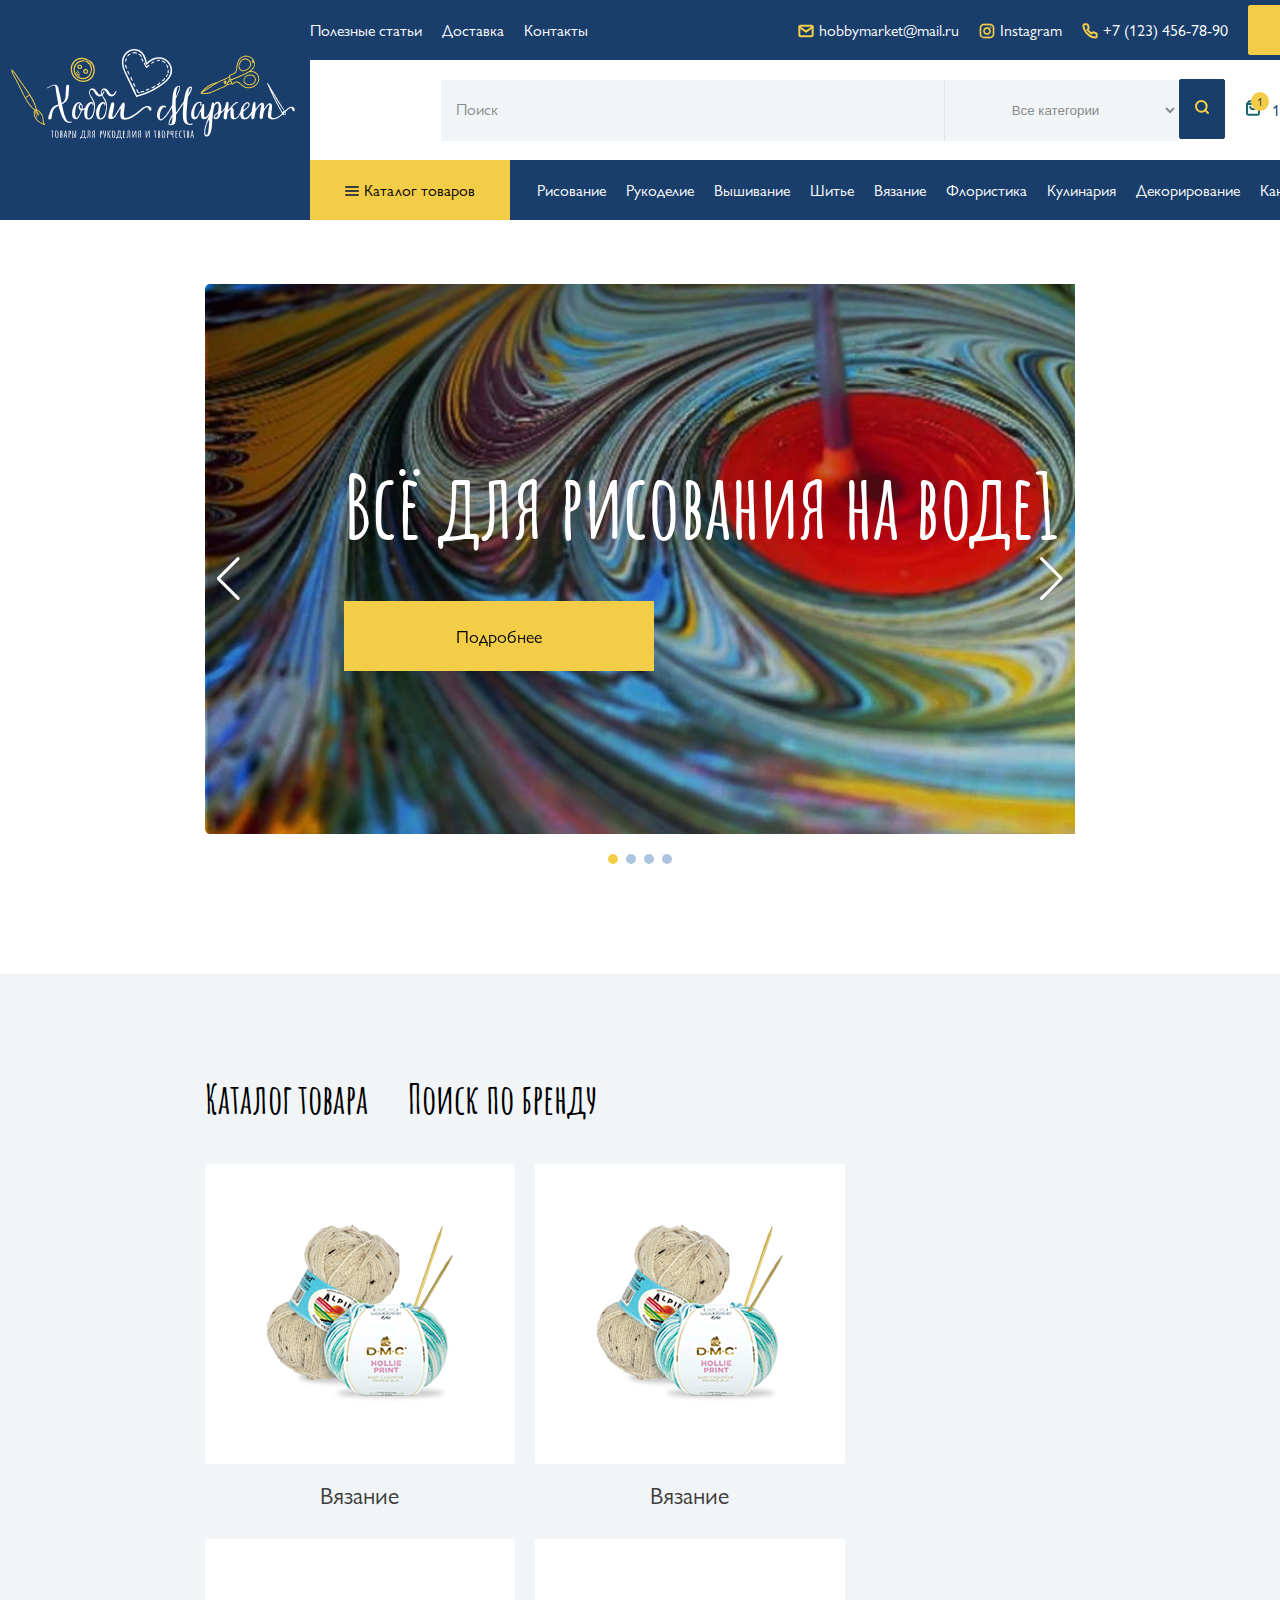
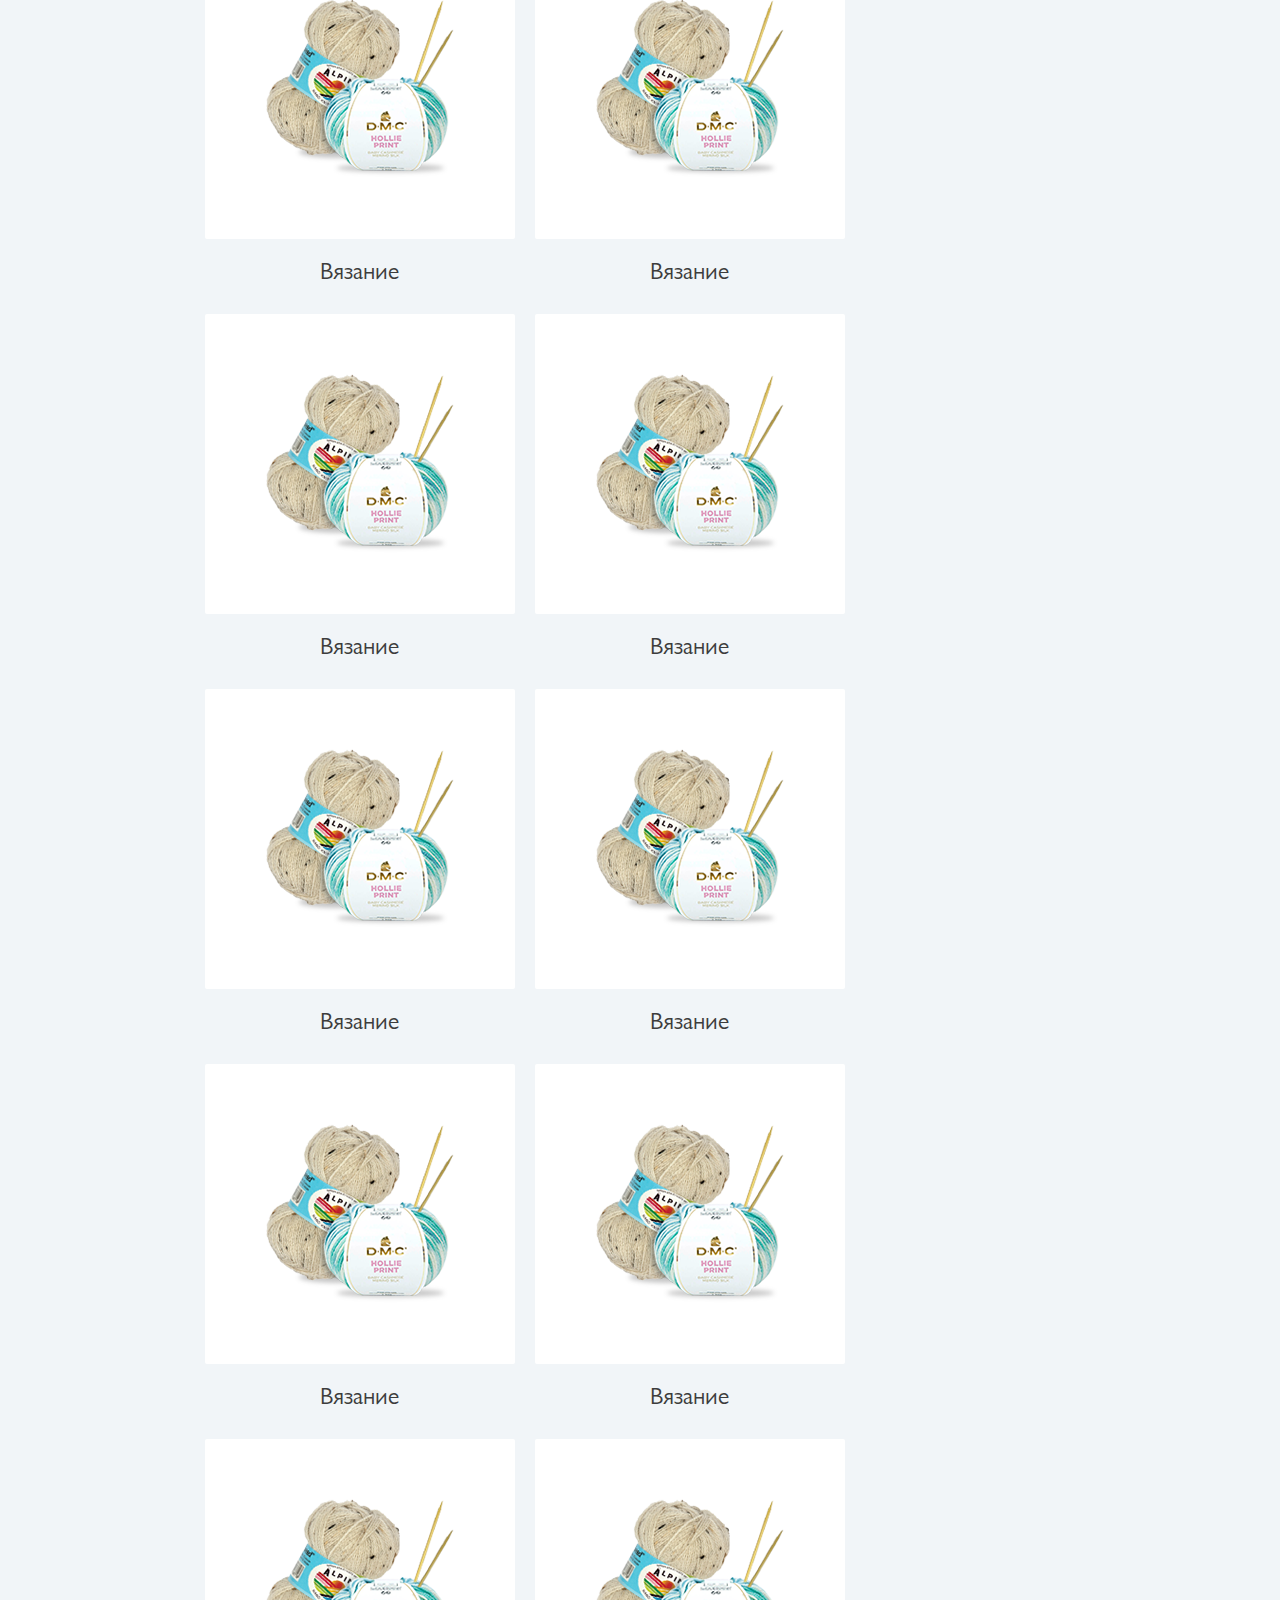
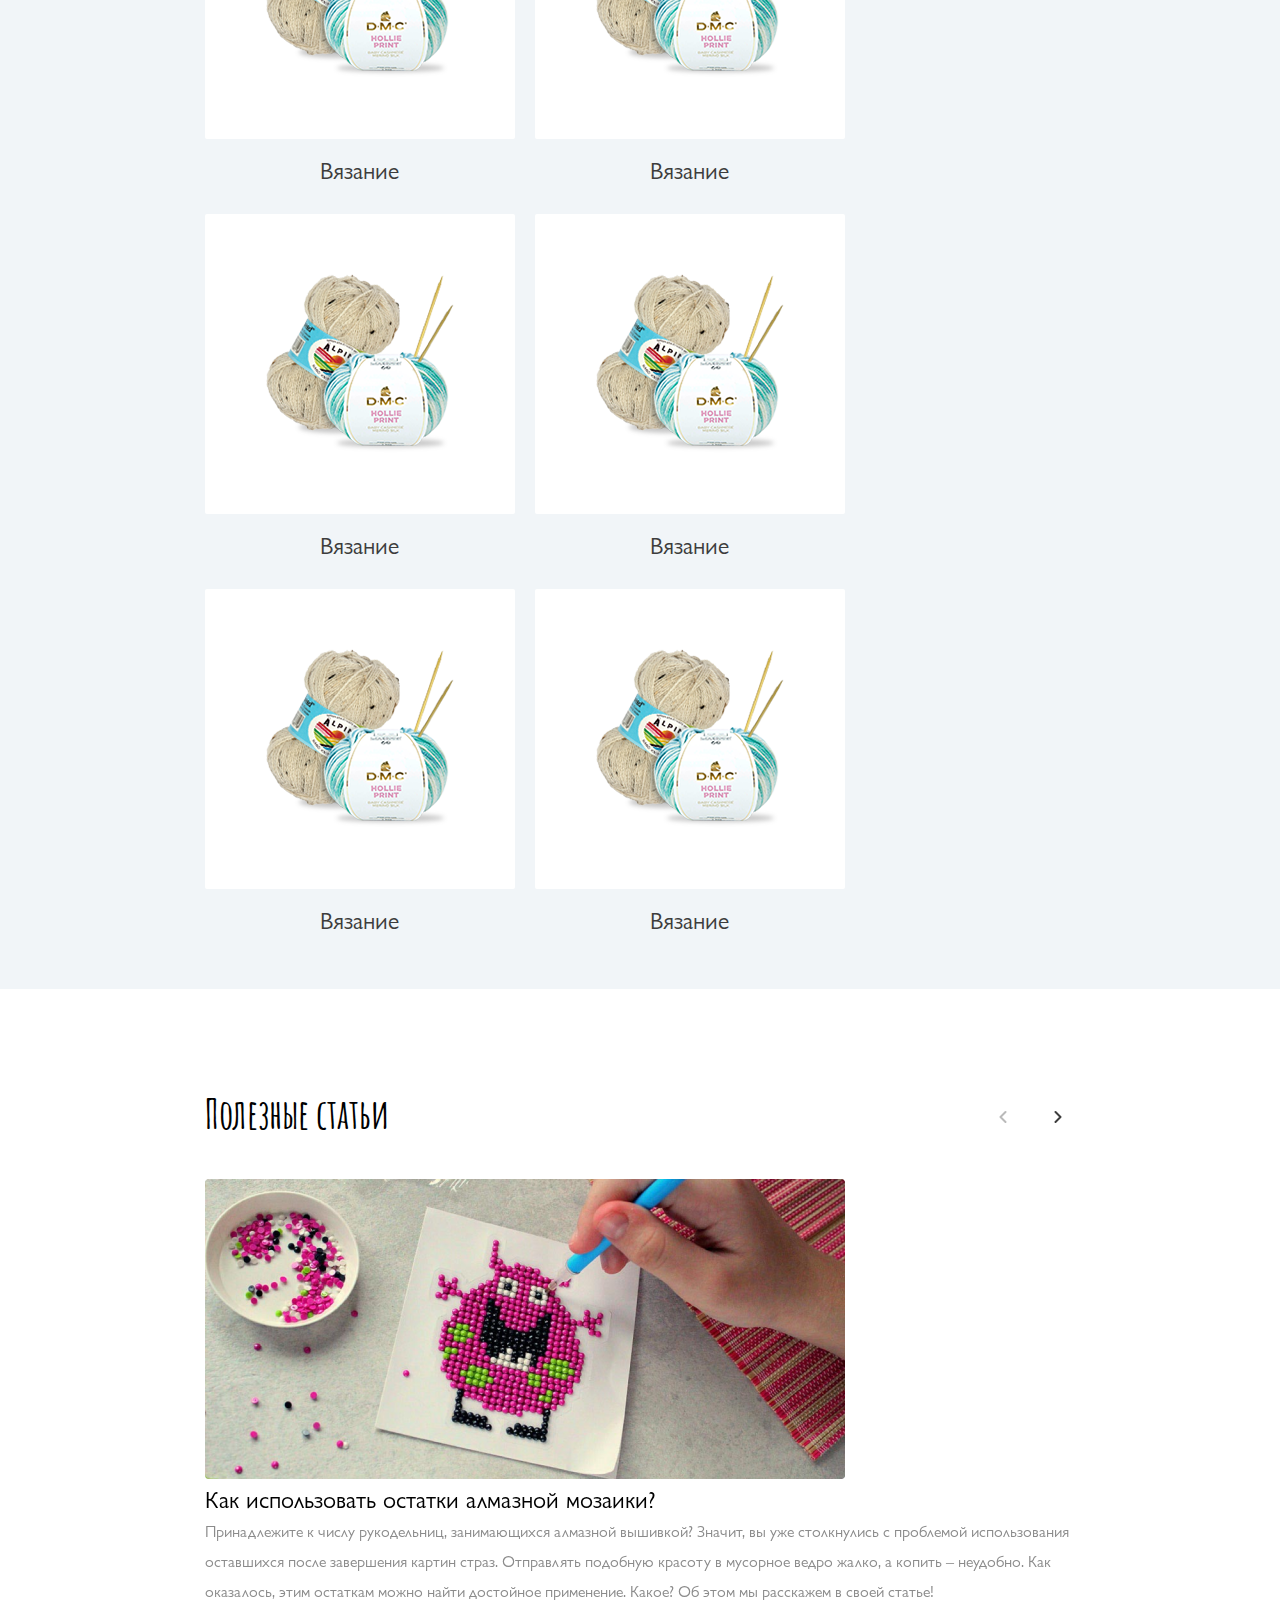
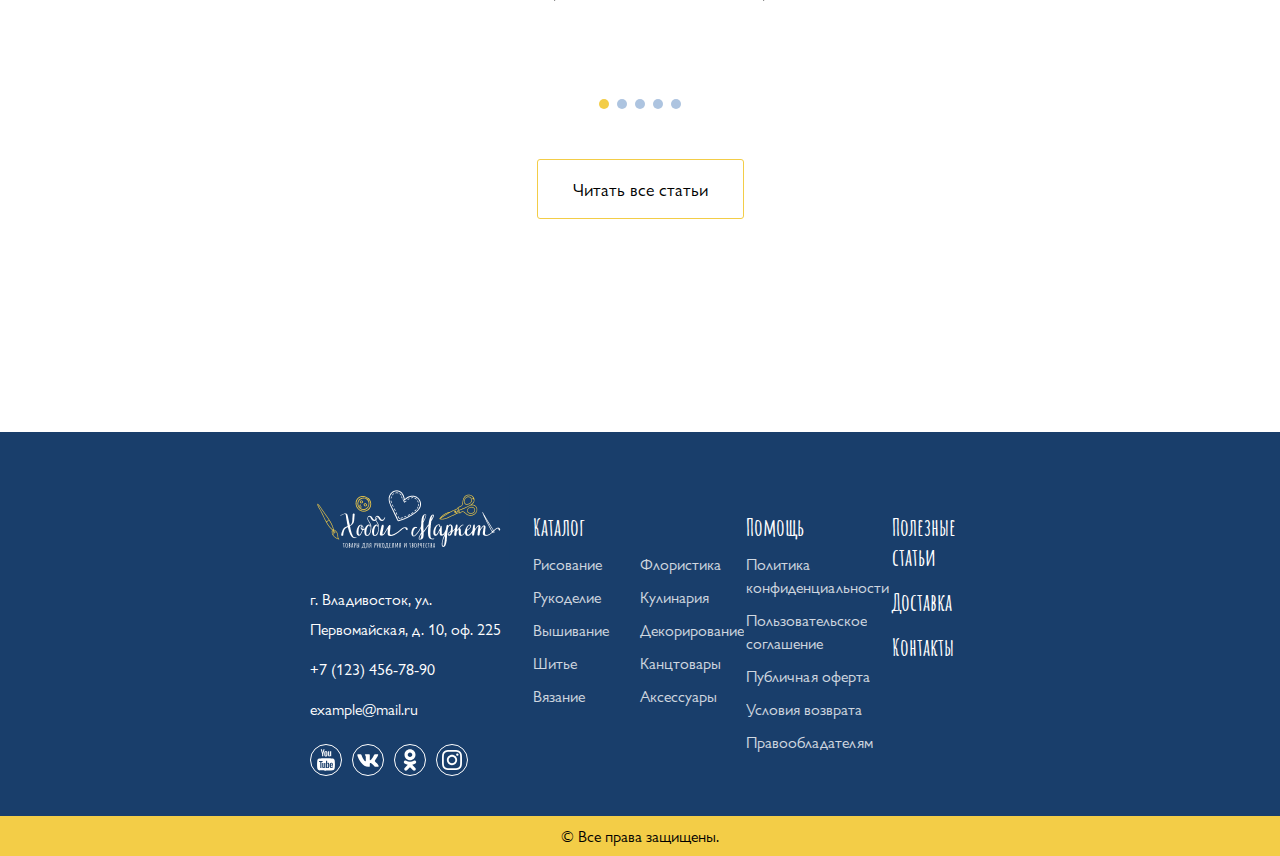
<file: index.html>
<!DOCTYPE html>
<html lang="ru">

<head>
   <meta charset="UTF-8">
   <meta http-equiv="X-UA-Compatible" content="IE=edge">
   <meta name="viewport" content="width=device-width, initial-scale=1.0">
   <title>Хобби-Маркет</title>

   <link rel="stylesheet" href="https://cdn.jsdelivr.net/npm/swiper@9/swiper-bundle.min.css" />

   <link rel="stylesheet" href="../css/reset.css">
   <link rel="stylesheet" href="../css/base.css">
   <link rel="stylesheet" href="../css/main page.css">
   <script defer src="../script/script.js"></script>
</head>

<body>
   <!-- Header -->
   <section>
      <header class="header-big">
         <div class="header-logo">
            <a href="../html/index.html"><img src="../img/лого хобби маркет  1.png" alt="Лого Хобби Маркет"></a>
         </div>
         <div class="header-right">
            <div class="header-top">
               <nav>
                  <ul class="header-nav">
                     <li class="header-links-left"><a href="../html/text page(with prevnext btns).html">Полезные
                           статьи</a></li>
                     <li class="header-links-left"><a href="#">Доставка</a></li>
                     <li class="header-links-left"><a href="../html/contacts.html">Контакты</a></li>
                  </ul>
               </nav>
               <ul class="header-contacts">
                  <li><a class="header-social-mail" href="mailto: hobbymarket@mail.ru">hobbymarket@mail.ru</a></li>
                  <li><a class="header-social-instagram" href="#">Instagram</a></li>
                  <li><a class="header-social-phone" href="tel: +7 (123) 456-78-90">+7 (123) 456-78-90</a></li>
                  <button class="header-button button-orange">Написать</button>
               </ul>

            </div>
            <div class="header-center">
               <form >
                  <input class="search-input" type="search" placeholder="Поиск">
                  <select class="search-select" name="search-select" id="search-select">
                     <option value="">Все категории</option>
                     <option value="">Рисование</option>
                     <option value="">Рукоделие</option>
                     <option value="">Вышивание</option>
                     <option value="">Шитье</option>
                     <option value="">Вязание</option>
                     <option value="">Флористика</option>
                     <option value="">Кулинария</option>
                     <option value="">Декорирование</option>
                     <option value="">Канцтовары</option>
                     <option value="">Аксессуары</option>
                  </select>
                  <button class="search-confirm-button search-btn-main" type="submit"><img src="../img/search.svg" alt=""></button>
                  <button class="search-confirm-button search-btn-mobile" type="submit"><img src="../img/search-mob.svg" alt=""></button>
               </form>
               <div class="price-container">
                  <div class="price-img"><img  src="../img/shopping-bag.svg" alt=""></div>
                  <span class="price-count">15 900 ₽</span>
               </div>
            </div>
            <div class="header-bottom">
               <div class="header-catalog">
                  <button class="header-spoiler-button button-orange">
                     <div class="catalog-burger">
                        <div class="b1"></div>
                        <div class="b2"></div>
                        <div class="b3"></div>
                     </div>
                     Каталог товаров
                  </button>
                  <div class="header-menu-container disabled">
                     <ul class="header-menu-left">
                        <li class="header-menu-categories-container">
                           <a href="" class="header-menu-categories-item">Канцтовары</a>
                           <div class="header-menu-parametres">
                              <div class="header-menu-parametres-item">
                                 <h3 class="sub-categories-title">
                                    Бумага для рисования
                                 </h3>
                                 <ul class="sub-categories-list">
                                    <li>
                                       <a class="spoiler-category-title" href="#">Альбомы для рисования</a>
                                       <ul class="spoiler-categories disabled">
                                          <li>
                                             <a class="spoiler-category-sub-title" href="#">На скрепке</a>
                                             <ul class="inner-spoiler disabled">
                                                <li><a href="">12 листов</a></li>
                                                <li><a href="">24 листа</a></li>
                                             </ul>
                                          </li>
                                          <li>
                                             <a href="">На спирали</a>
                                          </li>
                                          <li>
                                             <a href="">Папка</a>
                                          </li>
                                          <li>
                                             <a href="">Склейка с одной стороны</a>
                                          </li>
                                       </ul>
                                    </li>
                                    <li>
                                       <a href="">Бумага для графики</a>
                                    </li>
                                    <li>
                                       <a href="">Бумага для живописи</a>
                                    </li>
                                    <li>
                                       <a href="">Бумага для черчения</a>
                                    </li>
                                    <li>
                                       <a href="">Скетчбуки</a>
                                    </li>
                                 </ul>
                              </div>
                              <div class="header-menu-parametres-item">
                                 <h3 class="sub-categories-title">
                                    Бумага для рисования
                                 </h3>
                                 <ul class="sub-categories-list">
                                    <li class="test">
                                       <a class="spoiler-category-title" href="#">Альбомы для рисования</a>
                                       <ul class="spoiler-categories disabled">
                                          <li>
                                             <a class="spoiler-category-sub-title" href="#">На скрепке</a>
                                             <ul class="inner-spoiler disabled">
                                                <li><a href="">12 листов</a></li>
                                                <li><a href="">24 листа</a></li>
                                             </ul>
                                          </li>
                                          <li>
                                             <a href="">На спирали</a>
                                          </li>
                                          <li>
                                             <a href="">Папка</a>
                                          </li>
                                          <li>
                                             <a href="">Склейка с одной стороны</a>
                                          </li>
                                       </ul>
                                    </li>
                                    <li>
                                       <a href="">Бумага для графики</a>
                                    </li>
                                    <li>
                                       <a href="">Бумага для живописи</a>
                                    </li>
                                    <li>
                                       <a href="">Бумага для черчения</a>
                                    </li>
                                    <li>
                                       <a href="">Скетчбуки</a>
                                    </li>
                                 </ul>
                              </div>
                              <div class="header-menu-parametres-item">
                                 <h3 class="sub-categories-title">
                                    Бумага для рисования
                                 </h3>
                                 <ul class="sub-categories-list">
                                    <li>
                                       <a class="spoiler-category-title" href="#">Альбомы для рисования</a>
                                       <ul class="spoiler-categories disabled">
                                          <li>
                                             <a class="spoiler-category-sub-title" href="#">На скрепке</a>
                                             <ul class="inner-spoiler disabled">
                                                <li><a href="">12 листов</a></li>
                                                <li><a href="">24 листа</a></li>
                                             </ul>
                                          </li>
                                          <li>
                                             <a href="">На спирали</a>
                                          </li>
                                          <li>
                                             <a href="">Папка</a>
                                          </li>
                                          <li>
                                             <a href="">Склейка с одной стороны</a>
                                          </li>
                                       </ul>
                                    </li>
                                    <li>
                                       <a href="">Бумага для графики</a>
                                    </li>
                                    <li>
                                       <a href="">Бумага для живописи</a>
                                    </li>
                                    <li>
                                       <a href="">Бумага для черчения</a>
                                    </li>
                                    <li>
                                       <a href="">Скетчбуки</a>
                                    </li>
                                 </ul>
                              </div>
                              <div class="header-menu-parametres-item">
                                 <h3 class="sub-categories-title">
                                    Бумага для рисования
                                 </h3>
                                 <ul class="sub-categories-list">
                                    <li>
                                       <a class="spoiler-category-title" href="#">Альбомы для рисования</a>
                                       <ul class="spoiler-categories disabled">
                                          <li>
                                             <a class="spoiler-category-sub-title" href="#">На скрепке</a>
                                             <ul class="inner-spoiler disabled">
                                                <li><a href="">12 листов</a></li>
                                                <li><a href="">24 листа</a></li>
                                             </ul>
                                          </li>
                                          <li>
                                             <a href="">На спирали</a>
                                          </li>
                                          <li>
                                             <a href="">Папка</a>
                                          </li>
                                          <li>
                                             <a href="">Склейка с одной стороны</a>
                                          </li>
                                       </ul>
                                    </li>
                                    <li>
                                       <a href="">Бумага для графики</a>
                                    </li>
                                    <li>
                                       <a href="">Бумага для живописи</a>
                                    </li>
                                    <li>
                                       <a href="">Бумага для черчения</a>
                                    </li>
                                    <li>
                                       <a href="">Скетчбуки</a>
                                    </li>
                                 </ul>
                              </div>
                           </div>
                        </li>
                        <li class="header-menu-categories-container">
                           <a href="" class="header-menu-categories-item">Товары для художников</a>
                        </li>
                        <li class="header-menu-categories-container">
                           <a href="" class="header-menu-categories-item">Бумага и бумажная продукция</a>
                        </li>
                        <li class="header-menu-categories-container">
                           <a href="" class="header-menu-categories-item">Шитье</a>
                        </li>
                        <li class="header-menu-categories-container">
                           <a href="" class="header-menu-categories-item">Вязание</a>
                        </li>
                        <li class="header-menu-categories-container">
                           <a href="" class="header-menu-categories-item">Флористика</a>
                        </li>
                        <li class="header-menu-categories-container">
                           <a href="" class="header-menu-categories-item">Кулинария</a>
                        </li>
                        <li class="header-menu-categories-container">
                           <a href="" class="header-menu-categories-item">Декорирование</a>
                        </li>
                        <li class="header-menu-categories-container">
                           <a href="" class="header-menu-categories-item">Канцтовары</a>
                        </li>
                        <li class="header-menu-categories-container">
                           <a href="" class="header-menu-categories-item">Аксессуары</a>
                        </li>
                        <li class="header-menu-categories-container">
                           <a href="" class="header-menu-categories-item">Пример для скроллбара</a>
                        </li>
                        <li class="header-menu-categories-container">
                           <a href="" class="header-menu-categories-item">Пример для скроллбара</a>
                        </li>
                        <li class="header-menu-categories-container">
                           <a href="" class="header-menu-categories-item">Пример для скроллбара</a>
                        </li>
                        <li class="header-menu-categories-container">
                           <a href="" class="header-menu-categories-item">Пример для скроллбара</a>
                        </li>
                     </ul>

                  </div>

               </div>
               <nav>
                  <ul class="header-bottom-nav">
                     <li><a href="#">Рисование</a></li>
                     <li><a href="#">Рукоделие</a></li>
                     <li><a href="#">Вышивание</a></li>
                     <li><a href="#">Шитье</a></li>
                     <li><a href="#">Вязание</a></li>
                     <li><a href="#">Флористика</a></li>
                     <li><a href="#">Кулинария</a></li>
                     <li><a href="#">Декорирование</a></li>
                     <li><a href="#">Канцтовары</a></li>
                     <li><a href="#">Аксессуары</a></li>
                  </ul>

               </nav>
            </div>
         </div>
      </header>
      <header class="header-small">
         <div class="header-right">
            <div class="header-top">

               <nav>
                  <button class="burger">
                     <img src="../img/menu.svg" alt="Меню">
                  </button>
                  <ul class="header-nav burger-menu burger-closed">
                     <li class="header-links-left"><a href="../html/text page(with prevnext btns).html">Полезные
                           статьи</a></li>
                     <li class="header-links-left"><a href="#">Доставка</a></li>
                     <li class="header-links-left"><a href="../html/contacts.html">Контакты</a></li>
                  </ul>
               </nav>
               <ul class="header-contacts">
                  <li><a class="header-social-mail" href="mailto: hobbymarket@mail.ru">hobbymarket@mail.ru</a></li>
                  <li><a class="header-social-instagram" href="#">Instagram</a></li>
                  <li><a class="header-social-phone" href="tel: +7 (123) 456-78-90">+7 (123) 456-78-90</a></li>
                  <button class="header-button button-orange">Написать</button>
               </ul>

            </div>
            <div class="header-small__cntr">
               <div class="header-logo">
                  <a href="../html/index.html"><img src="../img/logo-small.png" alt="Лого Хобби Маркет"></a>
               </div>
               <div class="header-center">
                  <form >
                     <input class="search-input" type="search" placeholder="Поиск">
                     <select class="search-select" name="search-select" id="search-select">
                        <option value="">Все категории</option>
                        <option value="">Рисование</option>
                        <option value="">Рукоделие</option>
                        <option value="">Вышивание</option>
                        <option value="">Шитье</option>
                        <option value="">Вязание</option>
                        <option value="">Флористика</option>
                        <option value="">Кулинария</option>
                        <option value="">Декорирование</option>
                        <option value="">Канцтовары</option>
                        <option value="">Аксессуары</option>
                     </select>
                     <button class="search-confirm-button search-btn-main" type="submit"><img src="../img/search.svg" alt=""></button>
                     <button class="search-confirm-button search-btn-mobile" type="submit"><img src="../img/search-mob.svg" alt=""></button>
                  </form>
                  <div class="price-container">
                     <div class="price-img"><img  src="../img/shopping-bag.svg" alt=""></div>
                     <span class="price-count">15 900 ₽</span>
                  </div>
               </div>
            </div>
            <div class="header-bottom">
               <div class="header-catalog">
                  <button class="header-spoiler-button button-orange">
                     <div class="catalog-burger">
                        <div class="b1"></div>
                        <div class="b2"></div>
                        <div class="b3"></div>
                     </div>
                     Каталог товаров
                  </button>
                  <div class="header-menu-container disabled">
                     <ul class="header-menu-left">
                        <li class="header-menu-categories-container">
                           <a href="" class="header-menu-categories-item">Канцтовары</a>
                        </li>
                        <li class="header-menu-categories-container">
                           <a href="" class="header-menu-categories-item">Товары для художников</a>
                        </li>
                        <li class="header-menu-categories-container">
                           <a href="" class="header-menu-categories-item">Бумага и бумажная продукция</a>
                        </li>
                        <li class="header-menu-categories-container">
                           <a href="" class="header-menu-categories-item">Шитье</a>
                        </li>
                        <li class="header-menu-categories-container">
                           <a href="" class="header-menu-categories-item">Вязание</a>
                        </li>
                        <li class="header-menu-categories-container">
                           <a href="" class="header-menu-categories-item">Флористика</a>
                        </li>
                        <li class="header-menu-categories-container">
                           <a href="" class="header-menu-categories-item">Кулинария</a>
                        </li>
                        <li class="header-menu-categories-container">
                           <a href="" class="header-menu-categories-item">Декорирование</a>
                        </li>
                        <li class="header-menu-categories-container">
                           <a href="" class="header-menu-categories-item">Канцтовары</a>
                        </li>
                        <li class="header-menu-categories-container">
                           <a href="" class="header-menu-categories-item">Аксессуары</a>
                        </li>
                        <li class="header-menu-categories-container">
                           <a href="" class="header-menu-categories-item">Пример для скроллбара</a>
                        </li>
                        <li class="header-menu-categories-container">
                           <a href="" class="header-menu-categories-item">Пример для скроллбара</a>
                        </li>
                        <li class="header-menu-categories-container">
                           <a href="" class="header-menu-categories-item">Пример для скроллбара</a>
                        </li>
                        <li class="header-menu-categories-container">
                           <a href="" class="header-menu-categories-item">Пример для скроллбара</a>
                        </li>
                     </ul>

                  </div>

               </div>
               <nav>
                  <ul class="header-bottom-nav">
                     <li><a href="#">Рисование</a></li>
                     <li><a href="#">Рукоделие</a></li>
                     <li><a href="#">Вышивание</a></li>
                     <li><a href="#">Шитье</a></li>
                     <li><a href="#">Вязание</a></li>
                     <li><a href="#">Флористика</a></li>
                     <li><a href="#">Кулинария</a></li>
                     <li><a href="#">Декорирование</a></li>
                     <li><a href="#">Канцтовары</a></li>
                     <li><a href="#">Аксессуары</a></li>
                  </ul>

               </nav>
            </div>
         </div>
      </header>
   </section>

   <!-- Hero -->
   <section class="hero-section">
      <div class="swiper-hero swiper">
         <div class="swiper-hero__wrapper swiper-wrapper">
            <div class="swiper-hero__slide swiper-slide">
               <img src="../img/hero image.png" alt="Рисование на воде" srcset="">
               <h2 class="slider-text">Всё для рисования на воде1</h2><button
                  class="slider-button button-orange">Подробнее</button>
            </div>
            <div class="swiper-hero__slide swiper-slide">
               <img src="../img/hero image.png" alt="Рисование на воде" srcset="">
               <h2 class="slider-text">Всё для рисования на воде2</h2><button
                  class="slider-button button-orange">Подробнее</button>
            </div>
            <div class="swiper-hero__slide swiper-slide">
               <img src="../img/hero image.png" alt="Рисование на воде" srcset="">
               <h2 class="slider-text">Всё для рисования на воде3</h2><button
                  class="slider-button button-orange">Подробнее</button>
            </div>
            <div class="swiper-hero__slide swiper-slide">
               <img src="../img/hero image.png" alt="Рисование на воде" srcset="">
               <h2 class="slider-text">Всё для рисования на воде4</h2><button
                  class="slider-button button-orange">Подробнее</button>
            </div>
         </div>
         <div class="swiper-hero__pagination swiper-pagination"></div>
         <div class="swiper-hero__prev swiper-button-prev"></div>
         <div class="swiper-hero__next swiper-button-next"></div>
      </div>

   </section>

   <!-- Catalog -->
   <section class="catalog-section">
      <ul class="catalog-container">
         <li>
            <form action="../html/catalog.html"><button class="catalog-button" type="submit">Каталог товара</button>
            </form>
         </li>
         <li><button class="catalog-button">Поиск по бренду</button></li>
      </ul>
      <ul class="catalog-items-list">
         <li>
            <a href="../html/knitting.html">
               <div class="catalog-item">
                  <div class="catalog-img-item-container"><img class="catalog-item-img" src="../img/image 1.png" alt="">
                  </div>
                  <div class="catalog-item-title">Вязание</div>
               </div>
            </a>
         </li>
         <li>
            <a href="../html/knitting.html">
               <div class="catalog-item">
                  <div class="catalog-img-item-container"><img class="catalog-item-img" src="../img/image 1.png" alt="">
                  </div>
                  <div class="catalog-item-title">Вязание</div>
               </div>
            </a>
         </li>
         <li>
            <a href="../html/knitting.html">
               <div class="catalog-item">
                  <div class="catalog-img-item-container"><img class="catalog-item-img" src="../img/image 1.png" alt="">
                  </div>
                  <div class="catalog-item-title">Вязание</div>
               </div>
            </a>
         </li>
         <li>
            <a href="../html/knitting.html">
               <div class="catalog-item">
                  <div class="catalog-img-item-container"><img class="catalog-item-img" src="../img/image 1.png" alt="">
                  </div>
                  <div class="catalog-item-title">Вязание</div>
               </div>
            </a>
         </li>
         <li>
            <a href="../html/knitting.html">
               <div class="catalog-item">
                  <div class="catalog-img-item-container"><img class="catalog-item-img" src="../img/image 1.png" alt="">
                  </div>
                  <div class="catalog-item-title">Вязание</div>
               </div>
            </a>
         </li>
         <li>
            <a href="../html/knitting.html">
               <div class="catalog-item">
                  <div class="catalog-img-item-container"><img class="catalog-item-img" src="../img/image 1.png" alt="">
                  </div>
                  <div class="catalog-item-title">Вязание</div>
               </div>
            </a>
         </li>
         <li>
            <a href="../html/knitting.html">
               <div class="catalog-item">
                  <div class="catalog-img-item-container"><img class="catalog-item-img" src="../img/image 1.png" alt="">
                  </div>
                  <div class="catalog-item-title">Вязание</div>
               </div>
            </a>
         </li>
         <li>
            <a href="../html/knitting.html">
               <div class="catalog-item">
                  <div class="catalog-img-item-container"><img class="catalog-item-img" src="../img/image 1.png" alt="">
                  </div>
                  <div class="catalog-item-title">Вязание</div>
               </div>
            </a>
         </li>
         <li>
            <a href="../html/knitting.html">
               <div class="catalog-item">
                  <div class="catalog-img-item-container"><img class="catalog-item-img" src="../img/image 1.png" alt="">
                  </div>
                  <div class="catalog-item-title">Вязание</div>
               </div>
            </a>
         </li>
         <li>
            <a href="../html/knitting.html">
               <div class="catalog-item">
                  <div class="catalog-img-item-container"><img class="catalog-item-img" src="../img/image 1.png" alt="">
                  </div>
                  <div class="catalog-item-title">Вязание</div>
               </div>
            </a>
         </li>
         <li>
            <a href="../html/knitting.html">
               <div class="catalog-item">
                  <div class="catalog-img-item-container"><img class="catalog-item-img" src="../img/image 1.png" alt="">
                  </div>
                  <div class="catalog-item-title">Вязание</div>
               </div>
            </a>
         </li>
         <li>
            <a href="../html/knitting.html">
               <div class="catalog-item">
                  <div class="catalog-img-item-container"><img class="catalog-item-img" src="../img/image 1.png" alt="">
                  </div>
                  <div class="catalog-item-title">Вязание</div>
               </div>
            </a>
         </li>
         <li>
            <a href="../html/knitting.html">
               <div class="catalog-item">
                  <div class="catalog-img-item-container"><img class="catalog-item-img" src="../img/image 1.png" alt="">
                  </div>
                  <div class="catalog-item-title">Вязание</div>
               </div>
            </a>
         </li>
         <li>
            <a href="../html/knitting.html">
               <div class="catalog-item">
                  <div class="catalog-img-item-container"><img class="catalog-item-img" src="../img/image 1.png" alt="">
                  </div>
                  <div class="catalog-item-title">Вязание</div>
               </div>
            </a>
         </li>
         <li>
            <a href="../html/knitting.html">
               <div class="catalog-item">
                  <div class="catalog-img-item-container"><img class="catalog-item-img" src="../img/image 1.png" alt="">
                  </div>
                  <div class="catalog-item-title">Вязание</div>
               </div>
            </a>
         </li>
         <li>
            <a href="../html/knitting.html">
               <div class="catalog-item">
                  <div class="catalog-img-item-container"><img class="catalog-item-img" src="../img/image 1.png" alt="">
                  </div>
                  <div class="catalog-item-title">Вязание</div>
               </div>
            </a>
         </li>
      </ul>
   </section>

   <!-- Useful articles -->
   <section class="articles-section">

      <div class="swiper-articles swiper">
         <div class="swiper-articles-top">
            <h2 class="articles-main-title">
               Полезные статьи
            </h2>
            <div class="swiper-articles-nav">
               <div class="swiper-articles-button__prev swiper-button-prev"></div>
               <div class="swiper-articles-button__next swiper-button-next"></div>
            </div>
         </div>
         <div class="swiper-articles-wrapper swiper-wrapper">
            <div class="swiper-articles-slide swiper-slide">
               <img class="swiper-articles-slide__image" src="../img/Rectangle 27.png" alt="Алмазная мозаика">
               <h3 class="swiper-articles-slide__title">
                  Как использовать остатки алмазной мозаики?
               </h3>
               <p class="swiper-articles-slide__text">
                  Принадлежите к числу рукодельниц, занимающихся алмазной вышивкой? Значит,
                  вы уже столкнулись с проблемой использования оставшихся после завершения картин страз. Отправлять
                  подобную красоту в мусорное ведро жалко, а копить – неудобно. Как оказалось, этим остаткам можно найти
                  достойное применение. Какое? Об этом мы расскажем в своей статье!
               </p>
            </div>
            <div class="swiper-articles-slide swiper-slide">
               <img class="swiper-articles-slide__image" src="../img/Rectangle 27.png" alt="Алмазная мозаика">
               <h3 class="swiper-articles-slide__title">
                  Как использовать остатки алмазной мозаики?
               </h3>
               <p class="swiper-articles-slide__text">
                  Принадлежите к числу рукодельниц, занимающихся алмазной вышивкой? Значит,
                  вы уже столкнулись с проблемой использования оставшихся после завершения картин страз. Отправлять
                  подобную красоту в мусорное ведро жалко, а копить – неудобно. Как оказалось, этим остаткам можно найти
                  достойное применение. Какое? Об этом мы расскажем в своей статье!
               </p>
            </div>
            <div class="swiper-articles-slide swiper-slide">
               <img class="swiper-articles-slide__image" src="../img/Rectangle 27.png" alt="Алмазная мозаика">
               <h3 class="swiper-articles-slide__title">
                  Как использовать остатки алмазной мозаики?
               </h3>
               <p class="swiper-articles-slide__text">
                  Принадлежите к числу рукодельниц, занимающихся алмазной вышивкой? Значит,
                  вы уже столкнулись с проблемой использования оставшихся после завершения картин страз. Отправлять
                  подобную красоту в мусорное ведро жалко, а копить – неудобно. Как оказалось, этим остаткам можно найти
                  достойное применение. Какое? Об этом мы расскажем в своей статье!
               </p>
            </div>
            <div class="swiper-articles-slide swiper-slide">
               <img class="swiper-articles-slide__image" src="../img/Rectangle 27.png" alt="Алмазная мозаика">
               <h3 class="swiper-articles-slide__title">
                  Как использовать остатки алмазной мозаики?
               </h3>
               <p class="swiper-articles-slide__text">
                  Принадлежите к числу рукодельниц, занимающихся алмазной вышивкой? Значит,
                  вы уже столкнулись с проблемой использования оставшихся после завершения картин страз. Отправлять
                  подобную красоту в мусорное ведро жалко, а копить – неудобно. Как оказалось, этим остаткам можно найти
                  достойное применение. Какое? Об этом мы расскажем в своей статье!
               </p>
            </div>
            <div class="swiper-articles-slide swiper-slide">
               <img class="swiper-articles-slide__image" src="../img/Rectangle 27.png" alt="Алмазная мозаика">
               <h3 class="swiper-articles-slide__title">
                  Как использовать остатки алмазной мозаики?
               </h3>
               <p class="swiper-articles-slide__text">
                  Принадлежите к числу рукодельниц, занимающихся алмазной вышивкой? Значит,
                  вы уже столкнулись с проблемой использования оставшихся после завершения картин страз. Отправлять
                  подобную красоту в мусорное ведро жалко, а копить – неудобно. Как оказалось, этим остаткам можно найти
                  достойное применение. Какое? Об этом мы расскажем в своей статье!
               </p>
            </div>
         </div>
         <div class="swiper-articles-pagination swiper-pagination"></div>

      </div>
      <form class="articles-form" action="../html/articles.html">
         <button class="articles-button btn-yellow-border" type="submit">Читать все статьи</button>
      </form>
   </section>

   <!-- Footer -->
   <section>
      <footer class="footer-big">
         <div class="footer">
            <div class="footer-left">
               <a href="../html/index.html"><img class="footer-logo" src="../img/лого хобби маркет  2.png"
                     alt="Лого Хобби Маркет"></a>
               <div class="footer-contacts">
                  <ul>
                     <li>г. Владивосток, ул. Первомайская, д. 10, оф. 225</li>
                     <li><a href="tel: +7 (123) 456-78-90">+7 (123) 456-78-90</a></li>
                     <li><a href="mailto: example@mail.ru">example@mail.ru</a></li>
                     <li>
                        <ul class="footer-social-links">
                           <li class="footer-social-links__link">
                              <a class="footer-social-links__yt"
                                 href="https://cyber.sports.ru/tribuna/blogs/betterthansex/2869411.html"></a>
                           </li>
                           <li class="footer-social-links__link">
                              <a class="footer-social-links__vk" href=""></a>
                           </li>
                           <li class="footer-social-links__link">
                              <a class="footer-social-links__ok" href=""></a>
                           </li>
                           <li class="footer-social-links__link">
                              <a class="footer-social-links__instagram" href=""></a>
                           </li>
                        </ul>
                     </li>
                  </ul>
               </div>
            </div>
            <div class="footer-catalogue">
               <h3>Каталог</h3>
               <ul class="footer-catalogue__list">
                  <li><a href="">Рисование</a></li>
                  <li><a href="">Рукоделие</a></li>
                  <li><a href="">Вышивание</a></li>
                  <li><a href="">Шитье</a></li>
                  <li><a href="">Вязание</a></li>
                  <li><a href="">Флористика</a></li>
                  <li><a href="">Кулинария</a></li>
                  <li><a href="">Декорирование</a></li>
                  <li><a href="">Канцтовары</a></li>
                  <li><a href="">Аксессуары</a></li>
               </ul>
            </div>
            <div class="footer-help">
               <h3>Помощь</h3>
               <ul class="footer-help_list">
                  <li><a href="">Политика конфиденциальности</a></li>
                  <li><a href="">Пользовательское соглашение</a></li>
                  <li><a href="">Публичная оферта</a></li>
                  <li><a href="">Условия возврата</a></li>
                  <li><a href="">Правообладателям</a></li>
               </ul>
            </div>
            <div class="footer-links">
               <ul>
                  <li><a href="">Полезные статьи</a></li>
                  <li><a href="">Доставка</a></li>
                  <li><a href="">Контакты</a></li>
               </ul>
            </div>
         </div>
         <div class="footer-copyright">© Все права защищены.</div>
      </footer>
      <footer class="footer-small">
         <div class="footer">
            <a class="footer-logo-container" href="../html/index.html">
               <img class="footer-logo" src="../img/лого хобби маркет  2.png" alt="Лого Хобби Маркет">
            </a>
            
           <div class="footer-middle">
            <div class="footer-catalogue">
               <h3>Каталог</h3>
               <ul class="footer-catalogue__list">
                  <li><a href="">Рисование</a></li>
                  <li><a href="">Рукоделие</a></li>
                  <li><a href="">Вышивание</a></li>
                  <li><a href="">Шитье</a></li>
                  <li><a href="">Вязание</a></li>
                  <li><a href="">Флористика</a></li>
                  <li><a href="">Кулинария</a></li>
                  <li><a href="">Декорирование</a></li>
                  <li><a href="">Канцтовары</a></li>
                  <li><a href="">Аксессуары</a></li>
               </ul>
            </div>
            <div class="footer-help">
               <h3>Помощь</h3>
               <ul class="footer-help_list">
                  <li><a href="">Политика конфиденциальности</a></li>
                  <li><a href="">Пользовательское соглашение</a></li>
                  <li><a href="">Публичная оферта</a></li>
                  <li><a href="">Условия возврата</a></li>
                  <li><a href="">Правообладателям</a></li>
               </ul>
            </div>
            <div class="footer-links">
               <ul>
                  <li><a href="">Полезные статьи</a></li>
                  <li><a href="">Доставка</a></li>
                  <li><a href="">Контакты</a></li>
               </ul>
            </div>
           </div>
            <div class="footer-left">

               <div class="footer-contacts">
                  <ul class="footer-contacts-info">
                     <li>г. Владивосток, ул. Первомайская, д. 10, оф. 225</li>
                     <li><a href="tel: +7 (123) 456-78-90">+7 (123) 456-78-90</a></li>
                     <li><a href="mailto: example@mail.ru">example@mail.ru</a></li>
                     <li>
                        <ul class="footer-social-links">
                           <li class="footer-social-links__link">
                              <a class="footer-social-links__yt"
                                 href="https://cyber.sports.ru/tribuna/blogs/betterthansex/2869411.html"></a>
                           </li>
                           <li class="footer-social-links__link">
                              <a class="footer-social-links__vk" href=""></a>
                           </li>
                           <li class="footer-social-links__link">
                              <a class="footer-social-links__ok" href=""></a>
                           </li>
                           <li class="footer-social-links__link">
                              <a class="footer-social-links__instagram" href=""></a>
                           </li>
                        </ul>
                     </li>
                  </ul>
               </div>
            </div>
         </div>
         <div class="footer-copyright">© Все права защищены.</div>
      </footer>
   </section>

   <script src="https://cdn.jsdelivr.net/npm/swiper@9/swiper-bundle.min.js"></script>
   <script type="module" src="../script/swiperIni.js"></script>
   <script src="../script/script.js"></script>
</body>

</html>
</file>
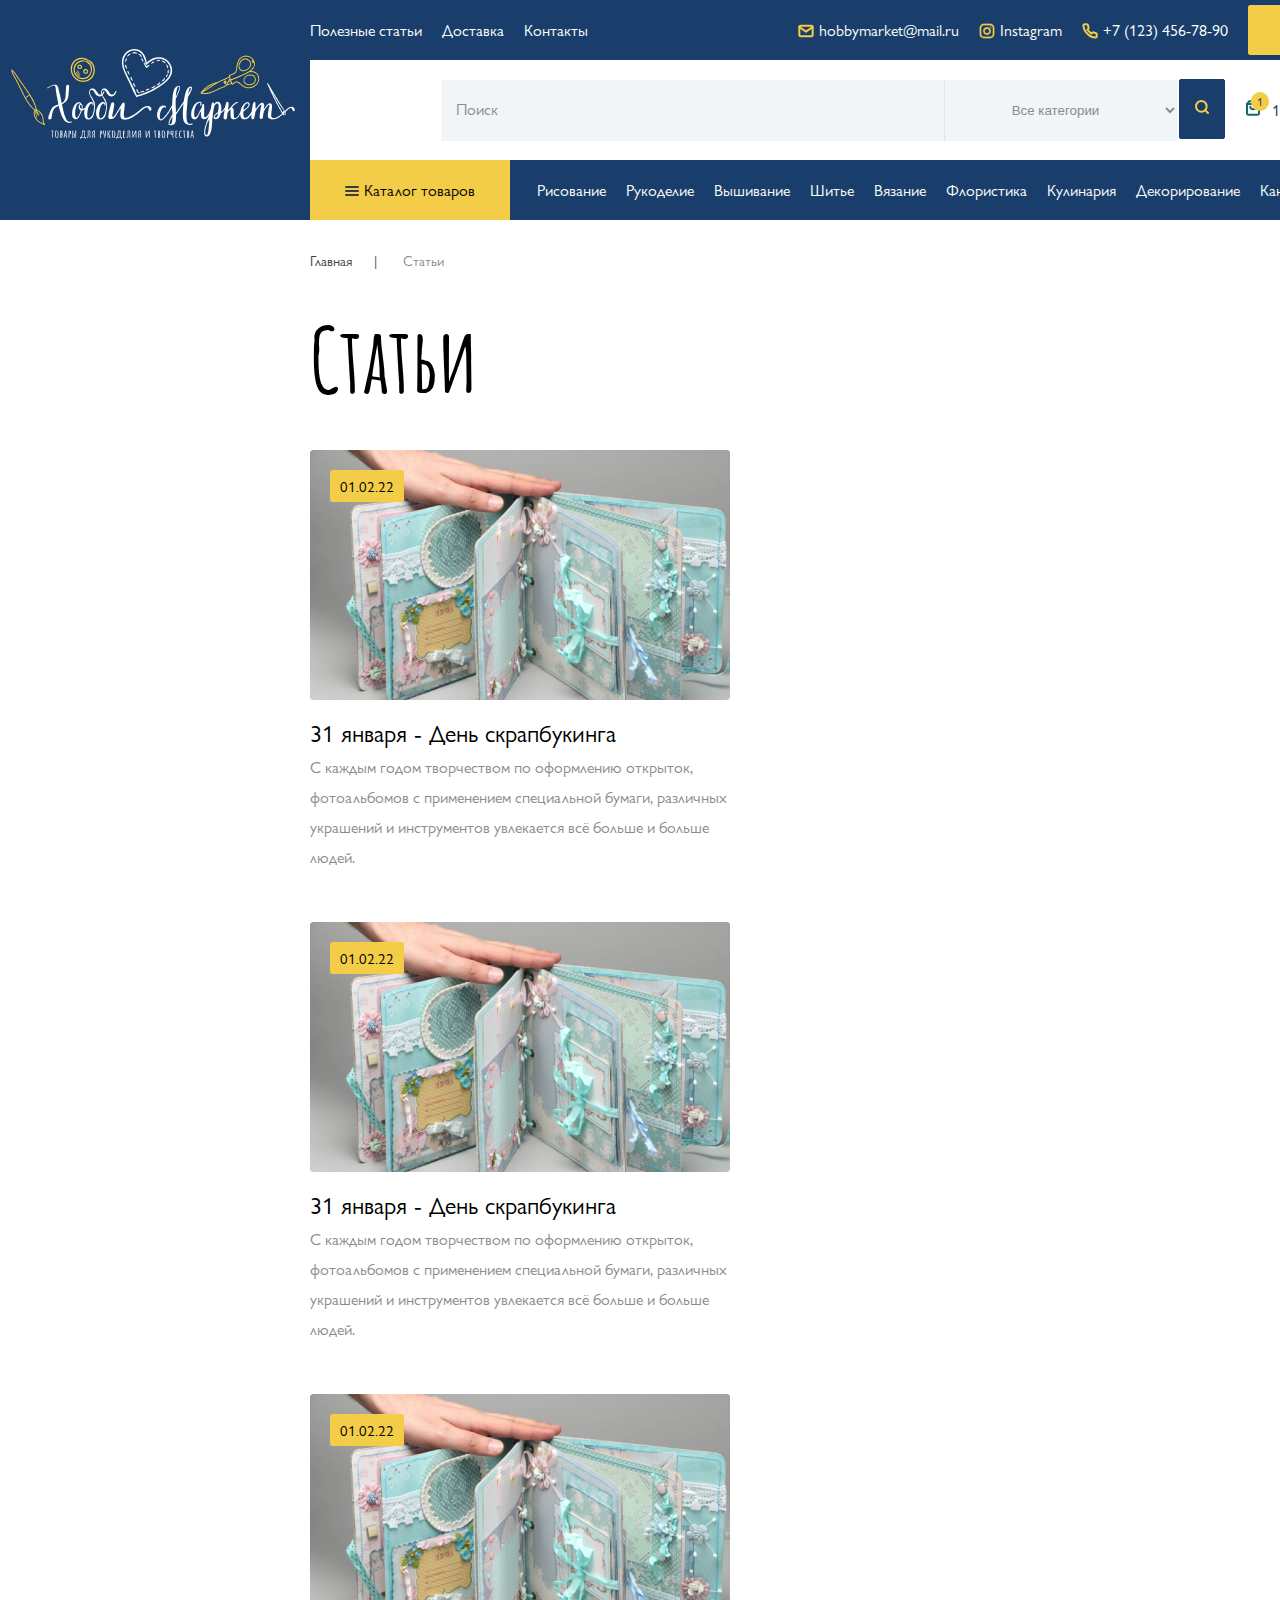
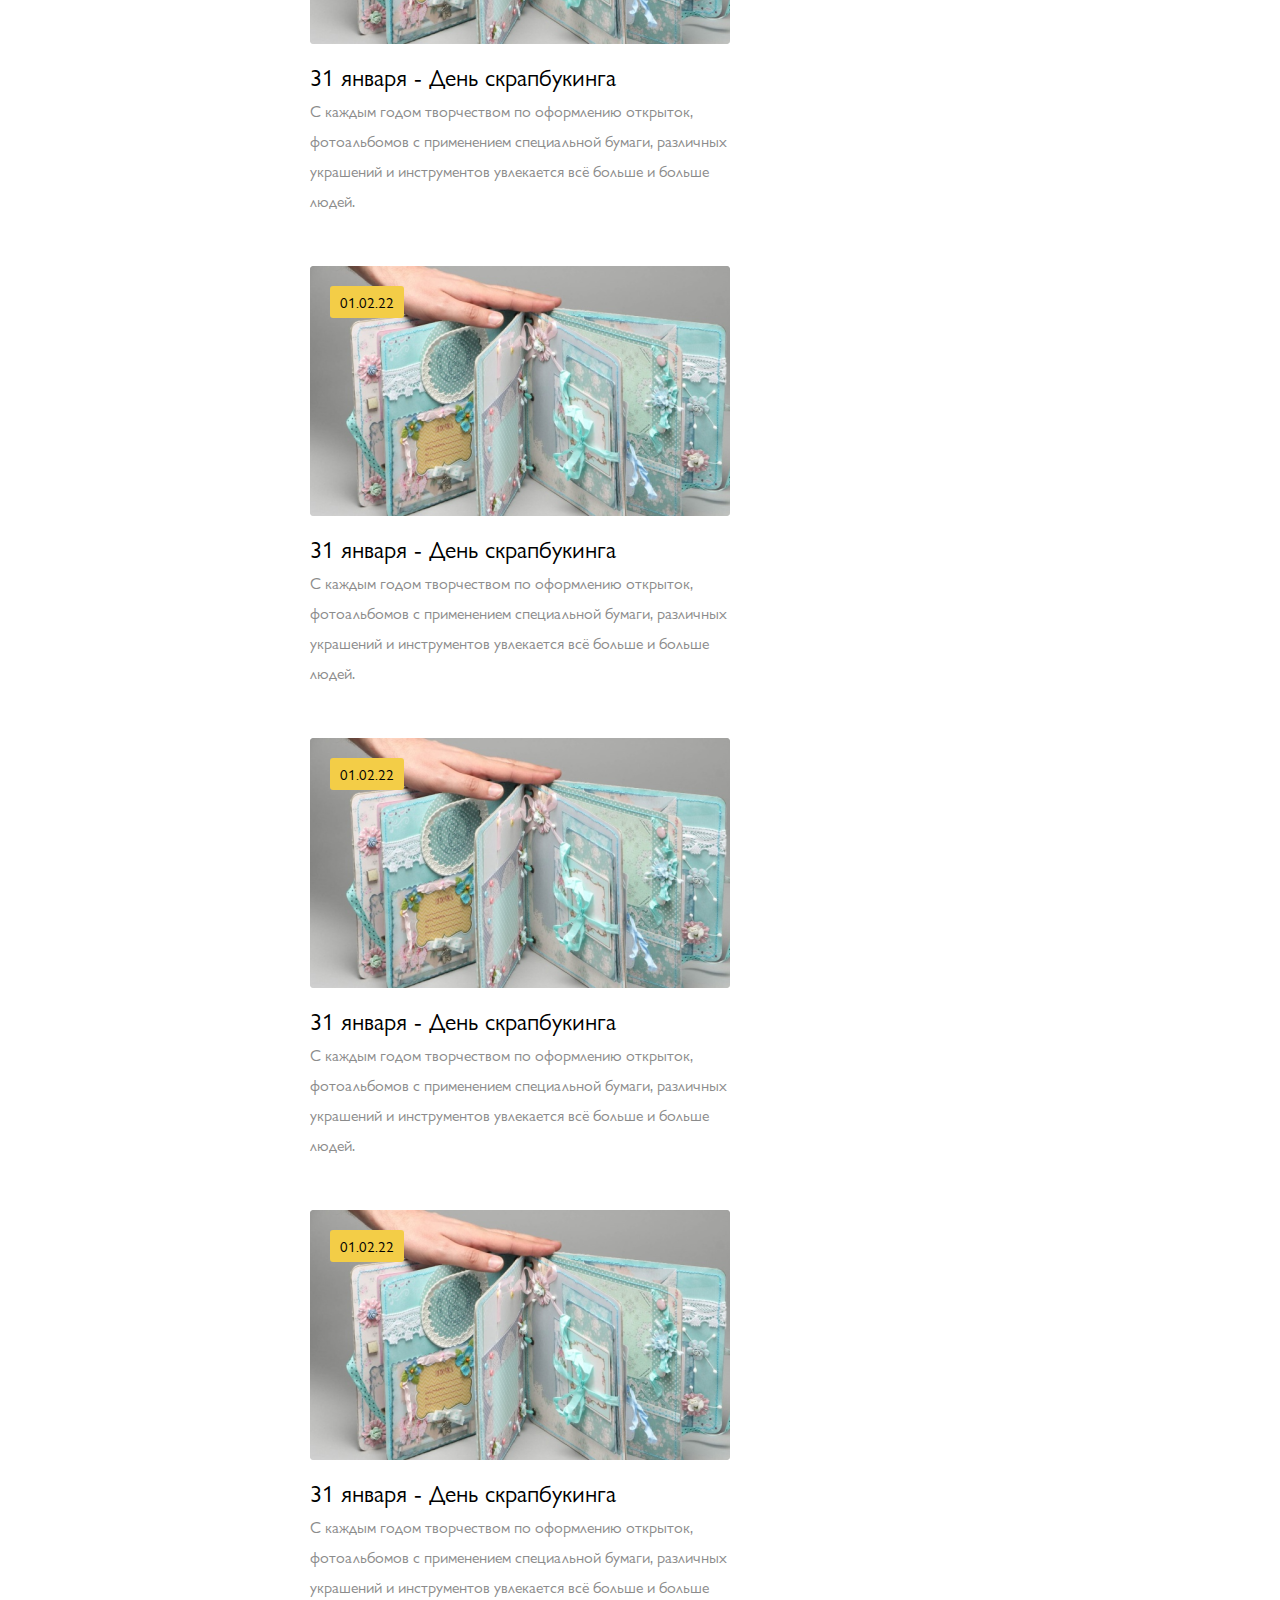
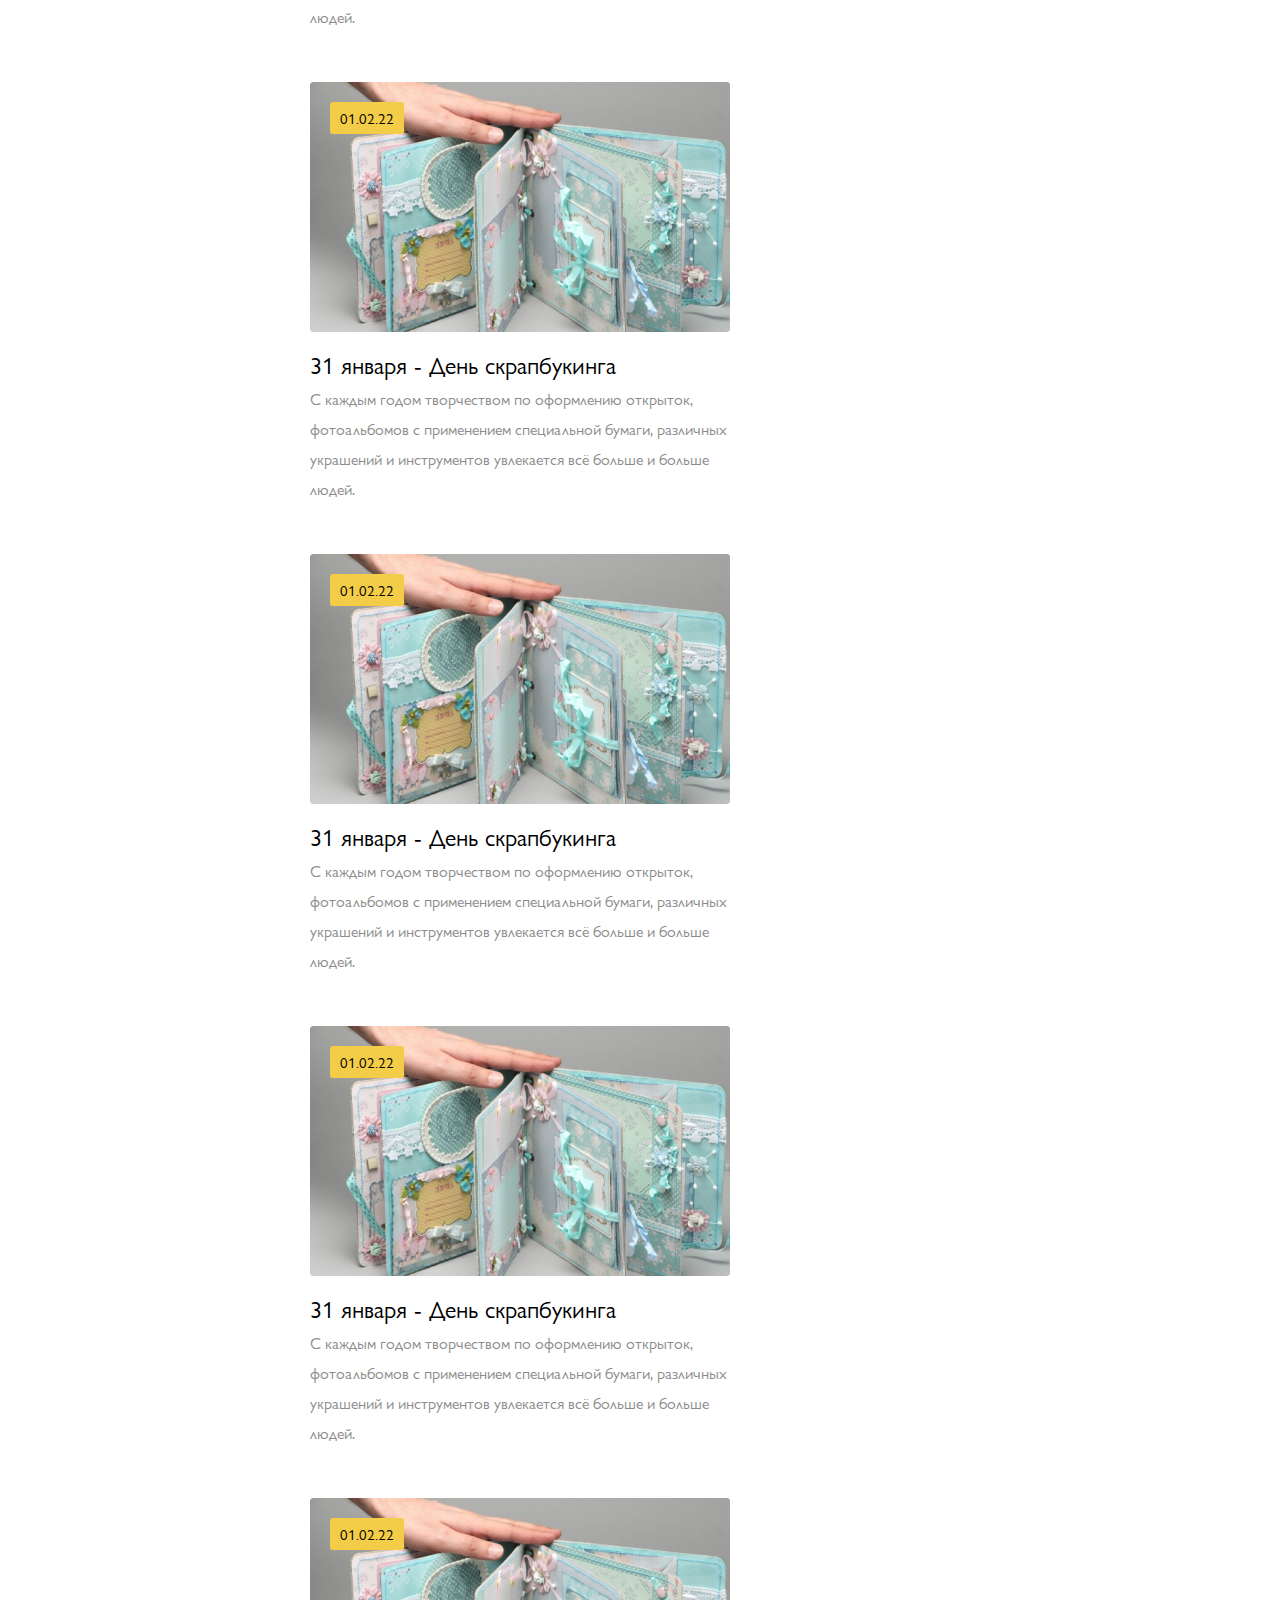
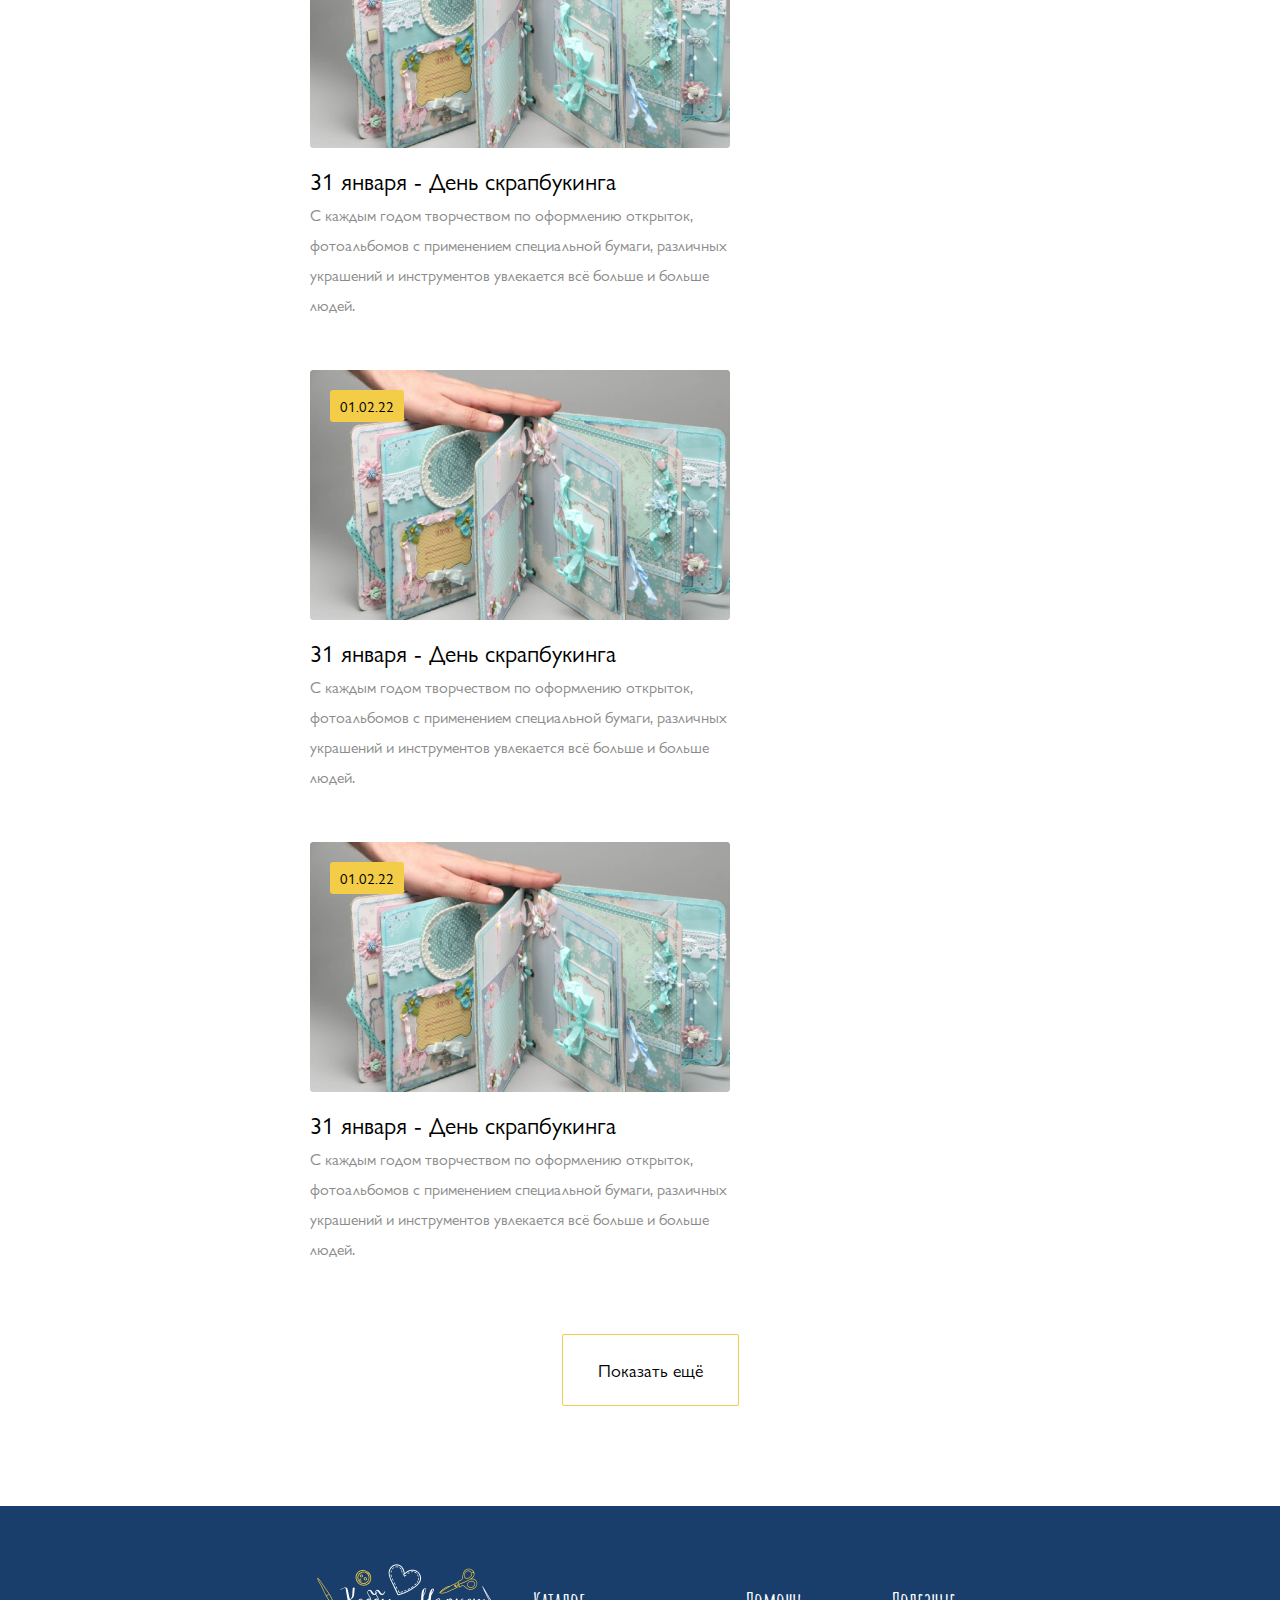
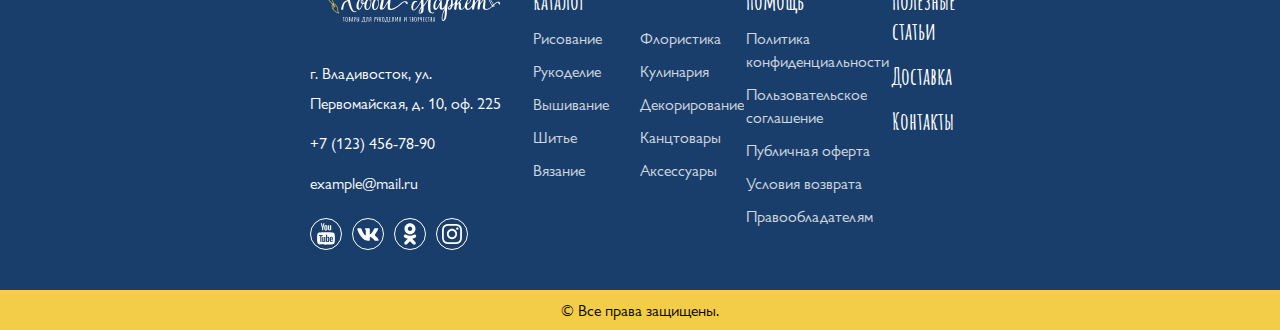
<file: html/articles.html>
<!DOCTYPE html>
<html lang="en">

<head>
    <meta charset="UTF-8">
    <meta http-equiv="X-UA-Compatible" content="IE=edge">
    <meta name="viewport" content="width=device-width, initial-scale=1.0">
    <title>Статьи</title>

    <link rel="stylesheet" href="https://cdn.jsdelivr.net/npm/swiper@9/swiper-bundle.min.css" />
    <link rel="stylesheet" href="../css/reset.css">
    <link rel="stylesheet" href="../css/base.css">
    <link rel="stylesheet" href="../css/articles.css">
    <script defer src="../script/script.js"></script>
</head>

<body>
    <!-- Header -->
    <section>
      <header class="header-big">
         <div class="header-logo">
            <a href="../html/index.html"><img src="../img/лого хобби маркет  1.png" alt="Лого Хобби Маркет"></a>
         </div>
         <div class="header-right">
            <div class="header-top">
               <nav>
                  <ul class="header-nav">
                     <li class="header-links-left"><a href="../html/text page(with prevnext btns).html">Полезные
                           статьи</a></li>
                     <li class="header-links-left"><a href="#">Доставка</a></li>
                     <li class="header-links-left"><a href="../html/contacts.html">Контакты</a></li>
                  </ul>
               </nav>
               <ul class="header-contacts">
                  <li><a class="header-social-mail" href="mailto: hobbymarket@mail.ru">hobbymarket@mail.ru</a></li>
                  <li><a class="header-social-instagram" href="#">Instagram</a></li>
                  <li><a class="header-social-phone" href="tel: +7 (123) 456-78-90">+7 (123) 456-78-90</a></li>
                  <button class="header-button button-orange">Написать</button>
               </ul>

            </div>
            <div class="header-center">
               <form >
                  <input class="search-input" type="search" placeholder="Поиск">
                  <select class="search-select" name="search-select" id="search-select">
                     <option value="">Все категории</option>
                     <option value="">Рисование</option>
                     <option value="">Рукоделие</option>
                     <option value="">Вышивание</option>
                     <option value="">Шитье</option>
                     <option value="">Вязание</option>
                     <option value="">Флористика</option>
                     <option value="">Кулинария</option>
                     <option value="">Декорирование</option>
                     <option value="">Канцтовары</option>
                     <option value="">Аксессуары</option>
                  </select>
                  <button class="search-confirm-button search-btn-main" type="submit"><img src="../img/search.svg" alt=""></button>
                  <button class="search-confirm-button search-btn-mobile" type="submit"><img src="../img/search-mob.svg" alt=""></button>
               </form>
               <div class="price-container">
                  <div class="price-img"><img  src="../img/shopping-bag.svg" alt=""></div>
                  <span class="price-count">15 900 ₽</span>
               </div>
            </div>
            <div class="header-bottom">
               <div class="header-catalog">
                  <button class="header-spoiler-button button-orange">
                     <div class="catalog-burger">
                        <div class="b1"></div>
                        <div class="b2"></div>
                        <div class="b3"></div>
                     </div>
                     Каталог товаров
                  </button>
                  <div class="header-menu-container disabled">
                     <ul class="header-menu-left">
                        <li class="header-menu-categories-container">
                           <a href="" class="header-menu-categories-item">Канцтовары</a>
                           <div class="header-menu-parametres">
                              <div class="header-menu-parametres-item">
                                 <h3 class="sub-categories-title">
                                    Бумага для рисования
                                 </h3>
                                 <ul class="sub-categories-list">
                                    <li>
                                       <a class="spoiler-category-title" href="#">Альбомы для рисования</a>
                                       <ul class="spoiler-categories disabled">
                                          <li>
                                             <a class="spoiler-category-sub-title" href="#">На скрепке</a>
                                             <ul class="inner-spoiler disabled">
                                                <li><a href="">12 листов</a></li>
                                                <li><a href="">24 листа</a></li>
                                             </ul>
                                          </li>
                                          <li>
                                             <a href="">На спирали</a>
                                          </li>
                                          <li>
                                             <a href="">Папка</a>
                                          </li>
                                          <li>
                                             <a href="">Склейка с одной стороны</a>
                                          </li>
                                       </ul>
                                    </li>
                                    <li>
                                       <a href="">Бумага для графики</a>
                                    </li>
                                    <li>
                                       <a href="">Бумага для живописи</a>
                                    </li>
                                    <li>
                                       <a href="">Бумага для черчения</a>
                                    </li>
                                    <li>
                                       <a href="">Скетчбуки</a>
                                    </li>
                                 </ul>
                              </div>
                              <div class="header-menu-parametres-item">
                                 <h3 class="sub-categories-title">
                                    Бумага для рисования
                                 </h3>
                                 <ul class="sub-categories-list">
                                    <li class="test">
                                       <a class="spoiler-category-title" href="#">Альбомы для рисования</a>
                                       <ul class="spoiler-categories disabled">
                                          <li>
                                             <a class="spoiler-category-sub-title" href="#">На скрепке</a>
                                             <ul class="inner-spoiler disabled">
                                                <li><a href="">12 листов</a></li>
                                                <li><a href="">24 листа</a></li>
                                             </ul>
                                          </li>
                                          <li>
                                             <a href="">На спирали</a>
                                          </li>
                                          <li>
                                             <a href="">Папка</a>
                                          </li>
                                          <li>
                                             <a href="">Склейка с одной стороны</a>
                                          </li>
                                       </ul>
                                    </li>
                                    <li>
                                       <a href="">Бумага для графики</a>
                                    </li>
                                    <li>
                                       <a href="">Бумага для живописи</a>
                                    </li>
                                    <li>
                                       <a href="">Бумага для черчения</a>
                                    </li>
                                    <li>
                                       <a href="">Скетчбуки</a>
                                    </li>
                                 </ul>
                              </div>
                              <div class="header-menu-parametres-item">
                                 <h3 class="sub-categories-title">
                                    Бумага для рисования
                                 </h3>
                                 <ul class="sub-categories-list">
                                    <li>
                                       <a class="spoiler-category-title" href="#">Альбомы для рисования</a>
                                       <ul class="spoiler-categories disabled">
                                          <li>
                                             <a class="spoiler-category-sub-title" href="#">На скрепке</a>
                                             <ul class="inner-spoiler disabled">
                                                <li><a href="">12 листов</a></li>
                                                <li><a href="">24 листа</a></li>
                                             </ul>
                                          </li>
                                          <li>
                                             <a href="">На спирали</a>
                                          </li>
                                          <li>
                                             <a href="">Папка</a>
                                          </li>
                                          <li>
                                             <a href="">Склейка с одной стороны</a>
                                          </li>
                                       </ul>
                                    </li>
                                    <li>
                                       <a href="">Бумага для графики</a>
                                    </li>
                                    <li>
                                       <a href="">Бумага для живописи</a>
                                    </li>
                                    <li>
                                       <a href="">Бумага для черчения</a>
                                    </li>
                                    <li>
                                       <a href="">Скетчбуки</a>
                                    </li>
                                 </ul>
                              </div>
                              <div class="header-menu-parametres-item">
                                 <h3 class="sub-categories-title">
                                    Бумага для рисования
                                 </h3>
                                 <ul class="sub-categories-list">
                                    <li>
                                       <a class="spoiler-category-title" href="#">Альбомы для рисования</a>
                                       <ul class="spoiler-categories disabled">
                                          <li>
                                             <a class="spoiler-category-sub-title" href="#">На скрепке</a>
                                             <ul class="inner-spoiler disabled">
                                                <li><a href="">12 листов</a></li>
                                                <li><a href="">24 листа</a></li>
                                             </ul>
                                          </li>
                                          <li>
                                             <a href="">На спирали</a>
                                          </li>
                                          <li>
                                             <a href="">Папка</a>
                                          </li>
                                          <li>
                                             <a href="">Склейка с одной стороны</a>
                                          </li>
                                       </ul>
                                    </li>
                                    <li>
                                       <a href="">Бумага для графики</a>
                                    </li>
                                    <li>
                                       <a href="">Бумага для живописи</a>
                                    </li>
                                    <li>
                                       <a href="">Бумага для черчения</a>
                                    </li>
                                    <li>
                                       <a href="">Скетчбуки</a>
                                    </li>
                                 </ul>
                              </div>
                           </div>
                        </li>
                        <li class="header-menu-categories-container">
                           <a href="" class="header-menu-categories-item">Товары для художников</a>
                        </li>
                        <li class="header-menu-categories-container">
                           <a href="" class="header-menu-categories-item">Бумага и бумажная продукция</a>
                        </li>
                        <li class="header-menu-categories-container">
                           <a href="" class="header-menu-categories-item">Шитье</a>
                        </li>
                        <li class="header-menu-categories-container">
                           <a href="" class="header-menu-categories-item">Вязание</a>
                        </li>
                        <li class="header-menu-categories-container">
                           <a href="" class="header-menu-categories-item">Флористика</a>
                        </li>
                        <li class="header-menu-categories-container">
                           <a href="" class="header-menu-categories-item">Кулинария</a>
                        </li>
                        <li class="header-menu-categories-container">
                           <a href="" class="header-menu-categories-item">Декорирование</a>
                        </li>
                        <li class="header-menu-categories-container">
                           <a href="" class="header-menu-categories-item">Канцтовары</a>
                        </li>
                        <li class="header-menu-categories-container">
                           <a href="" class="header-menu-categories-item">Аксессуары</a>
                        </li>
                        <li class="header-menu-categories-container">
                           <a href="" class="header-menu-categories-item">Пример для скроллбара</a>
                        </li>
                        <li class="header-menu-categories-container">
                           <a href="" class="header-menu-categories-item">Пример для скроллбара</a>
                        </li>
                        <li class="header-menu-categories-container">
                           <a href="" class="header-menu-categories-item">Пример для скроллбара</a>
                        </li>
                        <li class="header-menu-categories-container">
                           <a href="" class="header-menu-categories-item">Пример для скроллбара</a>
                        </li>
                     </ul>

                  </div>

               </div>
               <nav>
                  <ul class="header-bottom-nav">
                     <li><a href="#">Рисование</a></li>
                     <li><a href="#">Рукоделие</a></li>
                     <li><a href="#">Вышивание</a></li>
                     <li><a href="#">Шитье</a></li>
                     <li><a href="#">Вязание</a></li>
                     <li><a href="#">Флористика</a></li>
                     <li><a href="#">Кулинария</a></li>
                     <li><a href="#">Декорирование</a></li>
                     <li><a href="#">Канцтовары</a></li>
                     <li><a href="#">Аксессуары</a></li>
                  </ul>

               </nav>
            </div>
         </div>
      </header>
      <header class="header-small">
         <div class="header-right">
            <div class="header-top">

               <nav>
                  <button class="burger">
                     <img src="../img/menu.svg" alt="Меню">
                  </button>
                  <ul class="header-nav burger-menu burger-closed">
                     <li class="header-links-left"><a href="../html/text page(with prevnext btns).html">Полезные
                           статьи</a></li>
                     <li class="header-links-left"><a href="#">Доставка</a></li>
                     <li class="header-links-left"><a href="../html/contacts.html">Контакты</a></li>
                  </ul>
               </nav>
               <ul class="header-contacts">
                  <li><a class="header-social-mail" href="mailto: hobbymarket@mail.ru">hobbymarket@mail.ru</a></li>
                  <li><a class="header-social-instagram" href="#">Instagram</a></li>
                  <li><a class="header-social-phone" href="tel: +7 (123) 456-78-90">+7 (123) 456-78-90</a></li>
                  <button class="header-button button-orange">Написать</button>
               </ul>

            </div>
            <div class="header-small__cntr">
               <div class="header-logo">
                  <a href="../html/index.html"><img src="../img/logo-small.png" alt="Лого Хобби Маркет"></a>
               </div>
               <div class="header-center">
                  <form >
                     <input class="search-input" type="search" placeholder="Поиск">
                     <select class="search-select" name="search-select" id="search-select">
                        <option value="">Все категории</option>
                        <option value="">Рисование</option>
                        <option value="">Рукоделие</option>
                        <option value="">Вышивание</option>
                        <option value="">Шитье</option>
                        <option value="">Вязание</option>
                        <option value="">Флористика</option>
                        <option value="">Кулинария</option>
                        <option value="">Декорирование</option>
                        <option value="">Канцтовары</option>
                        <option value="">Аксессуары</option>
                     </select>
                     <button class="search-confirm-button search-btn-main" type="submit"><img src="../img/search.svg" alt=""></button>
                     <button class="search-confirm-button search-btn-mobile" type="submit"><img src="../img/search-mob.svg" alt=""></button>
                  </form>
                  <div class="price-container">
                     <div class="price-img"><img  src="../img/shopping-bag.svg" alt=""></div>
                     <span class="price-count">15 900 ₽</span>
                  </div>
               </div>
            </div>
            <div class="header-bottom">
               <div class="header-catalog">
                  <button class="header-spoiler-button button-orange">
                     <div class="catalog-burger">
                        <div class="b1"></div>
                        <div class="b2"></div>
                        <div class="b3"></div>
                     </div>
                     Каталог товаров
                  </button>
                  <div class="header-menu-container disabled">
                     <ul class="header-menu-left">
                        <li class="header-menu-categories-container">
                           <a href="" class="header-menu-categories-item">Канцтовары</a>
                        </li>
                        <li class="header-menu-categories-container">
                           <a href="" class="header-menu-categories-item">Товары для художников</a>
                        </li>
                        <li class="header-menu-categories-container">
                           <a href="" class="header-menu-categories-item">Бумага и бумажная продукция</a>
                        </li>
                        <li class="header-menu-categories-container">
                           <a href="" class="header-menu-categories-item">Шитье</a>
                        </li>
                        <li class="header-menu-categories-container">
                           <a href="" class="header-menu-categories-item">Вязание</a>
                        </li>
                        <li class="header-menu-categories-container">
                           <a href="" class="header-menu-categories-item">Флористика</a>
                        </li>
                        <li class="header-menu-categories-container">
                           <a href="" class="header-menu-categories-item">Кулинария</a>
                        </li>
                        <li class="header-menu-categories-container">
                           <a href="" class="header-menu-categories-item">Декорирование</a>
                        </li>
                        <li class="header-menu-categories-container">
                           <a href="" class="header-menu-categories-item">Канцтовары</a>
                        </li>
                        <li class="header-menu-categories-container">
                           <a href="" class="header-menu-categories-item">Аксессуары</a>
                        </li>
                        <li class="header-menu-categories-container">
                           <a href="" class="header-menu-categories-item">Пример для скроллбара</a>
                        </li>
                        <li class="header-menu-categories-container">
                           <a href="" class="header-menu-categories-item">Пример для скроллбара</a>
                        </li>
                        <li class="header-menu-categories-container">
                           <a href="" class="header-menu-categories-item">Пример для скроллбара</a>
                        </li>
                        <li class="header-menu-categories-container">
                           <a href="" class="header-menu-categories-item">Пример для скроллбара</a>
                        </li>
                     </ul>

                  </div>

               </div>
               <nav>
                  <ul class="header-bottom-nav">
                     <li><a href="#">Рисование</a></li>
                     <li><a href="#">Рукоделие</a></li>
                     <li><a href="#">Вышивание</a></li>
                     <li><a href="#">Шитье</a></li>
                     <li><a href="#">Вязание</a></li>
                     <li><a href="#">Флористика</a></li>
                     <li><a href="#">Кулинария</a></li>
                     <li><a href="#">Декорирование</a></li>
                     <li><a href="#">Канцтовары</a></li>
                     <li><a href="#">Аксессуары</a></li>
                  </ul>

               </nav>
            </div>
         </div>
      </header>
   </section>

    <!-- Articles -->
    <section class="articles-section">
        <div class="articles-container">
            <div class="cross-page-nav">
                <nav>
                    <a class="cross-page-nav-item" href="../html/index.html">Главная</a>
                    <a class="cross-page-nav-item current-page"
                        href="../html/text page(with prevnext btns).html">Статьи</a>
                </nav>
            </div>
            <div>
                <h2 class="articles-section-title">
                    Статьи
                </h2>
                <div class="articles-section-list-container">
                    <ul class="articles-section-list">
                        <li>
                            <div class="articles-img-wrap">
                                <img class="articles-img" src="../img/Rectangle 16.png" alt="День скрапбукинга">
                                <time class="articles-date" datetime="2022-02-01">01.02.22</time>
                            </div>
                            <h3 class="articles-title">31 января - День скрапбукинга</h3>
                            <p class="articles-text">С каждым годом творчеством по оформлению открыток, фотоальбомов с
                                применением специальной
                                бумаги, различных украшений и инструментов увлекается всё больше и больше людей.</p>
                        </li>
                        <li>
                            <div class="articles-img-wrap">
                                <img class="articles-img" src="../img/Rectangle 16.png" alt="День скрапбукинга">
                                <time class="articles-date" datetime="2022-02-01">01.02.22</time>
                            </div>
                            <h3 class="articles-title">31 января - День скрапбукинга</h3>
                            <p class="articles-text">С каждым годом творчеством по оформлению открыток, фотоальбомов с
                                применением специальной
                                бумаги, различных украшений и инструментов увлекается всё больше и больше людей.</p>
                        </li>
                        <li>
                            <div class="articles-img-wrap">
                                <img class="articles-img" src="../img/Rectangle 16.png" alt="День скрапбукинга">
                                <time class="articles-date" datetime="2022-02-01">01.02.22</time>
                            </div>
                            <h3 class="articles-title">31 января - День скрапбукинга</h3>
                            <p class="articles-text">С каждым годом творчеством по оформлению открыток, фотоальбомов с
                                применением специальной
                                бумаги, различных украшений и инструментов увлекается всё больше и больше людей.</p>
                        </li>
                        <li>
                            <div class="articles-img-wrap">
                                <img class="articles-img" src="../img/Rectangle 16.png" alt="День скрапбукинга">
                                <time class="articles-date" datetime="2022-02-01">01.02.22</time>
                            </div>
                            <h3 class="articles-title">31 января - День скрапбукинга</h3>
                            <p class="articles-text">С каждым годом творчеством по оформлению открыток, фотоальбомов с
                                применением специальной
                                бумаги, различных украшений и инструментов увлекается всё больше и больше людей.</p>
                        </li>
                        <li>
                            <div class="articles-img-wrap">
                                <img class="articles-img" src="../img/Rectangle 16.png" alt="День скрапбукинга">
                                <time class="articles-date" datetime="2022-02-01">01.02.22</time>
                            </div>
                            <h3 class="articles-title">31 января - День скрапбукинга</h3>
                            <p class="articles-text">С каждым годом творчеством по оформлению открыток, фотоальбомов с
                                применением специальной
                                бумаги, различных украшений и инструментов увлекается всё больше и больше людей.</p>
                        </li>
                        <li>
                            <div class="articles-img-wrap">
                                <img class="articles-img" src="../img/Rectangle 16.png" alt="День скрапбукинга">
                                <time class="articles-date" datetime="2022-02-01">01.02.22</time>
                            </div>
                            <h3 class="articles-title">31 января - День скрапбукинга</h3>
                            <p class="articles-text">С каждым годом творчеством по оформлению открыток, фотоальбомов с
                                применением специальной
                                бумаги, различных украшений и инструментов увлекается всё больше и больше людей.</p>
                        </li>
                        <li>
                            <div class="articles-img-wrap">
                                <img class="articles-img" src="../img/Rectangle 16.png" alt="День скрапбукинга">
                                <time class="articles-date" datetime="2022-02-01">01.02.22</time>
                            </div>
                            <h3 class="articles-title">31 января - День скрапбукинга</h3>
                            <p class="articles-text">С каждым годом творчеством по оформлению открыток, фотоальбомов с
                                применением специальной
                                бумаги, различных украшений и инструментов увлекается всё больше и больше людей.</p>
                        </li>
                        <li>
                            <div class="articles-img-wrap">
                                <img class="articles-img" src="../img/Rectangle 16.png" alt="День скрапбукинга">
                                <time class="articles-date" datetime="2022-02-01">01.02.22</time>
                            </div>
                            <h3 class="articles-title">31 января - День скрапбукинга</h3>
                            <p class="articles-text">С каждым годом творчеством по оформлению открыток, фотоальбомов с
                                применением специальной
                                бумаги, различных украшений и инструментов увлекается всё больше и больше людей.</p>
                        </li>
                        <li>
                            <div class="articles-img-wrap">
                                <img class="articles-img" src="../img/Rectangle 16.png" alt="День скрапбукинга">
                                <time class="articles-date" datetime="2022-02-01">01.02.22</time>
                            </div>
                            <h3 class="articles-title">31 января - День скрапбукинга</h3>
                            <p class="articles-text">С каждым годом творчеством по оформлению открыток, фотоальбомов с
                                применением специальной
                                бумаги, различных украшений и инструментов увлекается всё больше и больше людей.</p>
                        </li>
                        <li>
                            <div class="articles-img-wrap">
                                <img class="articles-img" src="../img/Rectangle 16.png" alt="День скрапбукинга">
                                <time class="articles-date" datetime="2022-02-01">01.02.22</time>
                            </div>
                            <h3 class="articles-title">31 января - День скрапбукинга</h3>
                            <p class="articles-text">С каждым годом творчеством по оформлению открыток, фотоальбомов с
                                применением специальной
                                бумаги, различных украшений и инструментов увлекается всё больше и больше людей.</p>
                        </li>
                        <li>
                            <div class="articles-img-wrap">
                                <img class="articles-img" src="../img/Rectangle 16.png" alt="День скрапбукинга">
                                <time class="articles-date" datetime="2022-02-01">01.02.22</time>
                            </div>
                            <h3 class="articles-title">31 января - День скрапбукинга</h3>
                            <p class="articles-text">С каждым годом творчеством по оформлению открыток, фотоальбомов с
                                применением специальной
                                бумаги, различных украшений и инструментов увлекается всё больше и больше людей.</p>
                        </li>
                        <li>
                            <div class="articles-img-wrap">
                                <img class="articles-img" src="../img/Rectangle 16.png" alt="День скрапбукинга">
                                <time class="articles-date" datetime="2022-02-01">01.02.22</time>
                            </div>
                            <h3 class="articles-title">31 января - День скрапбукинга</h3>
                            <p class="articles-text">С каждым годом творчеством по оформлению открыток, фотоальбомов с
                                применением специальной
                                бумаги, различных украшений и инструментов увлекается всё больше и больше людей.</p>
                        </li>
                    </ul>
                    <button class="articles-btn">Показать ещё</button>
                </div>
            </div>
    </section>

    <!-- Footer -->
    <section>
        <footer class="footer-big">
           <div class="footer">
              <div class="footer-left">
                 <a href="../html/index.html"><img class="footer-logo" src="../img/лого хобби маркет  2.png"
                       alt="Лого Хобби Маркет"></a>
                 <div class="footer-contacts">
                    <ul>
                       <li>г. Владивосток, ул. Первомайская, д. 10, оф. 225</li>
                       <li><a href="tel: +7 (123) 456-78-90">+7 (123) 456-78-90</a></li>
                       <li><a href="mailto: example@mail.ru">example@mail.ru</a></li>
                       <li>
                          <ul class="footer-social-links">
                             <li class="footer-social-links__link">
                                <a class="footer-social-links__yt"
                                   href="https://cyber.sports.ru/tribuna/blogs/betterthansex/2869411.html"></a>
                             </li>
                             <li class="footer-social-links__link">
                                <a class="footer-social-links__vk" href=""></a>
                             </li>
                             <li class="footer-social-links__link">
                                <a class="footer-social-links__ok" href=""></a>
                             </li>
                             <li class="footer-social-links__link">
                                <a class="footer-social-links__instagram" href=""></a>
                             </li>
                          </ul>
                       </li>
                    </ul>
                 </div>
              </div>
              <div class="footer-catalogue">
                 <h3>Каталог</h3>
                 <ul class="footer-catalogue__list">
                    <li><a href="">Рисование</a></li>
                    <li><a href="">Рукоделие</a></li>
                    <li><a href="">Вышивание</a></li>
                    <li><a href="">Шитье</a></li>
                    <li><a href="">Вязание</a></li>
                    <li><a href="">Флористика</a></li>
                    <li><a href="">Кулинария</a></li>
                    <li><a href="">Декорирование</a></li>
                    <li><a href="">Канцтовары</a></li>
                    <li><a href="">Аксессуары</a></li>
                 </ul>
              </div>
              <div class="footer-help">
                 <h3>Помощь</h3>
                 <ul class="footer-help_list">
                    <li><a href="">Политика конфиденциальности</a></li>
                    <li><a href="">Пользовательское соглашение</a></li>
                    <li><a href="">Публичная оферта</a></li>
                    <li><a href="">Условия возврата</a></li>
                    <li><a href="">Правообладателям</a></li>
                 </ul>
              </div>
              <div class="footer-links">
                 <ul>
                    <li><a href="">Полезные статьи</a></li>
                    <li><a href="">Доставка</a></li>
                    <li><a href="">Контакты</a></li>
                 </ul>
              </div>
           </div>
           <div class="footer-copyright">© Все права защищены.</div>
        </footer>
        <footer class="footer-small">
           <div class="footer">
              <a class="footer-logo-container" href="../html/index.html">
                 <img class="footer-logo" src="../img/лого хобби маркет  2.png" alt="Лого Хобби Маркет">
              </a>
              
             <div class="footer-middle">
              <div class="footer-catalogue">
                 <h3>Каталог</h3>
                 <ul class="footer-catalogue__list">
                    <li><a href="">Рисование</a></li>
                    <li><a href="">Рукоделие</a></li>
                    <li><a href="">Вышивание</a></li>
                    <li><a href="">Шитье</a></li>
                    <li><a href="">Вязание</a></li>
                    <li><a href="">Флористика</a></li>
                    <li><a href="">Кулинария</a></li>
                    <li><a href="">Декорирование</a></li>
                    <li><a href="">Канцтовары</a></li>
                    <li><a href="">Аксессуары</a></li>
                 </ul>
              </div>
              <div class="footer-help">
                 <h3>Помощь</h3>
                 <ul class="footer-help_list">
                    <li><a href="">Политика конфиденциальности</a></li>
                    <li><a href="">Пользовательское соглашение</a></li>
                    <li><a href="">Публичная оферта</a></li>
                    <li><a href="">Условия возврата</a></li>
                    <li><a href="">Правообладателям</a></li>
                 </ul>
              </div>
              <div class="footer-links">
                 <ul>
                    <li><a href="">Полезные статьи</a></li>
                    <li><a href="">Доставка</a></li>
                    <li><a href="">Контакты</a></li>
                 </ul>
              </div>
             </div>
              <div class="footer-left">
  
                 <div class="footer-contacts">
                    <ul class="footer-contacts-info">
                       <li>г. Владивосток, ул. Первомайская, д. 10, оф. 225</li>
                       <li><a href="tel: +7 (123) 456-78-90">+7 (123) 456-78-90</a></li>
                       <li><a href="mailto: example@mail.ru">example@mail.ru</a></li>
                       <li>
                          <ul class="footer-social-links">
                             <li class="footer-social-links__link">
                                <a class="footer-social-links__yt"
                                   href="https://cyber.sports.ru/tribuna/blogs/betterthansex/2869411.html"></a>
                             </li>
                             <li class="footer-social-links__link">
                                <a class="footer-social-links__vk" href=""></a>
                             </li>
                             <li class="footer-social-links__link">
                                <a class="footer-social-links__ok" href=""></a>
                             </li>
                             <li class="footer-social-links__link">
                                <a class="footer-social-links__instagram" href=""></a>
                             </li>
                          </ul>
                       </li>
                    </ul>
                 </div>
              </div>
           </div>
           <div class="footer-copyright">© Все права защищены.</div>
        </footer>
     </section>
    <script src="https://cdn.jsdelivr.net/npm/swiper@9/swiper-bundle.min.js"></script>
    <script type="module" src="../script/swiperIni.js"></script>
    <script src="../script/script.js"></script>
</body>

</html>
</file>
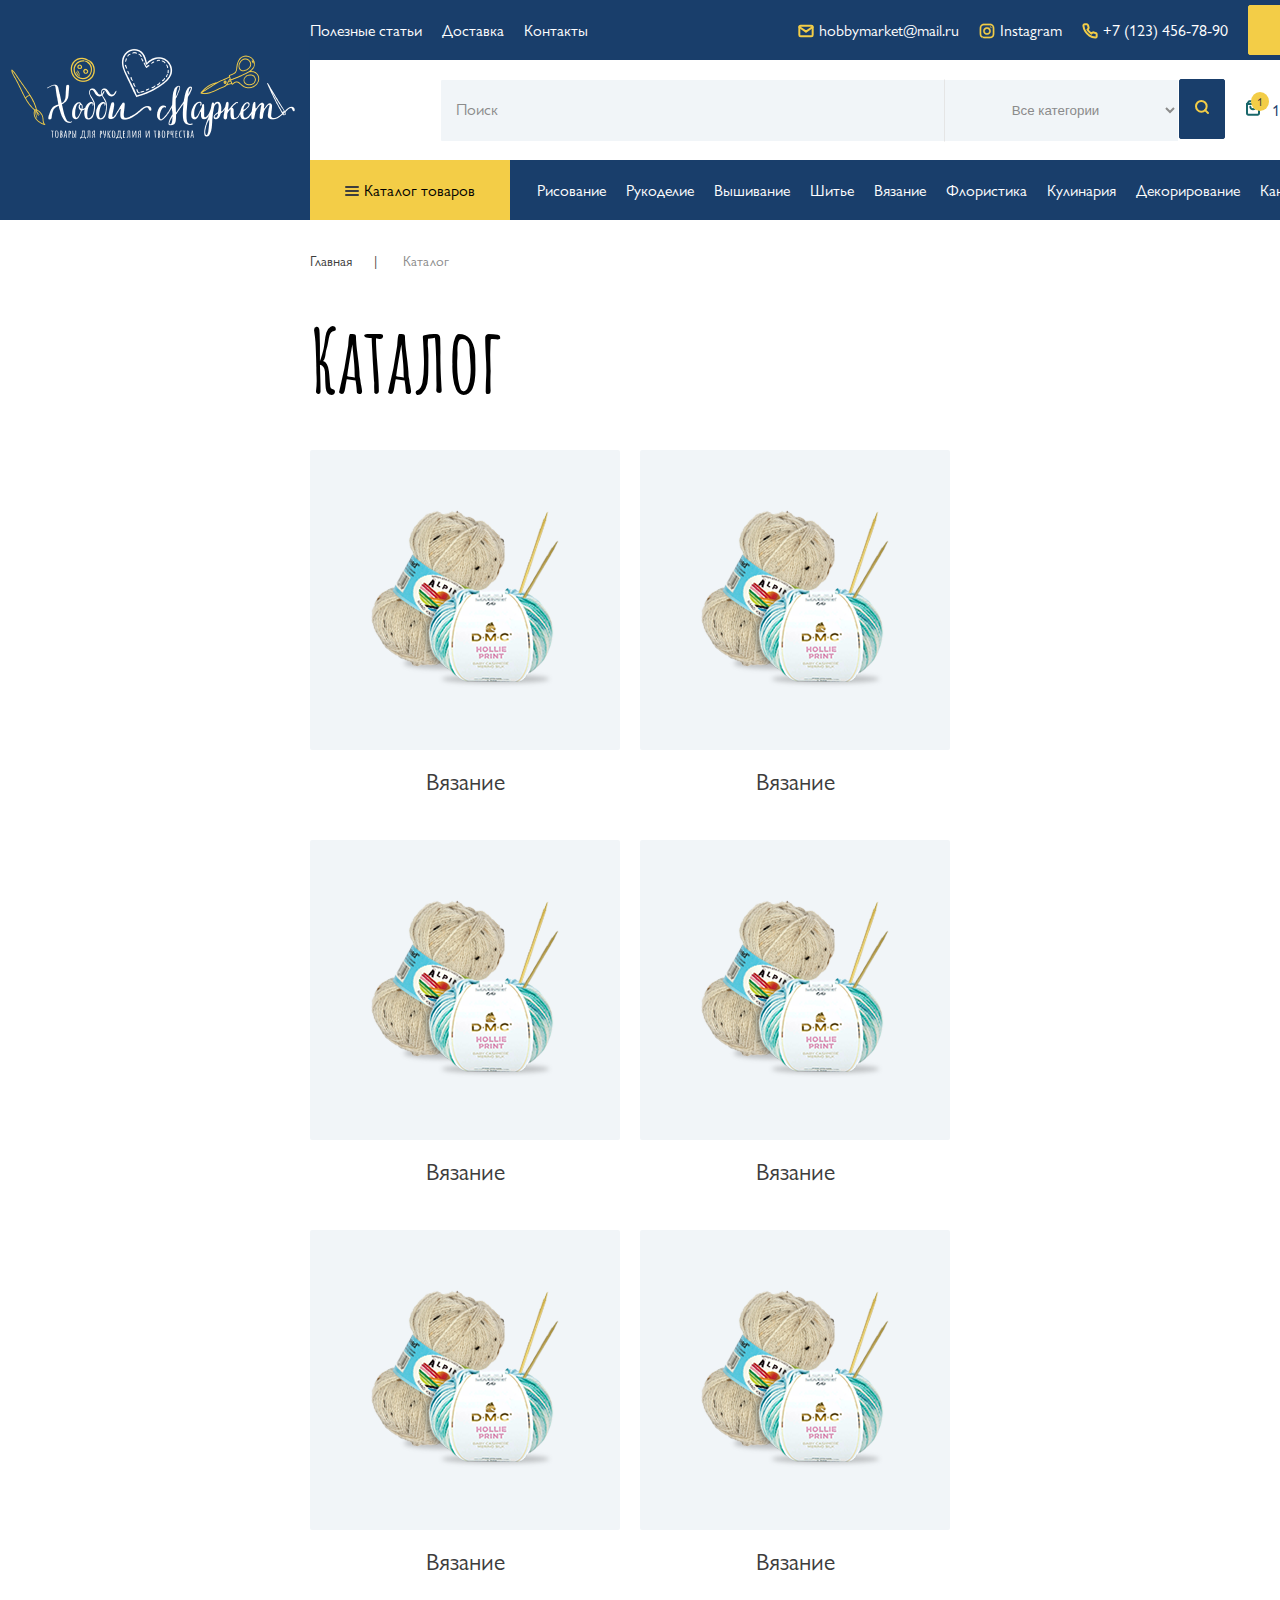
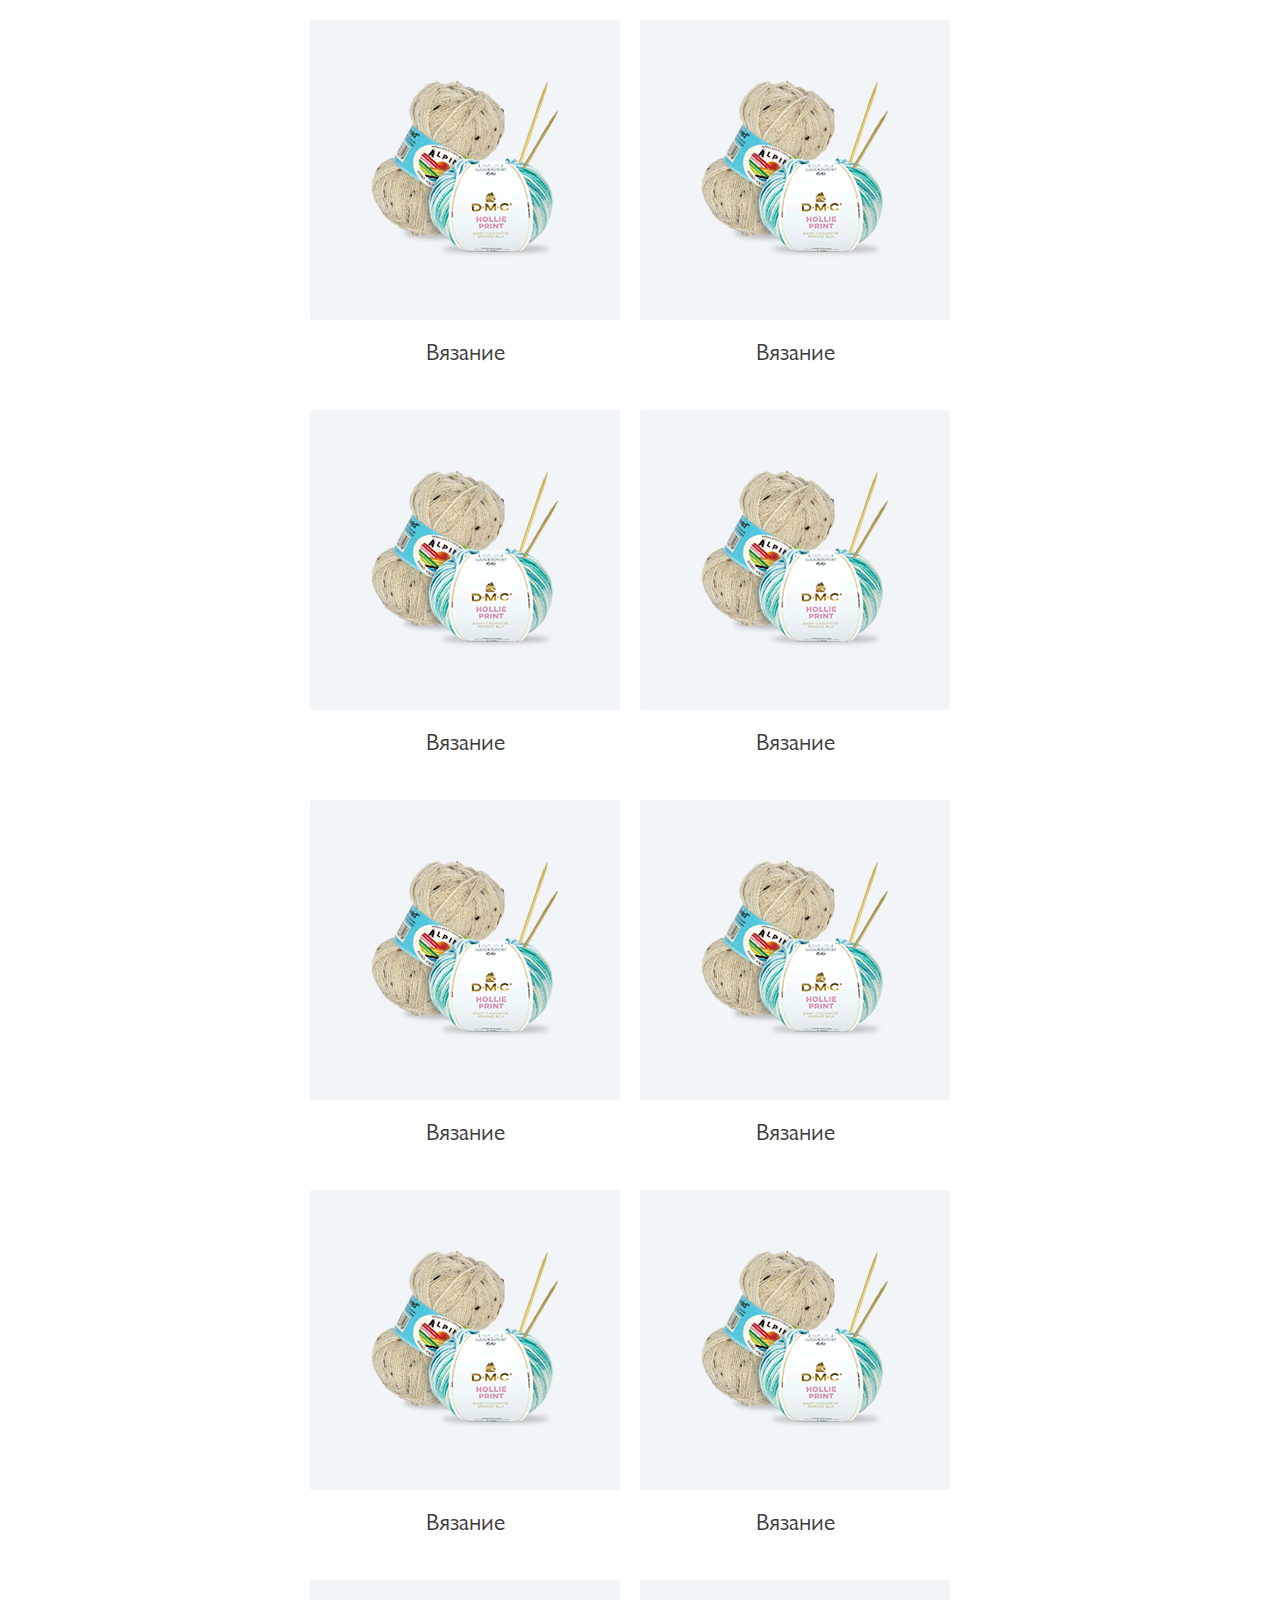
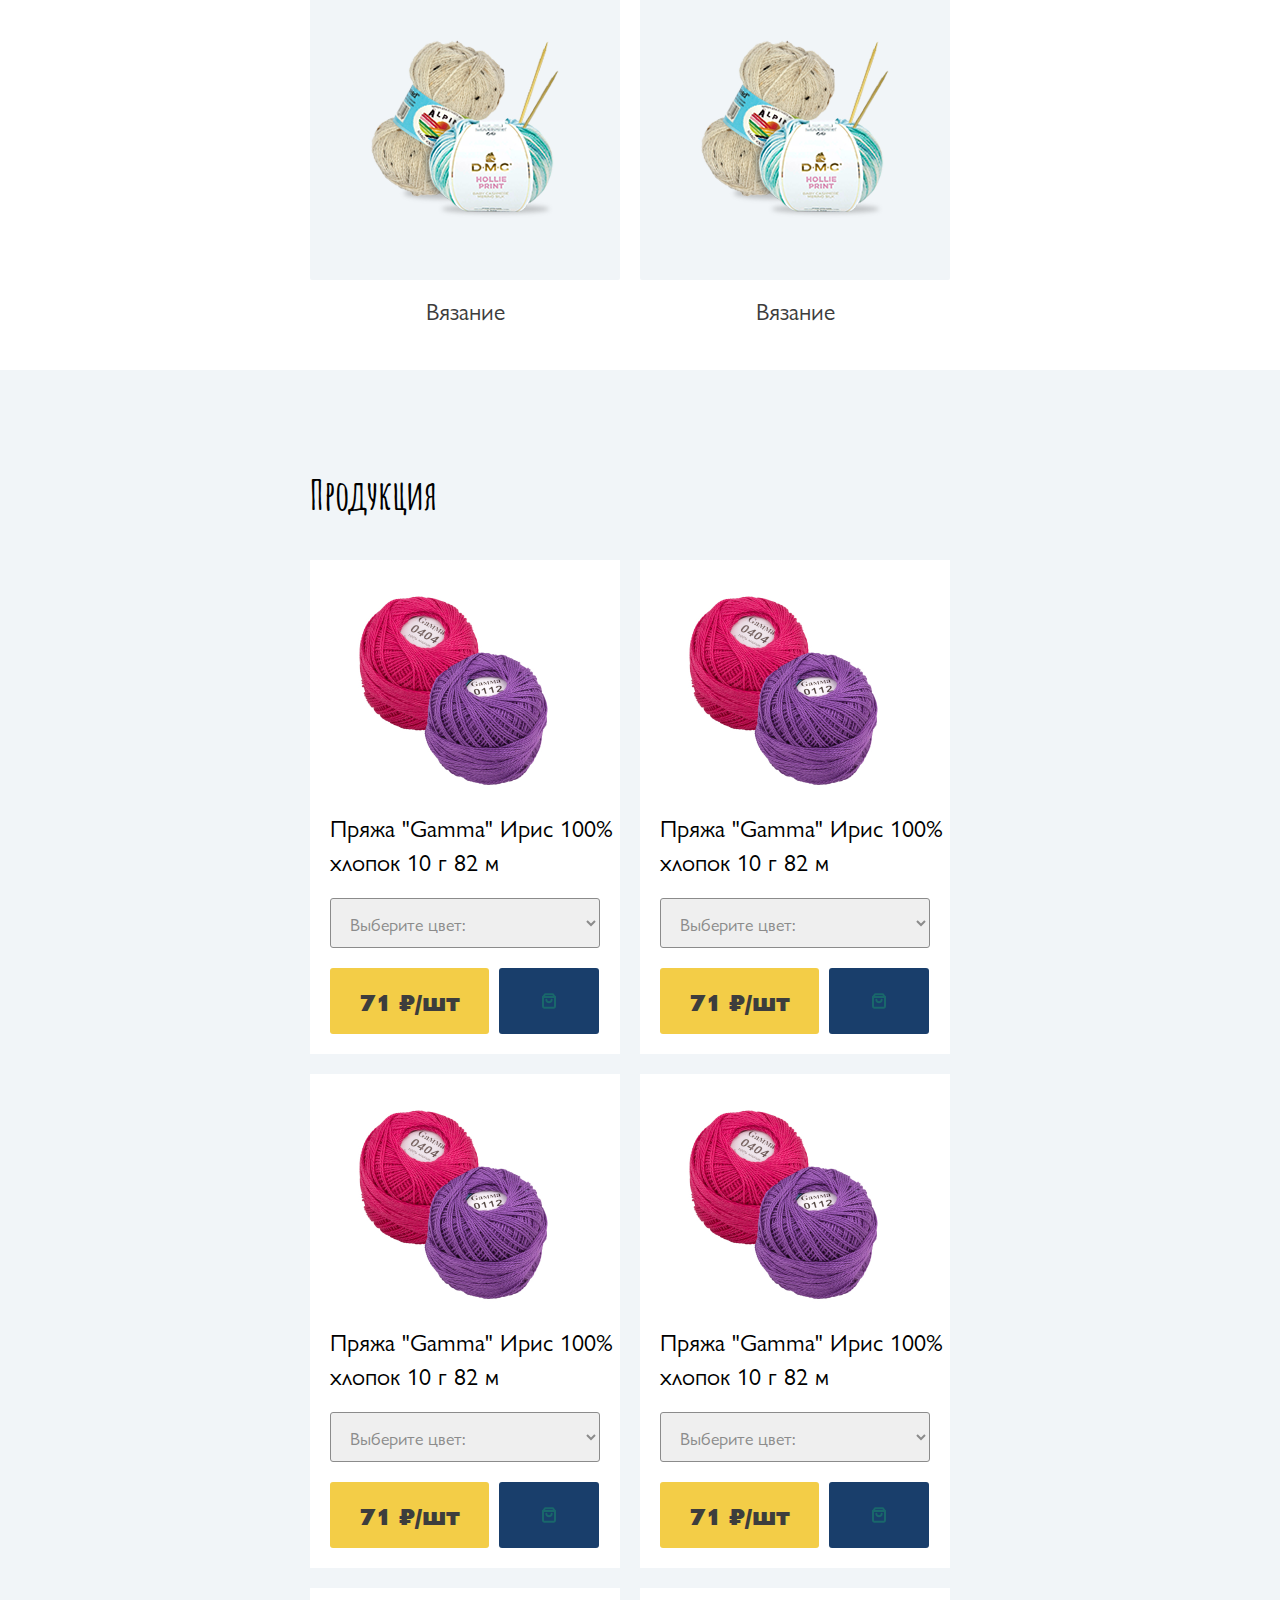
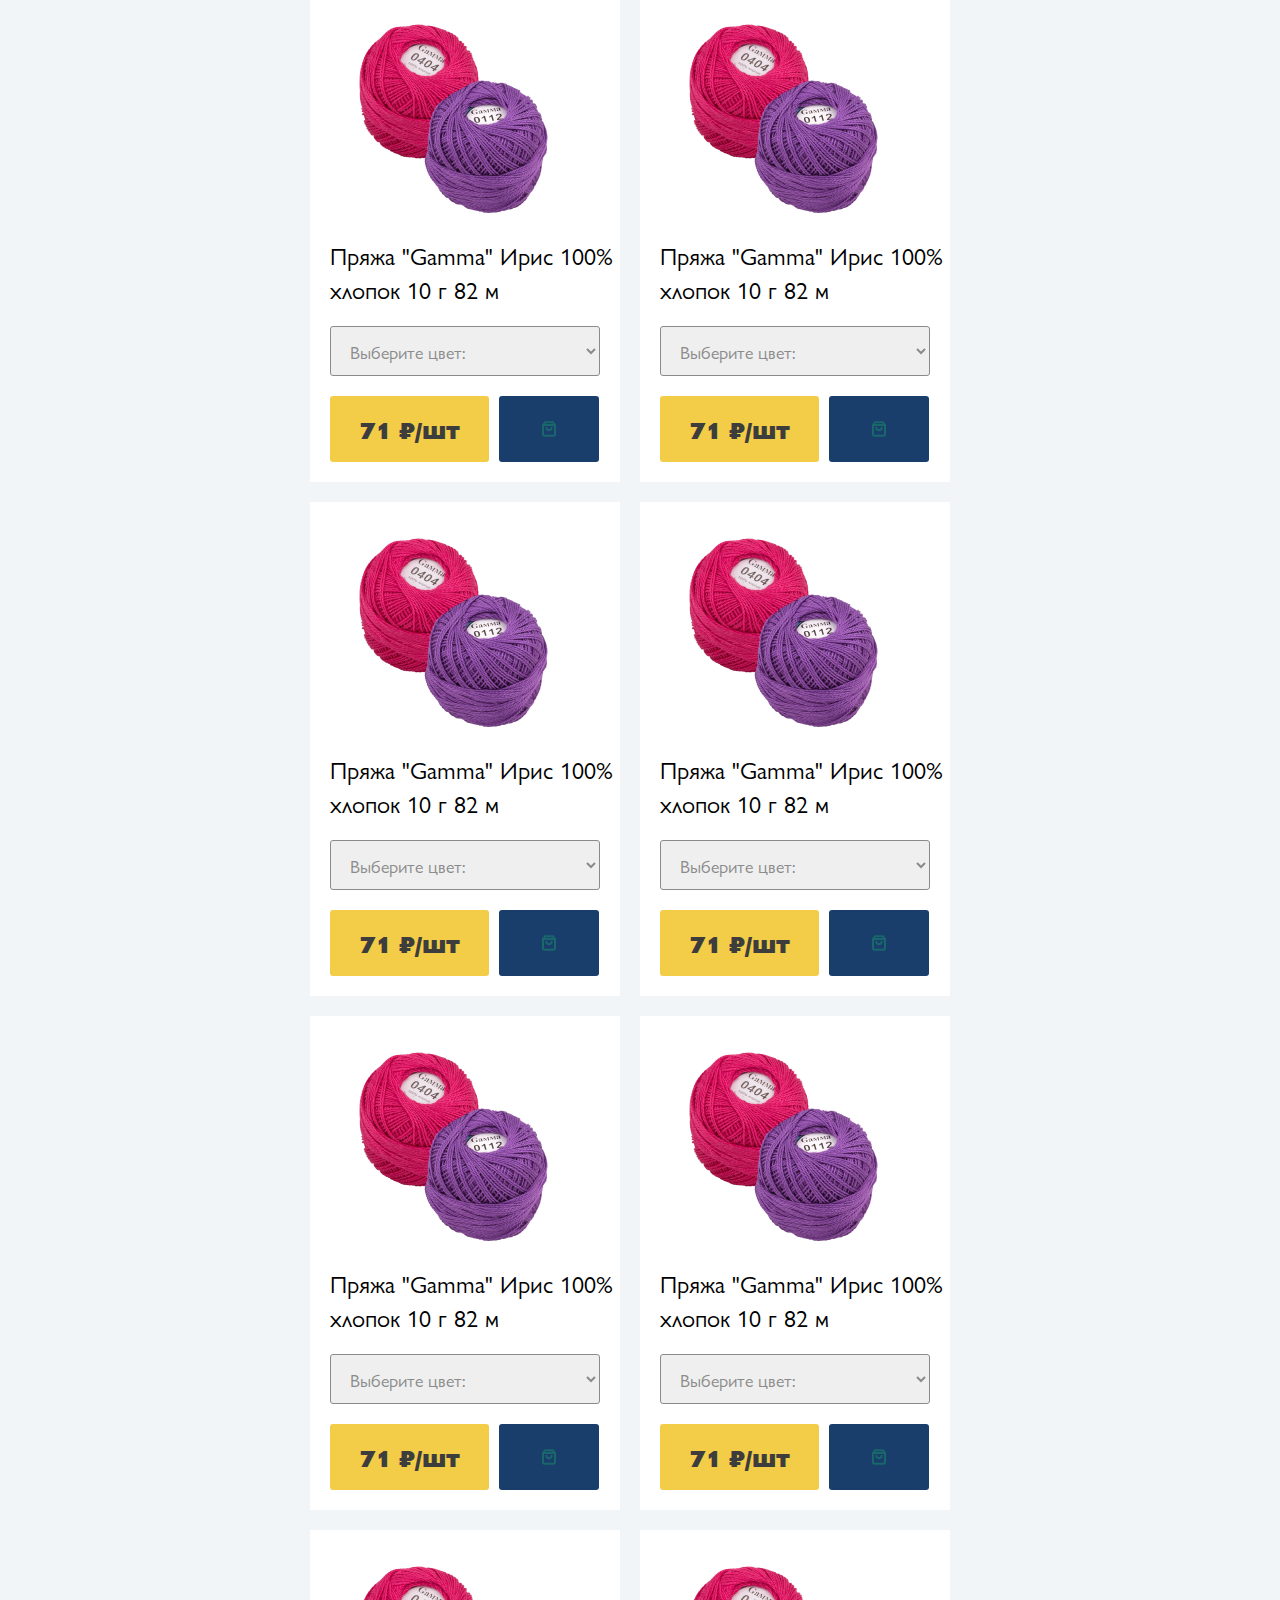
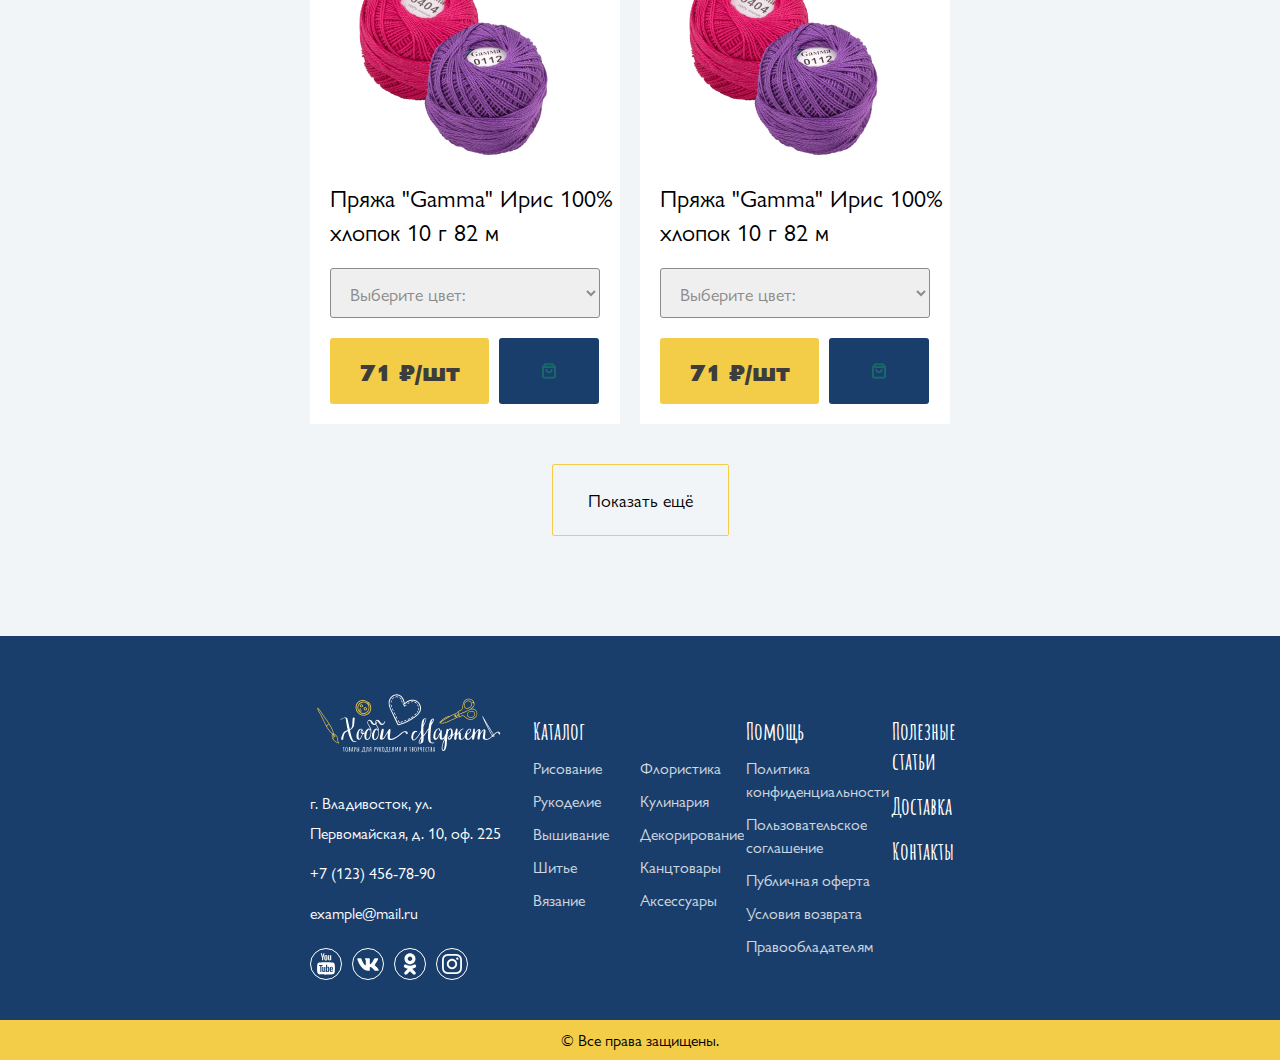
<file: html/catalog.html>
<!DOCTYPE html>
<html lang="ru">

<head>
    <meta charset="UTF-8">
    <meta http-equiv="X-UA-Compatible" content="IE=edge">
    <meta name="viewport" content="width=device-width, initial-scale=1.0">
    <title>Хобби-Маркет</title>

    <link rel="stylesheet" href="https://cdn.jsdelivr.net/npm/swiper@9/swiper-bundle.min.css" />

    <link rel="stylesheet" href="../css/reset.css">
    <link rel="stylesheet" href="../css/base.css">
    <link rel="stylesheet" href="../css/catalog.css">
    <script defer src="../script/script.js"></script>
</head>

<body>
    <!-- Header -->
    <section>
      <header class="header-big">
         <div class="header-logo">
            <a href="../html/index.html"><img src="../img/лого хобби маркет  1.png" alt="Лого Хобби Маркет"></a>
         </div>
         <div class="header-right">
            <div class="header-top">
               <nav>
                  <ul class="header-nav">
                     <li class="header-links-left"><a href="../html/text page(with prevnext btns).html">Полезные
                           статьи</a></li>
                     <li class="header-links-left"><a href="#">Доставка</a></li>
                     <li class="header-links-left"><a href="../html/contacts.html">Контакты</a></li>
                  </ul>
               </nav>
               <ul class="header-contacts">
                  <li><a class="header-social-mail" href="mailto: hobbymarket@mail.ru">hobbymarket@mail.ru</a></li>
                  <li><a class="header-social-instagram" href="#">Instagram</a></li>
                  <li><a class="header-social-phone" href="tel: +7 (123) 456-78-90">+7 (123) 456-78-90</a></li>
                  <button class="header-button button-orange">Написать</button>
               </ul>

            </div>
            <div class="header-center">
               <form >
                  <input class="search-input" type="search" placeholder="Поиск">
                  <select class="search-select" name="search-select" id="search-select">
                     <option value="">Все категории</option>
                     <option value="">Рисование</option>
                     <option value="">Рукоделие</option>
                     <option value="">Вышивание</option>
                     <option value="">Шитье</option>
                     <option value="">Вязание</option>
                     <option value="">Флористика</option>
                     <option value="">Кулинария</option>
                     <option value="">Декорирование</option>
                     <option value="">Канцтовары</option>
                     <option value="">Аксессуары</option>
                  </select>
                  <button class="search-confirm-button search-btn-main" type="submit"><img src="../img/search.svg" alt=""></button>
                  <button class="search-confirm-button search-btn-mobile" type="submit"><img src="../img/search-mob.svg" alt=""></button>
               </form>
               <div class="price-container">
                  <div class="price-img"><img  src="../img/shopping-bag.svg" alt=""></div>
                  <span class="price-count">15 900 ₽</span>
               </div>
            </div>
            <div class="header-bottom">
               <div class="header-catalog">
                  <button class="header-spoiler-button button-orange">
                     <div class="catalog-burger">
                        <div class="b1"></div>
                        <div class="b2"></div>
                        <div class="b3"></div>
                     </div>
                     Каталог товаров
                  </button>
                  <div class="header-menu-container disabled">
                     <ul class="header-menu-left">
                        <li class="header-menu-categories-container">
                           <a href="" class="header-menu-categories-item">Канцтовары</a>
                           <div class="header-menu-parametres">
                              <div class="header-menu-parametres-item">
                                 <h3 class="sub-categories-title">
                                    Бумага для рисования
                                 </h3>
                                 <ul class="sub-categories-list">
                                    <li>
                                       <a class="spoiler-category-title" href="#">Альбомы для рисования</a>
                                       <ul class="spoiler-categories disabled">
                                          <li>
                                             <a class="spoiler-category-sub-title" href="#">На скрепке</a>
                                             <ul class="inner-spoiler disabled">
                                                <li><a href="">12 листов</a></li>
                                                <li><a href="">24 листа</a></li>
                                             </ul>
                                          </li>
                                          <li>
                                             <a href="">На спирали</a>
                                          </li>
                                          <li>
                                             <a href="">Папка</a>
                                          </li>
                                          <li>
                                             <a href="">Склейка с одной стороны</a>
                                          </li>
                                       </ul>
                                    </li>
                                    <li>
                                       <a href="">Бумага для графики</a>
                                    </li>
                                    <li>
                                       <a href="">Бумага для живописи</a>
                                    </li>
                                    <li>
                                       <a href="">Бумага для черчения</a>
                                    </li>
                                    <li>
                                       <a href="">Скетчбуки</a>
                                    </li>
                                 </ul>
                              </div>
                              <div class="header-menu-parametres-item">
                                 <h3 class="sub-categories-title">
                                    Бумага для рисования
                                 </h3>
                                 <ul class="sub-categories-list">
                                    <li class="test">
                                       <a class="spoiler-category-title" href="#">Альбомы для рисования</a>
                                       <ul class="spoiler-categories disabled">
                                          <li>
                                             <a class="spoiler-category-sub-title" href="#">На скрепке</a>
                                             <ul class="inner-spoiler disabled">
                                                <li><a href="">12 листов</a></li>
                                                <li><a href="">24 листа</a></li>
                                             </ul>
                                          </li>
                                          <li>
                                             <a href="">На спирали</a>
                                          </li>
                                          <li>
                                             <a href="">Папка</a>
                                          </li>
                                          <li>
                                             <a href="">Склейка с одной стороны</a>
                                          </li>
                                       </ul>
                                    </li>
                                    <li>
                                       <a href="">Бумага для графики</a>
                                    </li>
                                    <li>
                                       <a href="">Бумага для живописи</a>
                                    </li>
                                    <li>
                                       <a href="">Бумага для черчения</a>
                                    </li>
                                    <li>
                                       <a href="">Скетчбуки</a>
                                    </li>
                                 </ul>
                              </div>
                              <div class="header-menu-parametres-item">
                                 <h3 class="sub-categories-title">
                                    Бумага для рисования
                                 </h3>
                                 <ul class="sub-categories-list">
                                    <li>
                                       <a class="spoiler-category-title" href="#">Альбомы для рисования</a>
                                       <ul class="spoiler-categories disabled">
                                          <li>
                                             <a class="spoiler-category-sub-title" href="#">На скрепке</a>
                                             <ul class="inner-spoiler disabled">
                                                <li><a href="">12 листов</a></li>
                                                <li><a href="">24 листа</a></li>
                                             </ul>
                                          </li>
                                          <li>
                                             <a href="">На спирали</a>
                                          </li>
                                          <li>
                                             <a href="">Папка</a>
                                          </li>
                                          <li>
                                             <a href="">Склейка с одной стороны</a>
                                          </li>
                                       </ul>
                                    </li>
                                    <li>
                                       <a href="">Бумага для графики</a>
                                    </li>
                                    <li>
                                       <a href="">Бумага для живописи</a>
                                    </li>
                                    <li>
                                       <a href="">Бумага для черчения</a>
                                    </li>
                                    <li>
                                       <a href="">Скетчбуки</a>
                                    </li>
                                 </ul>
                              </div>
                              <div class="header-menu-parametres-item">
                                 <h3 class="sub-categories-title">
                                    Бумага для рисования
                                 </h3>
                                 <ul class="sub-categories-list">
                                    <li>
                                       <a class="spoiler-category-title" href="#">Альбомы для рисования</a>
                                       <ul class="spoiler-categories disabled">
                                          <li>
                                             <a class="spoiler-category-sub-title" href="#">На скрепке</a>
                                             <ul class="inner-spoiler disabled">
                                                <li><a href="">12 листов</a></li>
                                                <li><a href="">24 листа</a></li>
                                             </ul>
                                          </li>
                                          <li>
                                             <a href="">На спирали</a>
                                          </li>
                                          <li>
                                             <a href="">Папка</a>
                                          </li>
                                          <li>
                                             <a href="">Склейка с одной стороны</a>
                                          </li>
                                       </ul>
                                    </li>
                                    <li>
                                       <a href="">Бумага для графики</a>
                                    </li>
                                    <li>
                                       <a href="">Бумага для живописи</a>
                                    </li>
                                    <li>
                                       <a href="">Бумага для черчения</a>
                                    </li>
                                    <li>
                                       <a href="">Скетчбуки</a>
                                    </li>
                                 </ul>
                              </div>
                           </div>
                        </li>
                        <li class="header-menu-categories-container">
                           <a href="" class="header-menu-categories-item">Товары для художников</a>
                        </li>
                        <li class="header-menu-categories-container">
                           <a href="" class="header-menu-categories-item">Бумага и бумажная продукция</a>
                        </li>
                        <li class="header-menu-categories-container">
                           <a href="" class="header-menu-categories-item">Шитье</a>
                        </li>
                        <li class="header-menu-categories-container">
                           <a href="" class="header-menu-categories-item">Вязание</a>
                        </li>
                        <li class="header-menu-categories-container">
                           <a href="" class="header-menu-categories-item">Флористика</a>
                        </li>
                        <li class="header-menu-categories-container">
                           <a href="" class="header-menu-categories-item">Кулинария</a>
                        </li>
                        <li class="header-menu-categories-container">
                           <a href="" class="header-menu-categories-item">Декорирование</a>
                        </li>
                        <li class="header-menu-categories-container">
                           <a href="" class="header-menu-categories-item">Канцтовары</a>
                        </li>
                        <li class="header-menu-categories-container">
                           <a href="" class="header-menu-categories-item">Аксессуары</a>
                        </li>
                        <li class="header-menu-categories-container">
                           <a href="" class="header-menu-categories-item">Пример для скроллбара</a>
                        </li>
                        <li class="header-menu-categories-container">
                           <a href="" class="header-menu-categories-item">Пример для скроллбара</a>
                        </li>
                        <li class="header-menu-categories-container">
                           <a href="" class="header-menu-categories-item">Пример для скроллбара</a>
                        </li>
                        <li class="header-menu-categories-container">
                           <a href="" class="header-menu-categories-item">Пример для скроллбара</a>
                        </li>
                     </ul>

                  </div>

               </div>
               <nav>
                  <ul class="header-bottom-nav">
                     <li><a href="#">Рисование</a></li>
                     <li><a href="#">Рукоделие</a></li>
                     <li><a href="#">Вышивание</a></li>
                     <li><a href="#">Шитье</a></li>
                     <li><a href="#">Вязание</a></li>
                     <li><a href="#">Флористика</a></li>
                     <li><a href="#">Кулинария</a></li>
                     <li><a href="#">Декорирование</a></li>
                     <li><a href="#">Канцтовары</a></li>
                     <li><a href="#">Аксессуары</a></li>
                  </ul>

               </nav>
            </div>
         </div>
      </header>
      <header class="header-small">
         <div class="header-right">
            <div class="header-top">

               <nav>
                  <button class="burger">
                     <img src="../img/menu.svg" alt="Меню">
                  </button>
                  <ul class="header-nav burger-menu burger-closed">
                     <li class="header-links-left"><a href="../html/text page(with prevnext btns).html">Полезные
                           статьи</a></li>
                     <li class="header-links-left"><a href="#">Доставка</a></li>
                     <li class="header-links-left"><a href="../html/contacts.html">Контакты</a></li>
                  </ul>
               </nav>
               <ul class="header-contacts">
                  <li><a class="header-social-mail" href="mailto: hobbymarket@mail.ru">hobbymarket@mail.ru</a></li>
                  <li><a class="header-social-instagram" href="#">Instagram</a></li>
                  <li><a class="header-social-phone" href="tel: +7 (123) 456-78-90">+7 (123) 456-78-90</a></li>
                  <button class="header-button button-orange">Написать</button>
               </ul>

            </div>
            <div class="header-small__cntr">
               <div class="header-logo">
                  <a href="../html/index.html"><img src="../img/logo-small.png" alt="Лого Хобби Маркет"></a>
               </div>
               <div class="header-center">
                  <form >
                     <input class="search-input" type="search" placeholder="Поиск">
                     <select class="search-select" name="search-select" id="search-select">
                        <option value="">Все категории</option>
                        <option value="">Рисование</option>
                        <option value="">Рукоделие</option>
                        <option value="">Вышивание</option>
                        <option value="">Шитье</option>
                        <option value="">Вязание</option>
                        <option value="">Флористика</option>
                        <option value="">Кулинария</option>
                        <option value="">Декорирование</option>
                        <option value="">Канцтовары</option>
                        <option value="">Аксессуары</option>
                     </select>
                     <button class="search-confirm-button search-btn-main" type="submit"><img src="../img/search.svg" alt=""></button>
                     <button class="search-confirm-button search-btn-mobile" type="submit"><img src="../img/search-mob.svg" alt=""></button>
                  </form>
                  <div class="price-container">
                     <div class="price-img"><img  src="../img/shopping-bag.svg" alt=""></div>
                     <span class="price-count">15 900 ₽</span>
                  </div>
               </div>
            </div>
            <div class="header-bottom">
               <div class="header-catalog">
                  <button class="header-spoiler-button button-orange">
                     <div class="catalog-burger">
                        <div class="b1"></div>
                        <div class="b2"></div>
                        <div class="b3"></div>
                     </div>
                     Каталог товаров
                  </button>
                  <div class="header-menu-container disabled">
                     <ul class="header-menu-left">
                        <li class="header-menu-categories-container">
                           <a href="" class="header-menu-categories-item">Канцтовары</a>
                        </li>
                        <li class="header-menu-categories-container">
                           <a href="" class="header-menu-categories-item">Товары для художников</a>
                        </li>
                        <li class="header-menu-categories-container">
                           <a href="" class="header-menu-categories-item">Бумага и бумажная продукция</a>
                        </li>
                        <li class="header-menu-categories-container">
                           <a href="" class="header-menu-categories-item">Шитье</a>
                        </li>
                        <li class="header-menu-categories-container">
                           <a href="" class="header-menu-categories-item">Вязание</a>
                        </li>
                        <li class="header-menu-categories-container">
                           <a href="" class="header-menu-categories-item">Флористика</a>
                        </li>
                        <li class="header-menu-categories-container">
                           <a href="" class="header-menu-categories-item">Кулинария</a>
                        </li>
                        <li class="header-menu-categories-container">
                           <a href="" class="header-menu-categories-item">Декорирование</a>
                        </li>
                        <li class="header-menu-categories-container">
                           <a href="" class="header-menu-categories-item">Канцтовары</a>
                        </li>
                        <li class="header-menu-categories-container">
                           <a href="" class="header-menu-categories-item">Аксессуары</a>
                        </li>
                        <li class="header-menu-categories-container">
                           <a href="" class="header-menu-categories-item">Пример для скроллбара</a>
                        </li>
                        <li class="header-menu-categories-container">
                           <a href="" class="header-menu-categories-item">Пример для скроллбара</a>
                        </li>
                        <li class="header-menu-categories-container">
                           <a href="" class="header-menu-categories-item">Пример для скроллбара</a>
                        </li>
                        <li class="header-menu-categories-container">
                           <a href="" class="header-menu-categories-item">Пример для скроллбара</a>
                        </li>
                     </ul>

                  </div>

               </div>
               <nav>
                  <ul class="header-bottom-nav">
                     <li><a href="#">Рисование</a></li>
                     <li><a href="#">Рукоделие</a></li>
                     <li><a href="#">Вышивание</a></li>
                     <li><a href="#">Шитье</a></li>
                     <li><a href="#">Вязание</a></li>
                     <li><a href="#">Флористика</a></li>
                     <li><a href="#">Кулинария</a></li>
                     <li><a href="#">Декорирование</a></li>
                     <li><a href="#">Канцтовары</a></li>
                     <li><a href="#">Аксессуары</a></li>
                  </ul>

               </nav>
            </div>
         </div>
      </header>
   </section>

    <!-- Catalog -->
    <section>
        <div class="catalog-container">
            <div class="cross-page-nav">
                <nav>
                    <a class="cross-page-nav-item" href="../html/index.html">Главная</a>
                    <a class="cross-page-nav-item current-page"
                        href="../html/text page(with prevnext btns).html">Каталог</a>
                </nav>
            </div>
            <h2 class="catalog-section-title">Каталог</h2>
            <ul class="catalog-items-list">
                <li>
                    <a href="../html/knitting.html">
                        <div class="catalog-item">
                            <div class="catalog-img-item-container"><img class="catalog-item-img"
                                    src="../img/image 1.png" alt="">
                            </div>
                            <div class="catalog-item-title">Вязание</div>
                        </div>
                    </a>
                </li>
                <li>
                    <a href="../html/knitting.html">
                        <div class="catalog-item">
                            <div class="catalog-img-item-container"><img class="catalog-item-img"
                                    src="../img/image 1.png" alt="">
                            </div>
                            <div class="catalog-item-title">Вязание</div>
                        </div>
                    </a>
                </li>
                <li>
                    <a href="../html/knitting.html">
                        <div class="catalog-item">
                            <div class="catalog-img-item-container"><img class="catalog-item-img"
                                    src="../img/image 1.png" alt="">
                            </div>
                            <div class="catalog-item-title">Вязание</div>
                        </div>
                    </a>
                </li>
                <li>
                    <a href="../html/knitting.html">
                        <div class="catalog-item">
                            <div class="catalog-img-item-container"><img class="catalog-item-img"
                                    src="../img/image 1.png" alt="">
                            </div>
                            <div class="catalog-item-title">Вязание</div>
                        </div>
                    </a>
                </li>
                <li>
                    <a href="../html/knitting.html">
                        <div class="catalog-item">
                            <div class="catalog-img-item-container"><img class="catalog-item-img"
                                    src="../img/image 1.png" alt="">
                            </div>
                            <div class="catalog-item-title">Вязание</div>
                        </div>
                    </a>
                </li>
                <li>
                    <a href="../html/knitting.html">
                        <div class="catalog-item">
                            <div class="catalog-img-item-container"><img class="catalog-item-img"
                                    src="../img/image 1.png" alt="">
                            </div>
                            <div class="catalog-item-title">Вязание</div>
                        </div>
                    </a>
                </li>
                <li>
                    <a href="../html/knitting.html">
                        <div class="catalog-item">
                            <div class="catalog-img-item-container"><img class="catalog-item-img"
                                    src="../img/image 1.png" alt="">
                            </div>
                            <div class="catalog-item-title">Вязание</div>
                        </div>
                    </a>
                </li>
                <li>
                    <a href="../html/knitting.html">
                        <div class="catalog-item">
                            <div class="catalog-img-item-container"><img class="catalog-item-img"
                                    src="../img/image 1.png" alt="">
                            </div>
                            <div class="catalog-item-title">Вязание</div>
                        </div>
                    </a>
                </li>
                <li>
                    <a href="../html/knitting.html">
                        <div class="catalog-item">
                            <div class="catalog-img-item-container"><img class="catalog-item-img"
                                    src="../img/image 1.png" alt="">
                            </div>
                            <div class="catalog-item-title">Вязание</div>
                        </div>
                    </a>
                </li>
                <li>
                    <a href="../html/knitting.html">
                        <div class="catalog-item">
                            <div class="catalog-img-item-container"><img class="catalog-item-img"
                                    src="../img/image 1.png" alt="">
                            </div>
                            <div class="catalog-item-title">Вязание</div>
                        </div>
                    </a>
                </li>
                <li>
                    <a href="../html/knitting.html">
                        <div class="catalog-item">
                            <div class="catalog-img-item-container"><img class="catalog-item-img"
                                    src="../img/image 1.png" alt="">
                            </div>
                            <div class="catalog-item-title">Вязание</div>
                        </div>
                    </a>
                </li>
                <li>
                    <a href="../html/knitting.html">
                        <div class="catalog-item">
                            <div class="catalog-img-item-container"><img class="catalog-item-img"
                                    src="../img/image 1.png" alt="">
                            </div>
                            <div class="catalog-item-title">Вязание</div>
                        </div>
                    </a>
                </li>
                <li>
                    <a href="../html/knitting.html">
                        <div class="catalog-item">
                            <div class="catalog-img-item-container"><img class="catalog-item-img"
                                    src="../img/image 1.png" alt="">
                            </div>
                            <div class="catalog-item-title">Вязание</div>
                        </div>
                    </a>
                </li>
                <li>
                    <a href="../html/knitting.html">
                        <div class="catalog-item">
                            <div class="catalog-img-item-container"><img class="catalog-item-img"
                                    src="../img/image 1.png" alt="">
                            </div>
                            <div class="catalog-item-title">Вязание</div>
                        </div>
                    </a>
                </li>
                <li>
                    <a href="../html/knitting.html">
                        <div class="catalog-item">
                            <div class="catalog-img-item-container"><img class="catalog-item-img"
                                    src="../img/image 1.png" alt="">
                            </div>
                            <div class="catalog-item-title">Вязание</div>
                        </div>
                    </a>
                </li>
                <li>
                    <a href="../html/knitting.html">
                        <div class="catalog-item">
                            <div class="catalog-img-item-container"><img class="catalog-item-img"
                                    src="../img/image 1.png" alt="">
                            </div>
                            <div class="catalog-item-title">Вязание</div>
                        </div>
                    </a>
                </li>
            </ul>
        </div>
    </section>

    <!-- Products -->
    <section class="products-section">
        <div class="products-container">
            <h2 class="products-section-title">Продукция</h2>
            <div class="products-section-list-container">
                <ul class="products-section-list">
                    <li class="products-section-item">
                        <img class="products-item-img" src="../img/g948588632 1.png" alt="Пряжа">
                        <h3 class="products-item-name">Пряжа "Gamma" Ирис
                            100% хлопок 10 г 82 м
                        </h3>
                        <select class="products-select name=" products-select" id="products-select">
                            <option value="">Выберите цвет: </option>
                            <option value="">Белый</option>
                            <option value="">Синий</option>
                            <option value="">Красный</option>
                            <option value="">Черный</option>
                            <option value="">Фиолетовый</option>
                        </select>
                        <div class="products-btns-group">
                            <button class="products-btn-price">71 ₽/шт</button>
                            <button class="products-btn-bag"></button>

                        </div>
                    </li>
                    <li class="products-section-item">
                        <img class="products-item-img" src="../img/g948588632 1.png" alt="Пряжа">
                        <h3 class="products-item-name">Пряжа "Gamma" Ирис
                            100% хлопок 10 г 82 м
                        </h3>
                        <select class="products-select" name="products-select" id="products-select">
                            <option disabled selected value="">Выберите цвет: </option>
                            <option value="">Белый</option>
                            <option value="">Синий</option>
                            <option value="">Красный</option>
                            <option value="">Черный</option>
                            <option value="">Фиолетовый</option>
                        </select>
                        <div class="products-btns-group">
                            <button class="products-btn-price">71 ₽/шт</button>
                            <button class="products-btn-bag"></button>

                        </div>
                    </li>
                    <li class="products-section-item">
                        <img class="products-item-img" src="../img/g948588632 1.png" alt="Пряжа">
                        <h3 class="products-item-name">Пряжа "Gamma" Ирис
                            100% хлопок 10 г 82 м
                        </h3>
                        <select class="products-select" name="products-select" id="products-select">
                            <option disabled selected value="">Выберите цвет: </option>
                            <option value="">Белый</option>
                            <option value="">Синий</option>
                            <option value="">Красный</option>
                            <option value="">Черный</option>
                            <option value="">Фиолетовый</option>
                        </select>
                        <div class="products-btns-group">
                            <button class="products-btn-price">71 ₽/шт</button>
                            <button class="products-btn-bag"></button>

                        </div>
                    </li>
                    <li class="products-section-item">
                        <img class="products-item-img" src="../img/g948588632 1.png" alt="Пряжа">
                        <h3 class="products-item-name">Пряжа "Gamma" Ирис
                            100% хлопок 10 г 82 м
                        </h3>
                        <select class="products-select" name="products-select" id="products-select">
                            <option disabled selected value="">Выберите цвет: </option>
                            <option value="">Белый</option>
                            <option value="">Синий</option>
                            <option value="">Красный</option>
                            <option value="">Черный</option>
                            <option value="">Фиолетовый</option>
                        </select>
                        <div class="products-btns-group">
                            <button class="products-btn-price">71 ₽/шт</button>
                            <button class="products-btn-bag"></button>

                        </div>
                    </li>
                    <li class="products-section-item">
                        <img class="products-item-img" src="../img/g948588632 1.png" alt="Пряжа">
                        <h3 class="products-item-name">Пряжа "Gamma" Ирис
                            100% хлопок 10 г 82 м
                        </h3>
                        <select class="products-select" name="products-select" id="products-select">
                            <option disabled selected value="">Выберите цвет: </option>
                            <option value="">Белый</option>
                            <option value="">Синий</option>
                            <option value="">Красный</option>
                            <option value="">Черный</option>
                            <option value="">Фиолетовый</option>
                        </select>
                        <div class="products-btns-group">
                            <button class="products-btn-price">71 ₽/шт</button>
                            <button class="products-btn-bag"></button>

                        </div>
                    </li>
                    <li class="products-section-item">
                        <img class="products-item-img" src="../img/g948588632 1.png" alt="Пряжа">
                        <h3 class="products-item-name">Пряжа "Gamma" Ирис
                            100% хлопок 10 г 82 м
                        </h3>
                        <select class="products-select" name="products-select" id="products-select">
                            <option disabled selected value="">Выберите цвет: </option>
                            <option value="">Белый</option>
                            <option value="">Синий</option>
                            <option value="">Красный</option>
                            <option value="">Черный</option>
                            <option value="">Фиолетовый</option>
                        </select>
                        <div class="products-btns-group">
                            <button class="products-btn-price">71 ₽/шт</button>
                            <button class="products-btn-bag"></button>

                        </div>
                    </li>
                    <li class="products-section-item">
                        <img class="products-item-img" src="../img/g948588632 1.png" alt="Пряжа">
                        <h3 class="products-item-name">Пряжа "Gamma" Ирис
                            100% хлопок 10 г 82 м
                        </h3>
                        <select class="products-select" name="products-select" id="products-select">
                            <option disabled selected value="">Выберите цвет: </option>
                            <option value="">Белый</option>
                            <option value="">Синий</option>
                            <option value="">Красный</option>
                            <option value="">Черный</option>
                            <option value="">Фиолетовый</option>
                        </select>
                        <div class="products-btns-group">
                            <button class="products-btn-price">71 ₽/шт</button>
                            <button class="products-btn-bag"></button>

                        </div>
                    </li>
                    <li class="products-section-item">
                        <img class="products-item-img" src="../img/g948588632 1.png" alt="Пряжа">
                        <h3 class="products-item-name">Пряжа "Gamma" Ирис
                            100% хлопок 10 г 82 м
                        </h3>
                        <select class="products-select" name="products-select" id="products-select">
                            <option disabled selected value="">Выберите цвет: </option>
                            <option value="">Белый</option>
                            <option value="">Синий</option>
                            <option value="">Красный</option>
                            <option value="">Черный</option>
                            <option value="">Фиолетовый</option>
                        </select>
                        <div class="products-btns-group">
                            <button class="products-btn-price">71 ₽/шт</button>
                            <button class="products-btn-bag"></button>

                        </div>
                    </li>
                    <li class="products-section-item">
                        <img class="products-item-img" src="../img/g948588632 1.png" alt="Пряжа">
                        <h3 class="products-item-name">Пряжа "Gamma" Ирис
                            100% хлопок 10 г 82 м
                        </h3>
                        <select class="products-select" name="products-select" id="products-select">
                            <option disabled selected value="">Выберите цвет: </option>
                            <option value="">Белый</option>
                            <option value="">Синий</option>
                            <option value="">Красный</option>
                            <option value="">Черный</option>
                            <option value="">Фиолетовый</option>
                        </select>
                        <div class="products-btns-group">
                            <button class="products-btn-price">71 ₽/шт</button>
                            <button class="products-btn-bag"></button>

                        </div>
                    </li>
                    <li class="products-section-item">
                        <img class="products-item-img" src="../img/g948588632 1.png" alt="Пряжа">
                        <h3 class="products-item-name">Пряжа "Gamma" Ирис
                            100% хлопок 10 г 82 м
                        </h3>
                        <select class="products-select" name="products-select" id="products-select">
                            <option disabled selected value="">Выберите цвет: </option>
                            <option value="">Белый</option>
                            <option value="">Синий</option>
                            <option value="">Красный</option>
                            <option value="">Черный</option>
                            <option value="">Фиолетовый</option>
                        </select>
                        <div class="products-btns-group">
                            <button class="products-btn-price">71 ₽/шт</button>
                            <button class="products-btn-bag"></button>

                        </div>
                    </li>
                    <li class="products-section-item">
                        <img class="products-item-img" src="../img/g948588632 1.png" alt="Пряжа">
                        <h3 class="products-item-name">Пряжа "Gamma" Ирис
                            100% хлопок 10 г 82 м
                        </h3>
                        <select class="products-select" name="products-select" id="products-select">
                            <option disabled selected value="">Выберите цвет: </option>
                            <option value="">Белый</option>
                            <option value="">Синий</option>
                            <option value="">Красный</option>
                            <option value="">Черный</option>
                            <option value="">Фиолетовый</option>
                        </select>
                        <div class="products-btns-group">
                            <button class="products-btn-price">71 ₽/шт</button>
                            <button class="products-btn-bag"></button>

                        </div>
                    </li>
                    <li class="products-section-item">
                        <img class="products-item-img" src="../img/g948588632 1.png" alt="Пряжа">
                        <h3 class="products-item-name">Пряжа "Gamma" Ирис
                            100% хлопок 10 г 82 м
                        </h3>
                        <select class="products-select" name="products-select" id="products-select">
                            <option disabled selected value="">Выберите цвет: </option>
                            <option value="">Белый</option>
                            <option value="">Синий</option>
                            <option value="">Красный</option>
                            <option value="">Черный</option>
                            <option value="">Фиолетовый</option>
                        </select>
                        <div class="products-btns-group">
                            <button class="products-btn-price">71 ₽/шт</button>
                            <button class="products-btn-bag"></button>

                        </div>
                    </li>

                </ul>
                <button class="products-btn">Показать ещё</button>
            </div>
        </div>
    </section>

    <!-- Footer -->
    <section>
        <footer class="footer-big">
           <div class="footer">
              <div class="footer-left">
                 <a href="../html/index.html"><img class="footer-logo" src="../img/лого хобби маркет  2.png"
                       alt="Лого Хобби Маркет"></a>
                 <div class="footer-contacts">
                    <ul>
                       <li>г. Владивосток, ул. Первомайская, д. 10, оф. 225</li>
                       <li><a href="tel: +7 (123) 456-78-90">+7 (123) 456-78-90</a></li>
                       <li><a href="mailto: example@mail.ru">example@mail.ru</a></li>
                       <li>
                          <ul class="footer-social-links">
                             <li class="footer-social-links__link">
                                <a class="footer-social-links__yt"
                                   href="https://cyber.sports.ru/tribuna/blogs/betterthansex/2869411.html"></a>
                             </li>
                             <li class="footer-social-links__link">
                                <a class="footer-social-links__vk" href=""></a>
                             </li>
                             <li class="footer-social-links__link">
                                <a class="footer-social-links__ok" href=""></a>
                             </li>
                             <li class="footer-social-links__link">
                                <a class="footer-social-links__instagram" href=""></a>
                             </li>
                          </ul>
                       </li>
                    </ul>
                 </div>
              </div>
              <div class="footer-catalogue">
                 <h3>Каталог</h3>
                 <ul class="footer-catalogue__list">
                    <li><a href="">Рисование</a></li>
                    <li><a href="">Рукоделие</a></li>
                    <li><a href="">Вышивание</a></li>
                    <li><a href="">Шитье</a></li>
                    <li><a href="">Вязание</a></li>
                    <li><a href="">Флористика</a></li>
                    <li><a href="">Кулинария</a></li>
                    <li><a href="">Декорирование</a></li>
                    <li><a href="">Канцтовары</a></li>
                    <li><a href="">Аксессуары</a></li>
                 </ul>
              </div>
              <div class="footer-help">
                 <h3>Помощь</h3>
                 <ul class="footer-help_list">
                    <li><a href="">Политика конфиденциальности</a></li>
                    <li><a href="">Пользовательское соглашение</a></li>
                    <li><a href="">Публичная оферта</a></li>
                    <li><a href="">Условия возврата</a></li>
                    <li><a href="">Правообладателям</a></li>
                 </ul>
              </div>
              <div class="footer-links">
                 <ul>
                    <li><a href="">Полезные статьи</a></li>
                    <li><a href="">Доставка</a></li>
                    <li><a href="">Контакты</a></li>
                 </ul>
              </div>
           </div>
           <div class="footer-copyright">© Все права защищены.</div>
        </footer>
        <footer class="footer-small">
           <div class="footer">
              <a class="footer-logo-container" href="../html/index.html">
                 <img class="footer-logo" src="../img/лого хобби маркет  2.png" alt="Лого Хобби Маркет">
              </a>
              
             <div class="footer-middle">
              <div class="footer-catalogue">
                 <h3>Каталог</h3>
                 <ul class="footer-catalogue__list">
                    <li><a href="">Рисование</a></li>
                    <li><a href="">Рукоделие</a></li>
                    <li><a href="">Вышивание</a></li>
                    <li><a href="">Шитье</a></li>
                    <li><a href="">Вязание</a></li>
                    <li><a href="">Флористика</a></li>
                    <li><a href="">Кулинария</a></li>
                    <li><a href="">Декорирование</a></li>
                    <li><a href="">Канцтовары</a></li>
                    <li><a href="">Аксессуары</a></li>
                 </ul>
              </div>
              <div class="footer-help">
                 <h3>Помощь</h3>
                 <ul class="footer-help_list">
                    <li><a href="">Политика конфиденциальности</a></li>
                    <li><a href="">Пользовательское соглашение</a></li>
                    <li><a href="">Публичная оферта</a></li>
                    <li><a href="">Условия возврата</a></li>
                    <li><a href="">Правообладателям</a></li>
                 </ul>
              </div>
              <div class="footer-links">
                 <ul>
                    <li><a href="">Полезные статьи</a></li>
                    <li><a href="">Доставка</a></li>
                    <li><a href="">Контакты</a></li>
                 </ul>
              </div>
             </div>
              <div class="footer-left">
  
                 <div class="footer-contacts">
                    <ul class="footer-contacts-info">
                       <li>г. Владивосток, ул. Первомайская, д. 10, оф. 225</li>
                       <li><a href="tel: +7 (123) 456-78-90">+7 (123) 456-78-90</a></li>
                       <li><a href="mailto: example@mail.ru">example@mail.ru</a></li>
                       <li>
                          <ul class="footer-social-links">
                             <li class="footer-social-links__link">
                                <a class="footer-social-links__yt"
                                   href="https://cyber.sports.ru/tribuna/blogs/betterthansex/2869411.html"></a>
                             </li>
                             <li class="footer-social-links__link">
                                <a class="footer-social-links__vk" href=""></a>
                             </li>
                             <li class="footer-social-links__link">
                                <a class="footer-social-links__ok" href=""></a>
                             </li>
                             <li class="footer-social-links__link">
                                <a class="footer-social-links__instagram" href=""></a>
                             </li>
                          </ul>
                       </li>
                    </ul>
                 </div>
              </div>
           </div>
           <div class="footer-copyright">© Все права защищены.</div>
        </footer>
     </section>

    <script src="https://cdn.jsdelivr.net/npm/swiper@9/swiper-bundle.min.js"></script>
    <script type="module" src="../script/swiperIni.js"></script>
    <script src="../script/script.js"></script>
</body>
</file>
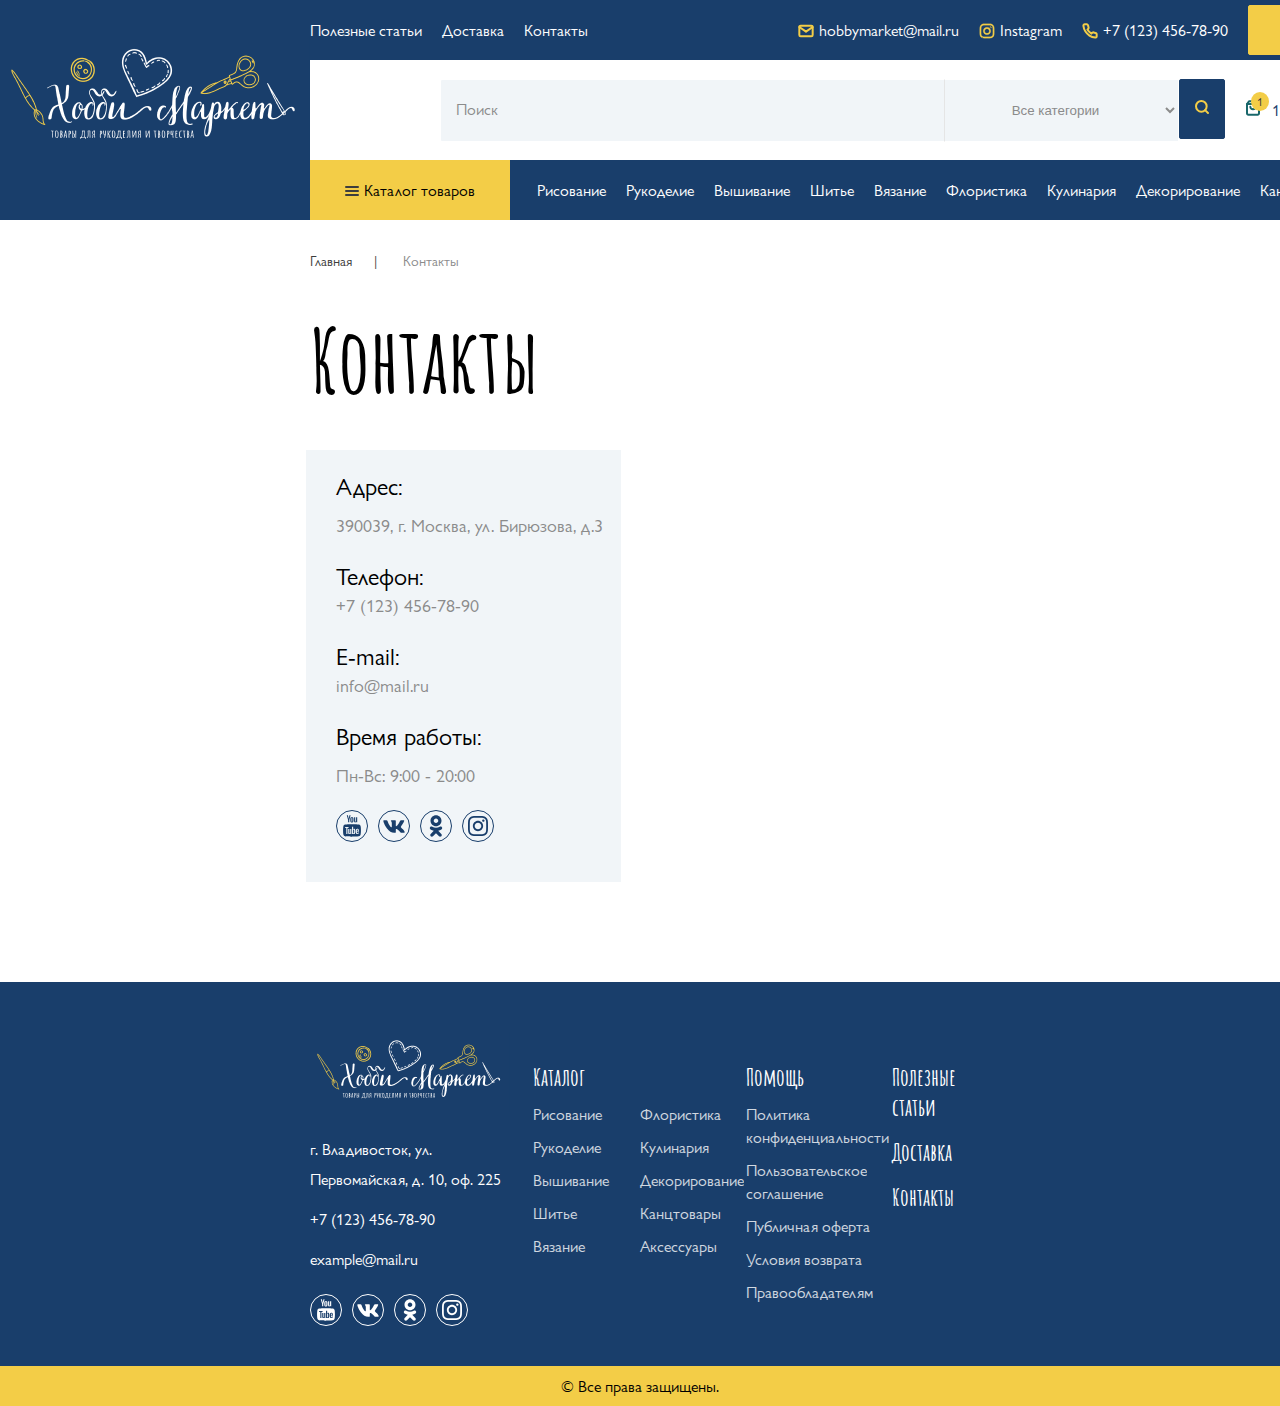
<file: html/contacts.html>
<!DOCTYPE html>
<html lang="ru">

<head>
   <meta charset="UTF-8">
   <meta http-equiv="X-UA-Compatible" content="IE=edge">
   <meta name="viewport" content="width=device-width, initial-scale=1.0">
   <title>Хобби-Маркет</title>

   <link rel="stylesheet" href="https://cdn.jsdelivr.net/npm/swiper@9/swiper-bundle.min.css" />

   <link rel="stylesheet" href="../css/reset.css">
   <link rel="stylesheet" href="../css/base.css">
   <link rel="stylesheet" href="../css/contacts.css">
   <script defer src="../script/script.js"></script>
</head>

<body>
   <!-- Header -->
   <section>
      <header class="header-big">
         <div class="header-logo">
            <a href="../html/index.html"><img src="../img/лого хобби маркет  1.png" alt="Лого Хобби Маркет"></a>
         </div>
         <div class="header-right">
            <div class="header-top">
               <nav>
                  <ul class="header-nav">
                     <li class="header-links-left"><a href="../html/text page(with prevnext btns).html">Полезные
                           статьи</a></li>
                     <li class="header-links-left"><a href="#">Доставка</a></li>
                     <li class="header-links-left"><a href="../html/contacts.html">Контакты</a></li>
                  </ul>
               </nav>
               <ul class="header-contacts">
                  <li><a class="header-social-mail" href="mailto: hobbymarket@mail.ru">hobbymarket@mail.ru</a></li>
                  <li><a class="header-social-instagram" href="#">Instagram</a></li>
                  <li><a class="header-social-phone" href="tel: +7 (123) 456-78-90">+7 (123) 456-78-90</a></li>
                  <button class="header-button button-orange">Написать</button>
               </ul>

            </div>
            <div class="header-center">
               <form >
                  <input class="search-input" type="search" placeholder="Поиск">
                  <select class="search-select" name="search-select" id="search-select">
                     <option value="">Все категории</option>
                     <option value="">Рисование</option>
                     <option value="">Рукоделие</option>
                     <option value="">Вышивание</option>
                     <option value="">Шитье</option>
                     <option value="">Вязание</option>
                     <option value="">Флористика</option>
                     <option value="">Кулинария</option>
                     <option value="">Декорирование</option>
                     <option value="">Канцтовары</option>
                     <option value="">Аксессуары</option>
                  </select>
                  <button class="search-confirm-button search-btn-main" type="submit"><img src="../img/search.svg" alt=""></button>
                  <button class="search-confirm-button search-btn-mobile" type="submit"><img src="../img/search-mob.svg" alt=""></button>
               </form>
               <div class="price-container">
                  <div class="price-img"><img  src="../img/shopping-bag.svg" alt=""></div>
                  <span class="price-count">15 900 ₽</span>
               </div>
            </div>
            <div class="header-bottom">
               <div class="header-catalog">
                  <button class="header-spoiler-button button-orange">
                     <div class="catalog-burger">
                        <div class="b1"></div>
                        <div class="b2"></div>
                        <div class="b3"></div>
                     </div>
                     Каталог товаров
                  </button>
                  <div class="header-menu-container disabled">
                     <ul class="header-menu-left">
                        <li class="header-menu-categories-container">
                           <a href="" class="header-menu-categories-item">Канцтовары</a>
                           <div class="header-menu-parametres">
                              <div class="header-menu-parametres-item">
                                 <h3 class="sub-categories-title">
                                    Бумага для рисования
                                 </h3>
                                 <ul class="sub-categories-list">
                                    <li>
                                       <a class="spoiler-category-title" href="#">Альбомы для рисования</a>
                                       <ul class="spoiler-categories disabled">
                                          <li>
                                             <a class="spoiler-category-sub-title" href="#">На скрепке</a>
                                             <ul class="inner-spoiler disabled">
                                                <li><a href="">12 листов</a></li>
                                                <li><a href="">24 листа</a></li>
                                             </ul>
                                          </li>
                                          <li>
                                             <a href="">На спирали</a>
                                          </li>
                                          <li>
                                             <a href="">Папка</a>
                                          </li>
                                          <li>
                                             <a href="">Склейка с одной стороны</a>
                                          </li>
                                       </ul>
                                    </li>
                                    <li>
                                       <a href="">Бумага для графики</a>
                                    </li>
                                    <li>
                                       <a href="">Бумага для живописи</a>
                                    </li>
                                    <li>
                                       <a href="">Бумага для черчения</a>
                                    </li>
                                    <li>
                                       <a href="">Скетчбуки</a>
                                    </li>
                                 </ul>
                              </div>
                              <div class="header-menu-parametres-item">
                                 <h3 class="sub-categories-title">
                                    Бумага для рисования
                                 </h3>
                                 <ul class="sub-categories-list">
                                    <li class="test">
                                       <a class="spoiler-category-title" href="#">Альбомы для рисования</a>
                                       <ul class="spoiler-categories disabled">
                                          <li>
                                             <a class="spoiler-category-sub-title" href="#">На скрепке</a>
                                             <ul class="inner-spoiler disabled">
                                                <li><a href="">12 листов</a></li>
                                                <li><a href="">24 листа</a></li>
                                             </ul>
                                          </li>
                                          <li>
                                             <a href="">На спирали</a>
                                          </li>
                                          <li>
                                             <a href="">Папка</a>
                                          </li>
                                          <li>
                                             <a href="">Склейка с одной стороны</a>
                                          </li>
                                       </ul>
                                    </li>
                                    <li>
                                       <a href="">Бумага для графики</a>
                                    </li>
                                    <li>
                                       <a href="">Бумага для живописи</a>
                                    </li>
                                    <li>
                                       <a href="">Бумага для черчения</a>
                                    </li>
                                    <li>
                                       <a href="">Скетчбуки</a>
                                    </li>
                                 </ul>
                              </div>
                              <div class="header-menu-parametres-item">
                                 <h3 class="sub-categories-title">
                                    Бумага для рисования
                                 </h3>
                                 <ul class="sub-categories-list">
                                    <li>
                                       <a class="spoiler-category-title" href="#">Альбомы для рисования</a>
                                       <ul class="spoiler-categories disabled">
                                          <li>
                                             <a class="spoiler-category-sub-title" href="#">На скрепке</a>
                                             <ul class="inner-spoiler disabled">
                                                <li><a href="">12 листов</a></li>
                                                <li><a href="">24 листа</a></li>
                                             </ul>
                                          </li>
                                          <li>
                                             <a href="">На спирали</a>
                                          </li>
                                          <li>
                                             <a href="">Папка</a>
                                          </li>
                                          <li>
                                             <a href="">Склейка с одной стороны</a>
                                          </li>
                                       </ul>
                                    </li>
                                    <li>
                                       <a href="">Бумага для графики</a>
                                    </li>
                                    <li>
                                       <a href="">Бумага для живописи</a>
                                    </li>
                                    <li>
                                       <a href="">Бумага для черчения</a>
                                    </li>
                                    <li>
                                       <a href="">Скетчбуки</a>
                                    </li>
                                 </ul>
                              </div>
                              <div class="header-menu-parametres-item">
                                 <h3 class="sub-categories-title">
                                    Бумага для рисования
                                 </h3>
                                 <ul class="sub-categories-list">
                                    <li>
                                       <a class="spoiler-category-title" href="#">Альбомы для рисования</a>
                                       <ul class="spoiler-categories disabled">
                                          <li>
                                             <a class="spoiler-category-sub-title" href="#">На скрепке</a>
                                             <ul class="inner-spoiler disabled">
                                                <li><a href="">12 листов</a></li>
                                                <li><a href="">24 листа</a></li>
                                             </ul>
                                          </li>
                                          <li>
                                             <a href="">На спирали</a>
                                          </li>
                                          <li>
                                             <a href="">Папка</a>
                                          </li>
                                          <li>
                                             <a href="">Склейка с одной стороны</a>
                                          </li>
                                       </ul>
                                    </li>
                                    <li>
                                       <a href="">Бумага для графики</a>
                                    </li>
                                    <li>
                                       <a href="">Бумага для живописи</a>
                                    </li>
                                    <li>
                                       <a href="">Бумага для черчения</a>
                                    </li>
                                    <li>
                                       <a href="">Скетчбуки</a>
                                    </li>
                                 </ul>
                              </div>
                           </div>
                        </li>
                        <li class="header-menu-categories-container">
                           <a href="" class="header-menu-categories-item">Товары для художников</a>
                        </li>
                        <li class="header-menu-categories-container">
                           <a href="" class="header-menu-categories-item">Бумага и бумажная продукция</a>
                        </li>
                        <li class="header-menu-categories-container">
                           <a href="" class="header-menu-categories-item">Шитье</a>
                        </li>
                        <li class="header-menu-categories-container">
                           <a href="" class="header-menu-categories-item">Вязание</a>
                        </li>
                        <li class="header-menu-categories-container">
                           <a href="" class="header-menu-categories-item">Флористика</a>
                        </li>
                        <li class="header-menu-categories-container">
                           <a href="" class="header-menu-categories-item">Кулинария</a>
                        </li>
                        <li class="header-menu-categories-container">
                           <a href="" class="header-menu-categories-item">Декорирование</a>
                        </li>
                        <li class="header-menu-categories-container">
                           <a href="" class="header-menu-categories-item">Канцтовары</a>
                        </li>
                        <li class="header-menu-categories-container">
                           <a href="" class="header-menu-categories-item">Аксессуары</a>
                        </li>
                        <li class="header-menu-categories-container">
                           <a href="" class="header-menu-categories-item">Пример для скроллбара</a>
                        </li>
                        <li class="header-menu-categories-container">
                           <a href="" class="header-menu-categories-item">Пример для скроллбара</a>
                        </li>
                        <li class="header-menu-categories-container">
                           <a href="" class="header-menu-categories-item">Пример для скроллбара</a>
                        </li>
                        <li class="header-menu-categories-container">
                           <a href="" class="header-menu-categories-item">Пример для скроллбара</a>
                        </li>
                     </ul>

                  </div>

               </div>
               <nav>
                  <ul class="header-bottom-nav">
                     <li><a href="#">Рисование</a></li>
                     <li><a href="#">Рукоделие</a></li>
                     <li><a href="#">Вышивание</a></li>
                     <li><a href="#">Шитье</a></li>
                     <li><a href="#">Вязание</a></li>
                     <li><a href="#">Флористика</a></li>
                     <li><a href="#">Кулинария</a></li>
                     <li><a href="#">Декорирование</a></li>
                     <li><a href="#">Канцтовары</a></li>
                     <li><a href="#">Аксессуары</a></li>
                  </ul>

               </nav>
            </div>
         </div>
      </header>
      <header class="header-small">
         <div class="header-right">
            <div class="header-top">

               <nav>
                  <button class="burger">
                     <img src="../img/menu.svg" alt="Меню">
                  </button>
                  <ul class="header-nav burger-menu burger-closed">
                     <li class="header-links-left"><a href="../html/text page(with prevnext btns).html">Полезные
                           статьи</a></li>
                     <li class="header-links-left"><a href="#">Доставка</a></li>
                     <li class="header-links-left"><a href="../html/contacts.html">Контакты</a></li>
                  </ul>
               </nav>
               <ul class="header-contacts">
                  <li><a class="header-social-mail" href="mailto: hobbymarket@mail.ru">hobbymarket@mail.ru</a></li>
                  <li><a class="header-social-instagram" href="#">Instagram</a></li>
                  <li><a class="header-social-phone" href="tel: +7 (123) 456-78-90">+7 (123) 456-78-90</a></li>
                  <button class="header-button button-orange">Написать</button>
               </ul>

            </div>
            <div class="header-small__cntr">
               <div class="header-logo">
                  <a href="../html/index.html"><img src="../img/logo-small.png" alt="Лого Хобби Маркет"></a>
               </div>
               <div class="header-center">
                  <form >
                     <input class="search-input" type="search" placeholder="Поиск">
                     <select class="search-select" name="search-select" id="search-select">
                        <option value="">Все категории</option>
                        <option value="">Рисование</option>
                        <option value="">Рукоделие</option>
                        <option value="">Вышивание</option>
                        <option value="">Шитье</option>
                        <option value="">Вязание</option>
                        <option value="">Флористика</option>
                        <option value="">Кулинария</option>
                        <option value="">Декорирование</option>
                        <option value="">Канцтовары</option>
                        <option value="">Аксессуары</option>
                     </select>
                     <button class="search-confirm-button search-btn-main" type="submit"><img src="../img/search.svg" alt=""></button>
                     <button class="search-confirm-button search-btn-mobile" type="submit"><img src="../img/search-mob.svg" alt=""></button>
                  </form>
                  <div class="price-container">
                     <div class="price-img"><img  src="../img/shopping-bag.svg" alt=""></div>
                     <span class="price-count">15 900 ₽</span>
                  </div>
               </div>
            </div>
            <div class="header-bottom">
               <div class="header-catalog">
                  <button class="header-spoiler-button button-orange">
                     <div class="catalog-burger">
                        <div class="b1"></div>
                        <div class="b2"></div>
                        <div class="b3"></div>
                     </div>
                     Каталог товаров
                  </button>
                  <div class="header-menu-container disabled">
                     <ul class="header-menu-left">
                        <li class="header-menu-categories-container">
                           <a href="" class="header-menu-categories-item">Канцтовары</a>
                        </li>
                        <li class="header-menu-categories-container">
                           <a href="" class="header-menu-categories-item">Товары для художников</a>
                        </li>
                        <li class="header-menu-categories-container">
                           <a href="" class="header-menu-categories-item">Бумага и бумажная продукция</a>
                        </li>
                        <li class="header-menu-categories-container">
                           <a href="" class="header-menu-categories-item">Шитье</a>
                        </li>
                        <li class="header-menu-categories-container">
                           <a href="" class="header-menu-categories-item">Вязание</a>
                        </li>
                        <li class="header-menu-categories-container">
                           <a href="" class="header-menu-categories-item">Флористика</a>
                        </li>
                        <li class="header-menu-categories-container">
                           <a href="" class="header-menu-categories-item">Кулинария</a>
                        </li>
                        <li class="header-menu-categories-container">
                           <a href="" class="header-menu-categories-item">Декорирование</a>
                        </li>
                        <li class="header-menu-categories-container">
                           <a href="" class="header-menu-categories-item">Канцтовары</a>
                        </li>
                        <li class="header-menu-categories-container">
                           <a href="" class="header-menu-categories-item">Аксессуары</a>
                        </li>
                        <li class="header-menu-categories-container">
                           <a href="" class="header-menu-categories-item">Пример для скроллбара</a>
                        </li>
                        <li class="header-menu-categories-container">
                           <a href="" class="header-menu-categories-item">Пример для скроллбара</a>
                        </li>
                        <li class="header-menu-categories-container">
                           <a href="" class="header-menu-categories-item">Пример для скроллбара</a>
                        </li>
                        <li class="header-menu-categories-container">
                           <a href="" class="header-menu-categories-item">Пример для скроллбара</a>
                        </li>
                     </ul>

                  </div>

               </div>
               <nav>
                  <ul class="header-bottom-nav">
                     <li><a href="#">Рисование</a></li>
                     <li><a href="#">Рукоделие</a></li>
                     <li><a href="#">Вышивание</a></li>
                     <li><a href="#">Шитье</a></li>
                     <li><a href="#">Вязание</a></li>
                     <li><a href="#">Флористика</a></li>
                     <li><a href="#">Кулинария</a></li>
                     <li><a href="#">Декорирование</a></li>
                     <li><a href="#">Канцтовары</a></li>
                     <li><a href="#">Аксессуары</a></li>
                  </ul>

               </nav>
            </div>
         </div>
      </header>
   </section>

   <!-- Contacts -->
   <section class="contacts-section">
      <div class="contacts-container">
         <div class="cross-page-nav">
            <nav>
               <a class="cross-page-nav-item" href="../html/index.html">Главная</a>
               <a class="cross-page-nav-item current-page" href="../html/contacts.html">Контакты</a>
            </nav>
         </div>
         <h2 class="contacts-section-title">Контакты</h2>
         <div class="contacts-adress">
            <div class="contacts-info">
               <ul class="contacts-list">
                  <li>
                     <div class="contacts-list-item">
                        <div class="info-name">Адрес:</div>
                        <div class="info">390039, г. Москва, ул. Бирюзова, д.3</div>
                     </div>
                     <div  class="contacts-list-item">
                        <div class="info-name">Телефон:</div>
                        <a class="info" href="tel: +7 (123) 456-78-90">+7 (123) 456-78-90</a>
                     </div>
                  </li>
                  <li>
                     <div class="contacts-list-item">
                        <div class="info-name">E-mail:</div>
                        <a class="info" href="mailto: info@mail.ru">info@mail.ru</a>
                     </div>
                     <div class="contacts-list-item">
                        <div class="info-name">Время работы:</div>
                        <div class="info">Пн-Вс: 9:00 - 20:00</div>
                     </div>
                     <div class="contacts-list-item">
                        <ul class="contacts-social-links">
                           <li class="contacts-social-links__link">
                              <a class="contacts-social-links__yt"
                                 href="https://cyber.sports.ru/tribuna/blogs/betterthansex/2869411.html"></a>
                           </li>
                           <li class="contacts-social-links__link">
                              <a class="contacts-social-links__vk" href=""></a>
                           </li>
                           <li class="contacts-social-links__link">
                              <a class="contacts-social-links__ok" href=""></a>
                           </li>
                           <li class="contacts-social-links__link">
                              <a class="contacts-social-links__instagram" href=""></a>
                           </li>
                        </ul>
                     </div>
                  </li>
               </ul>
            </div>
            <div class="map-container">
               <script type="text/javascript" charset="utf-8" async
               src="https://api-maps.yandex.ru/services/constructor/1.0/js/?um=constructor%3A87d409eb962d8795a39b4ebd04a41bf4b12077b7834477d0e3e099a5333ba71a&amp;width=100%&amp;height=432&amp;lang=ru_RU&amp;scroll=true">
            </script>
            </div>
         </div>
      </div>
   </section>

   <!-- Footer -->
   <section>
      <footer class="footer-big">
         <div class="footer">
            <div class="footer-left">
               <a href="../html/index.html"><img class="footer-logo" src="../img/лого хобби маркет  2.png"
                     alt="Лого Хобби Маркет"></a>
               <div class="footer-contacts">
                  <ul>
                     <li>г. Владивосток, ул. Первомайская, д. 10, оф. 225</li>
                     <li><a href="tel: +7 (123) 456-78-90">+7 (123) 456-78-90</a></li>
                     <li><a href="mailto: example@mail.ru">example@mail.ru</a></li>
                     <li>
                        <ul class="footer-social-links">
                           <li class="footer-social-links__link">
                              <a class="footer-social-links__yt"
                                 href="https://cyber.sports.ru/tribuna/blogs/betterthansex/2869411.html"></a>
                           </li>
                           <li class="footer-social-links__link">
                              <a class="footer-social-links__vk" href=""></a>
                           </li>
                           <li class="footer-social-links__link">
                              <a class="footer-social-links__ok" href=""></a>
                           </li>
                           <li class="footer-social-links__link">
                              <a class="footer-social-links__instagram" href=""></a>
                           </li>
                        </ul>
                     </li>
                  </ul>
               </div>
            </div>
            <div class="footer-catalogue">
               <h3>Каталог</h3>
               <ul class="footer-catalogue__list">
                  <li><a href="">Рисование</a></li>
                  <li><a href="">Рукоделие</a></li>
                  <li><a href="">Вышивание</a></li>
                  <li><a href="">Шитье</a></li>
                  <li><a href="">Вязание</a></li>
                  <li><a href="">Флористика</a></li>
                  <li><a href="">Кулинария</a></li>
                  <li><a href="">Декорирование</a></li>
                  <li><a href="">Канцтовары</a></li>
                  <li><a href="">Аксессуары</a></li>
               </ul>
            </div>
            <div class="footer-help">
               <h3>Помощь</h3>
               <ul class="footer-help_list">
                  <li><a href="">Политика конфиденциальности</a></li>
                  <li><a href="">Пользовательское соглашение</a></li>
                  <li><a href="">Публичная оферта</a></li>
                  <li><a href="">Условия возврата</a></li>
                  <li><a href="">Правообладателям</a></li>
               </ul>
            </div>
            <div class="footer-links">
               <ul>
                  <li><a href="">Полезные статьи</a></li>
                  <li><a href="">Доставка</a></li>
                  <li><a href="">Контакты</a></li>
               </ul>
            </div>
         </div>
         <div class="footer-copyright">© Все права защищены.</div>
      </footer>
      <footer class="footer-small">
         <div class="footer">
            <a class="footer-logo-container" href="../html/index.html">
               <img class="footer-logo" src="../img/лого хобби маркет  2.png" alt="Лого Хобби Маркет">
            </a>

            <div class="footer-middle">
               <div class="footer-catalogue">
                  <h3>Каталог</h3>
                  <ul class="footer-catalogue__list">
                     <li><a href="">Рисование</a></li>
                     <li><a href="">Рукоделие</a></li>
                     <li><a href="">Вышивание</a></li>
                     <li><a href="">Шитье</a></li>
                     <li><a href="">Вязание</a></li>
                     <li><a href="">Флористика</a></li>
                     <li><a href="">Кулинария</a></li>
                     <li><a href="">Декорирование</a></li>
                     <li><a href="">Канцтовары</a></li>
                     <li><a href="">Аксессуары</a></li>
                  </ul>
               </div>
               <div class="footer-help">
                  <h3>Помощь</h3>
                  <ul class="footer-help_list">
                     <li><a href="">Политика конфиденциальности</a></li>
                     <li><a href="">Пользовательское соглашение</a></li>
                     <li><a href="">Публичная оферта</a></li>
                     <li><a href="">Условия возврата</a></li>
                     <li><a href="">Правообладателям</a></li>
                  </ul>
               </div>
               <div class="footer-links">
                  <ul>
                     <li><a href="">Полезные статьи</a></li>
                     <li><a href="">Доставка</a></li>
                     <li><a href="">Контакты</a></li>
                  </ul>
               </div>
            </div>
            <div class="footer-left">

               <div class="footer-contacts">
                  <ul class="footer-contacts-info">
                     <li>г. Владивосток, ул. Первомайская, д. 10, оф. 225</li>
                     <li><a href="tel: +7 (123) 456-78-90">+7 (123) 456-78-90</a></li>
                     <li><a href="mailto: example@mail.ru">example@mail.ru</a></li>
                     <li>
                        <ul class="footer-social-links">
                           <li class="footer-social-links__link">
                              <a class="footer-social-links__yt"
                                 href="https://cyber.sports.ru/tribuna/blogs/betterthansex/2869411.html"></a>
                           </li>
                           <li class="footer-social-links__link">
                              <a class="footer-social-links__vk" href=""></a>
                           </li>
                           <li class="footer-social-links__link">
                              <a class="footer-social-links__ok" href=""></a>
                           </li>
                           <li class="footer-social-links__link">
                              <a class="footer-social-links__instagram" href=""></a>
                           </li>
                        </ul>
                     </li>
                  </ul>
               </div>
            </div>
         </div>
         <div class="footer-copyright">© Все права защищены.</div>
      </footer>
   </section>

   <script src="https://cdn.jsdelivr.net/npm/swiper@9/swiper-bundle.min.js"></script>
   <script type="module" src="../script/swiperIni.js"></script>
   <script src="../script/script.js"></script>
</body>
</file>
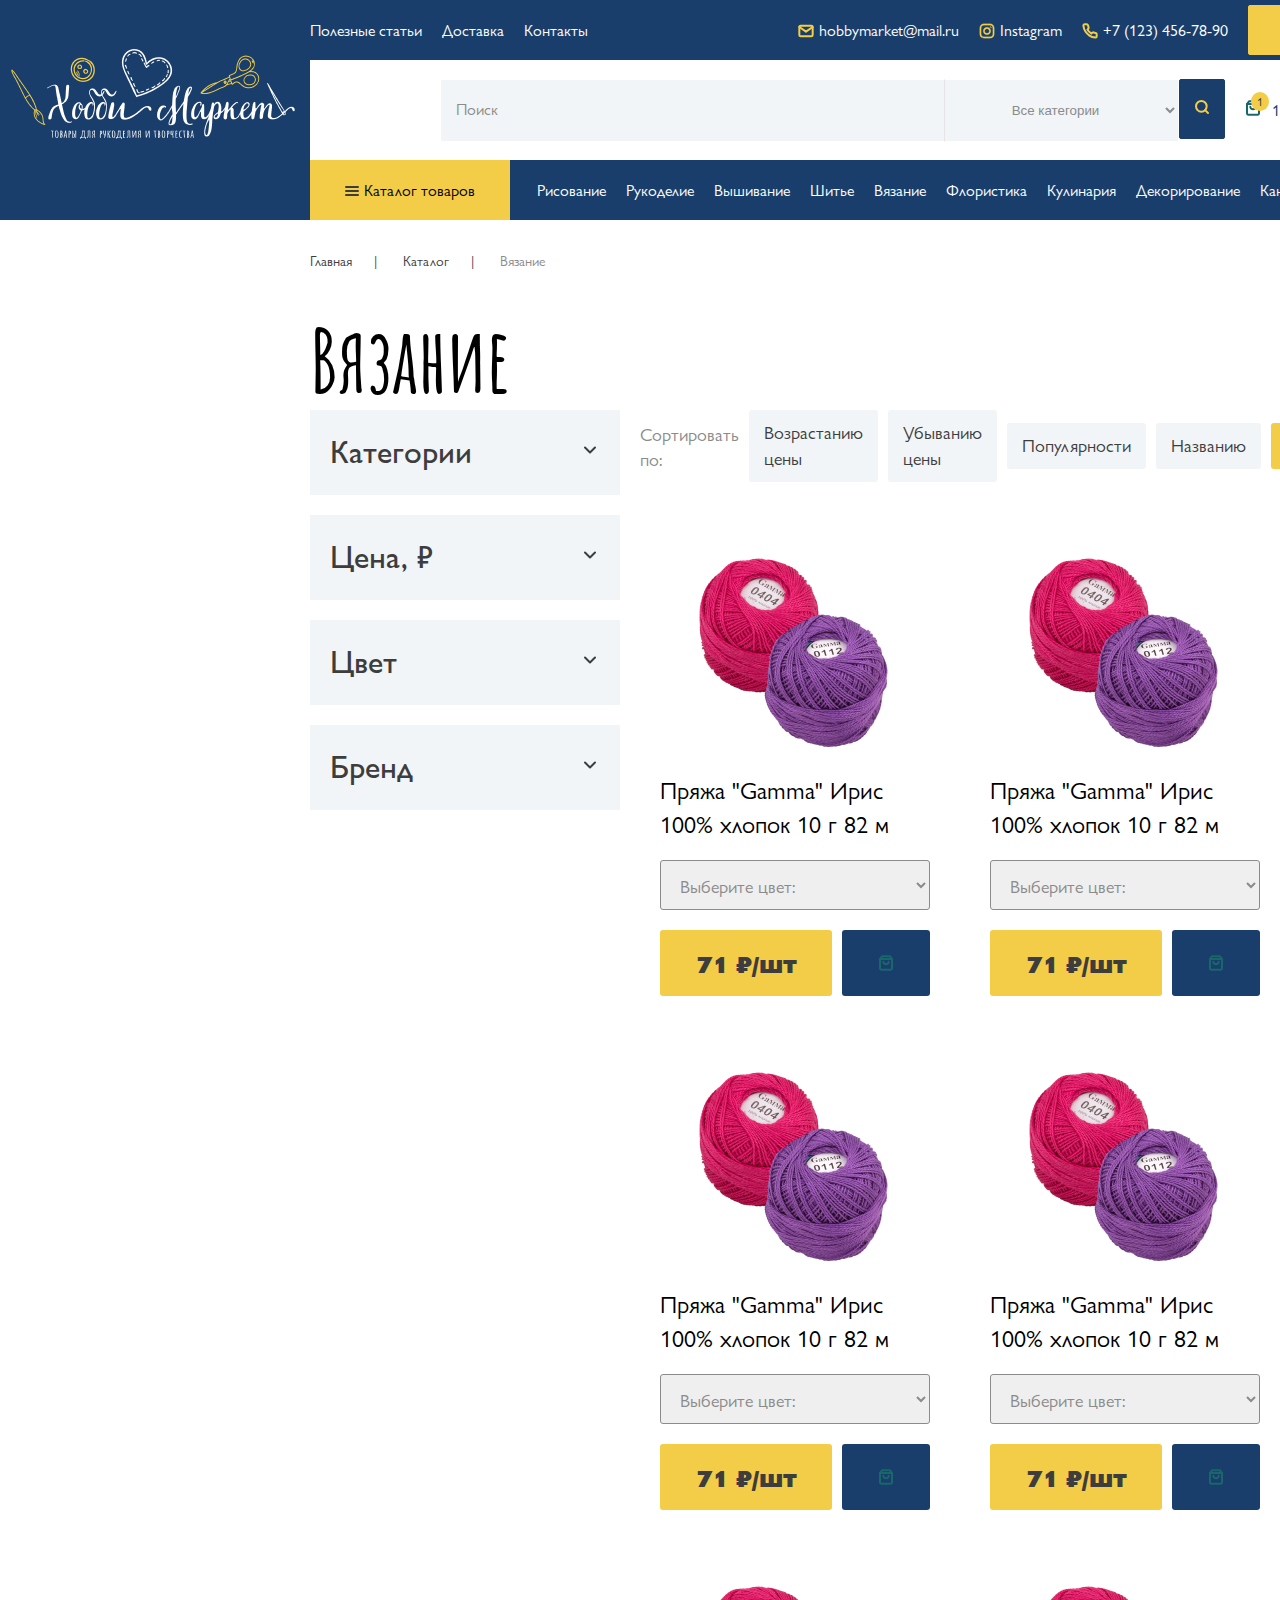
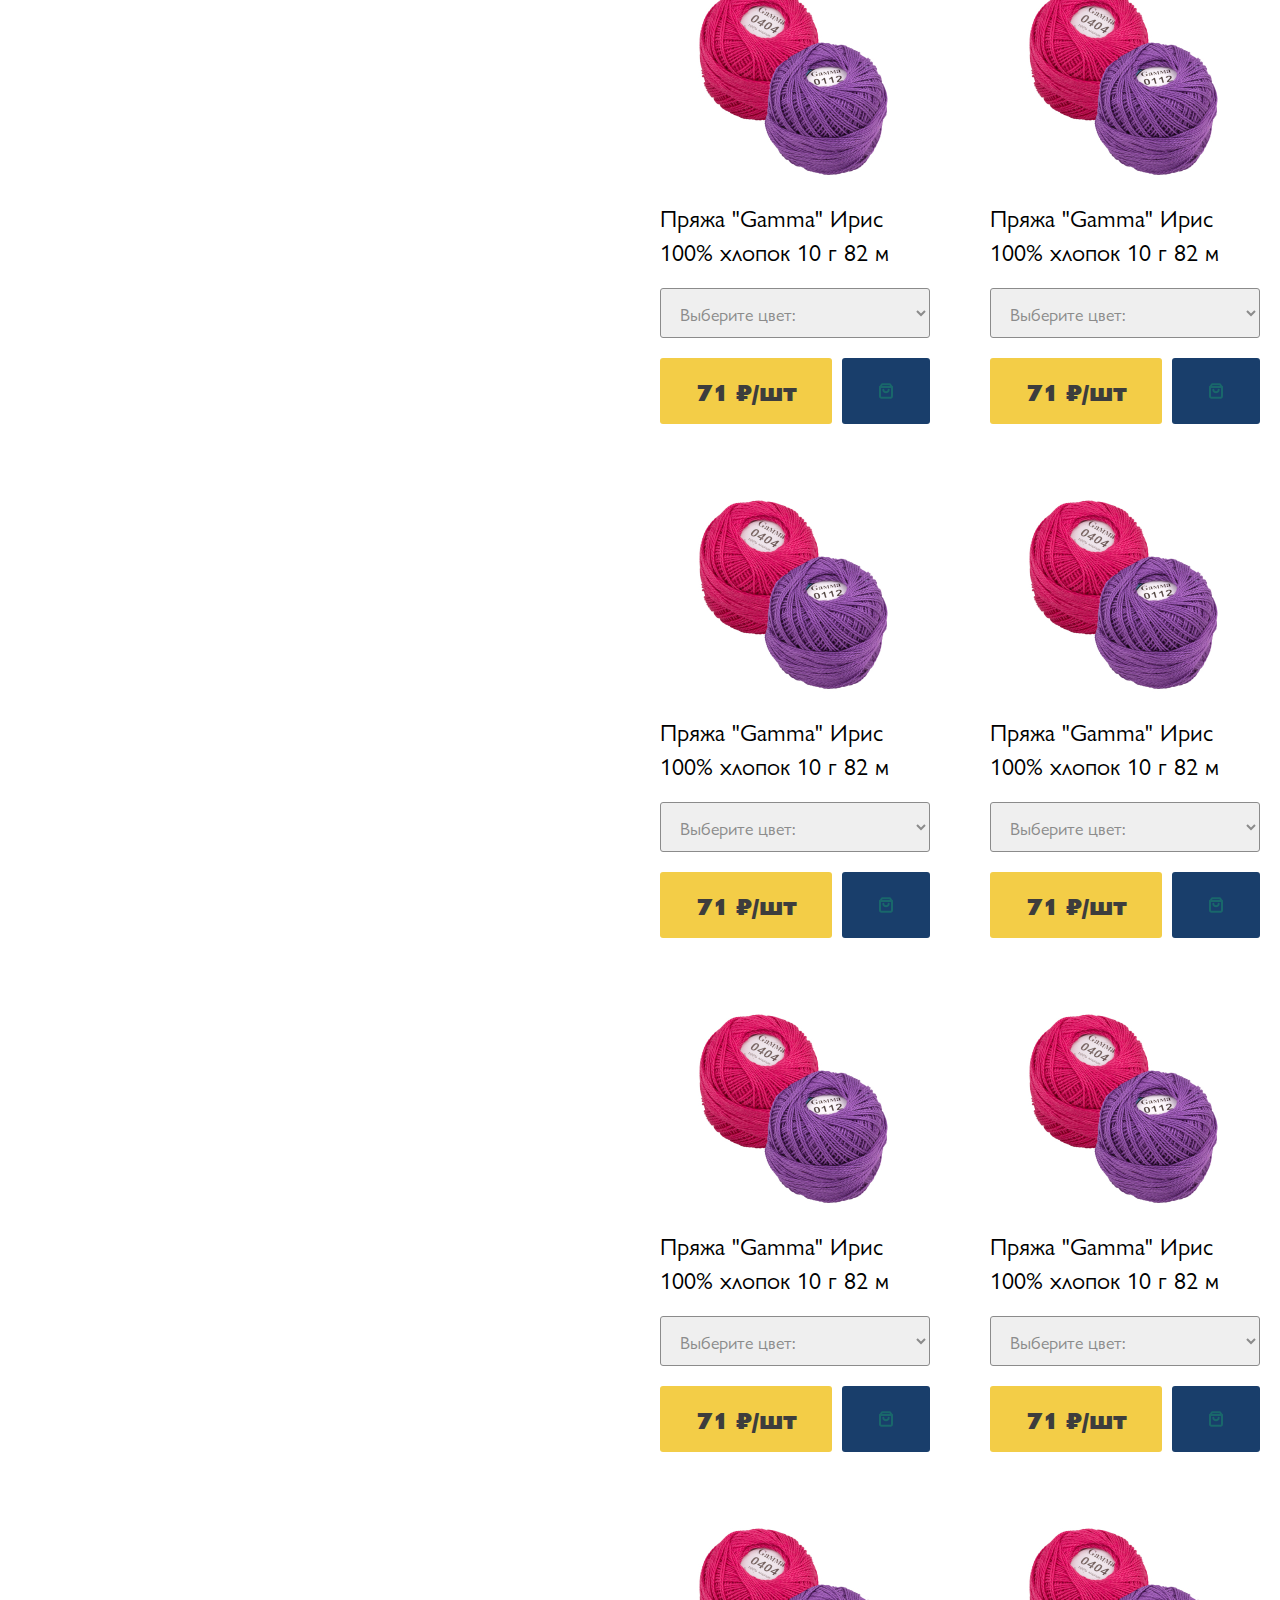
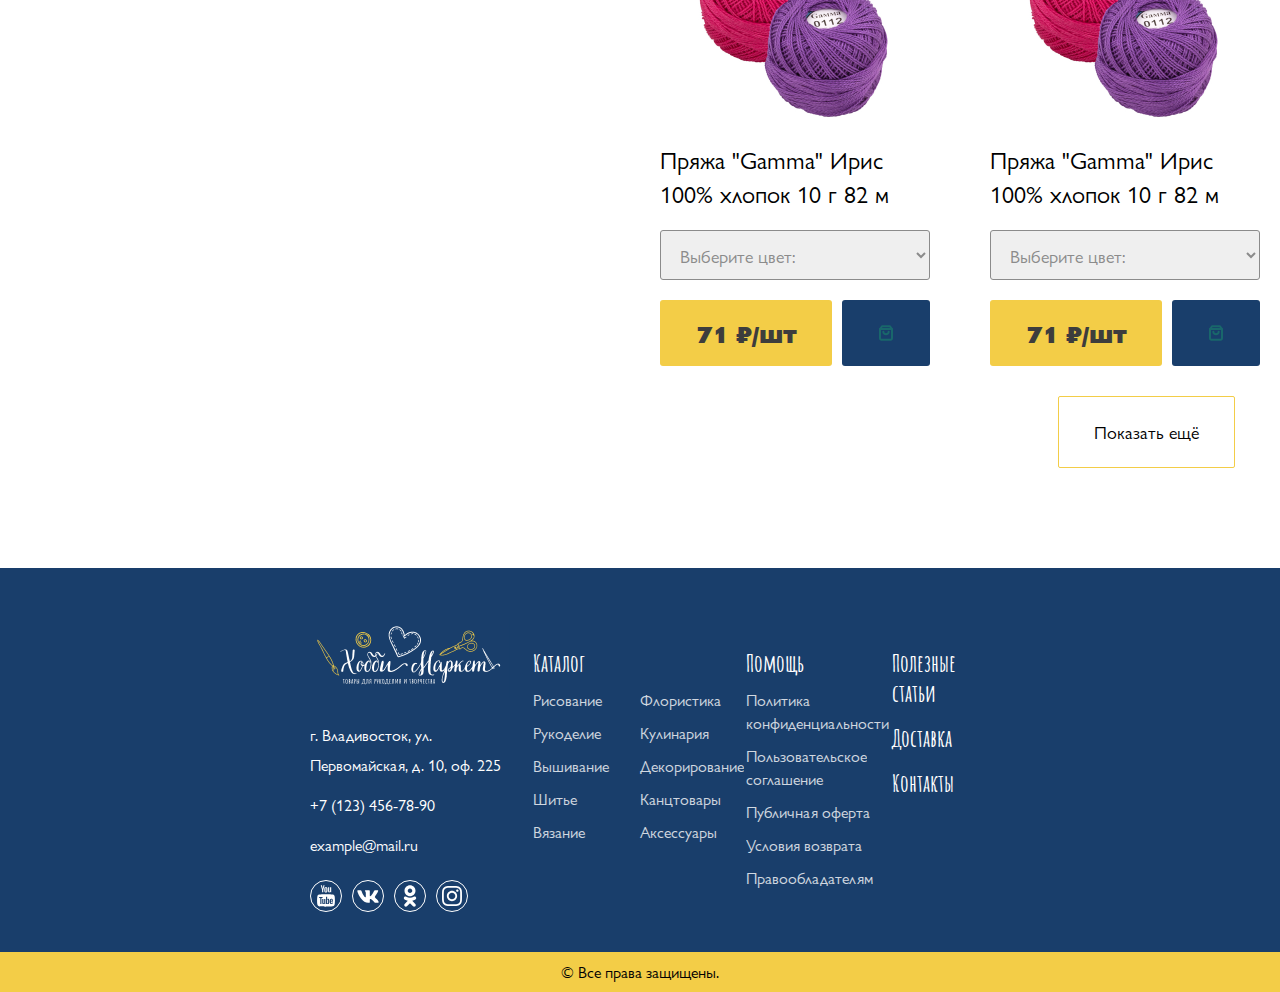
<file: html/knitting.html>
<!DOCTYPE html>
<html lang="ru">

<head>
    <meta charset="UTF-8">
    <meta http-equiv="X-UA-Compatible" content="IE=edge">
    <meta name="viewport" content="width=device-width, initial-scale=1.0">
    <title>Хобби-Маркет</title>

    <link rel="stylesheet" href="https://cdn.jsdelivr.net/npm/swiper@9/swiper-bundle.min.css" />

    <link rel="stylesheet" href="../css/reset.css">
    <link rel="stylesheet" href="../css/base.css">
    <link rel="stylesheet" href="../css/knitting.css">
    <script defer src="../script/script.js"></script>
</head>

<body>
    <!-- Header -->
    <section>
      <header class="header-big">
         <div class="header-logo">
            <a href="../html/index.html"><img src="../img/лого хобби маркет  1.png" alt="Лого Хобби Маркет"></a>
         </div>
         <div class="header-right">
            <div class="header-top">
               <nav>
                  <ul class="header-nav">
                     <li class="header-links-left"><a href="../html/text page(with prevnext btns).html">Полезные
                           статьи</a></li>
                     <li class="header-links-left"><a href="#">Доставка</a></li>
                     <li class="header-links-left"><a href="../html/contacts.html">Контакты</a></li>
                  </ul>
               </nav>
               <ul class="header-contacts">
                  <li><a class="header-social-mail" href="mailto: hobbymarket@mail.ru">hobbymarket@mail.ru</a></li>
                  <li><a class="header-social-instagram" href="#">Instagram</a></li>
                  <li><a class="header-social-phone" href="tel: +7 (123) 456-78-90">+7 (123) 456-78-90</a></li>
                  <button class="header-button button-orange">Написать</button>
               </ul>

            </div>
            <div class="header-center">
               <form >
                  <input class="search-input" type="search" placeholder="Поиск">
                  <select class="search-select" name="search-select" id="search-select">
                     <option value="">Все категории</option>
                     <option value="">Рисование</option>
                     <option value="">Рукоделие</option>
                     <option value="">Вышивание</option>
                     <option value="">Шитье</option>
                     <option value="">Вязание</option>
                     <option value="">Флористика</option>
                     <option value="">Кулинария</option>
                     <option value="">Декорирование</option>
                     <option value="">Канцтовары</option>
                     <option value="">Аксессуары</option>
                  </select>
                  <button class="search-confirm-button search-btn-main" type="submit"><img src="../img/search.svg" alt=""></button>
                  <button class="search-confirm-button search-btn-mobile" type="submit"><img src="../img/search-mob.svg" alt=""></button>
               </form>
               <div class="price-container">
                  <div class="price-img"><img  src="../img/shopping-bag.svg" alt=""></div>
                  <span class="price-count">15 900 ₽</span>
               </div>
            </div>
            <div class="header-bottom">
               <div class="header-catalog">
                  <button class="header-spoiler-button button-orange">
                     <div class="catalog-burger">
                        <div class="b1"></div>
                        <div class="b2"></div>
                        <div class="b3"></div>
                     </div>
                     Каталог товаров
                  </button>
                  <div class="header-menu-container disabled">
                     <ul class="header-menu-left">
                        <li class="header-menu-categories-container">
                           <a href="" class="header-menu-categories-item">Канцтовары</a>
                           <div class="header-menu-parametres">
                              <div class="header-menu-parametres-item">
                                 <h3 class="sub-categories-title">
                                    Бумага для рисования
                                 </h3>
                                 <ul class="sub-categories-list">
                                    <li>
                                       <a class="spoiler-category-title" href="#">Альбомы для рисования</a>
                                       <ul class="spoiler-categories disabled">
                                          <li>
                                             <a class="spoiler-category-sub-title" href="#">На скрепке</a>
                                             <ul class="inner-spoiler disabled">
                                                <li><a href="">12 листов</a></li>
                                                <li><a href="">24 листа</a></li>
                                             </ul>
                                          </li>
                                          <li>
                                             <a href="">На спирали</a>
                                          </li>
                                          <li>
                                             <a href="">Папка</a>
                                          </li>
                                          <li>
                                             <a href="">Склейка с одной стороны</a>
                                          </li>
                                       </ul>
                                    </li>
                                    <li>
                                       <a href="">Бумага для графики</a>
                                    </li>
                                    <li>
                                       <a href="">Бумага для живописи</a>
                                    </li>
                                    <li>
                                       <a href="">Бумага для черчения</a>
                                    </li>
                                    <li>
                                       <a href="">Скетчбуки</a>
                                    </li>
                                 </ul>
                              </div>
                              <div class="header-menu-parametres-item">
                                 <h3 class="sub-categories-title">
                                    Бумага для рисования
                                 </h3>
                                 <ul class="sub-categories-list">
                                    <li class="test">
                                       <a class="spoiler-category-title" href="#">Альбомы для рисования</a>
                                       <ul class="spoiler-categories disabled">
                                          <li>
                                             <a class="spoiler-category-sub-title" href="#">На скрепке</a>
                                             <ul class="inner-spoiler disabled">
                                                <li><a href="">12 листов</a></li>
                                                <li><a href="">24 листа</a></li>
                                             </ul>
                                          </li>
                                          <li>
                                             <a href="">На спирали</a>
                                          </li>
                                          <li>
                                             <a href="">Папка</a>
                                          </li>
                                          <li>
                                             <a href="">Склейка с одной стороны</a>
                                          </li>
                                       </ul>
                                    </li>
                                    <li>
                                       <a href="">Бумага для графики</a>
                                    </li>
                                    <li>
                                       <a href="">Бумага для живописи</a>
                                    </li>
                                    <li>
                                       <a href="">Бумага для черчения</a>
                                    </li>
                                    <li>
                                       <a href="">Скетчбуки</a>
                                    </li>
                                 </ul>
                              </div>
                              <div class="header-menu-parametres-item">
                                 <h3 class="sub-categories-title">
                                    Бумага для рисования
                                 </h3>
                                 <ul class="sub-categories-list">
                                    <li>
                                       <a class="spoiler-category-title" href="#">Альбомы для рисования</a>
                                       <ul class="spoiler-categories disabled">
                                          <li>
                                             <a class="spoiler-category-sub-title" href="#">На скрепке</a>
                                             <ul class="inner-spoiler disabled">
                                                <li><a href="">12 листов</a></li>
                                                <li><a href="">24 листа</a></li>
                                             </ul>
                                          </li>
                                          <li>
                                             <a href="">На спирали</a>
                                          </li>
                                          <li>
                                             <a href="">Папка</a>
                                          </li>
                                          <li>
                                             <a href="">Склейка с одной стороны</a>
                                          </li>
                                       </ul>
                                    </li>
                                    <li>
                                       <a href="">Бумага для графики</a>
                                    </li>
                                    <li>
                                       <a href="">Бумага для живописи</a>
                                    </li>
                                    <li>
                                       <a href="">Бумага для черчения</a>
                                    </li>
                                    <li>
                                       <a href="">Скетчбуки</a>
                                    </li>
                                 </ul>
                              </div>
                              <div class="header-menu-parametres-item">
                                 <h3 class="sub-categories-title">
                                    Бумага для рисования
                                 </h3>
                                 <ul class="sub-categories-list">
                                    <li>
                                       <a class="spoiler-category-title" href="#">Альбомы для рисования</a>
                                       <ul class="spoiler-categories disabled">
                                          <li>
                                             <a class="spoiler-category-sub-title" href="#">На скрепке</a>
                                             <ul class="inner-spoiler disabled">
                                                <li><a href="">12 листов</a></li>
                                                <li><a href="">24 листа</a></li>
                                             </ul>
                                          </li>
                                          <li>
                                             <a href="">На спирали</a>
                                          </li>
                                          <li>
                                             <a href="">Папка</a>
                                          </li>
                                          <li>
                                             <a href="">Склейка с одной стороны</a>
                                          </li>
                                       </ul>
                                    </li>
                                    <li>
                                       <a href="">Бумага для графики</a>
                                    </li>
                                    <li>
                                       <a href="">Бумага для живописи</a>
                                    </li>
                                    <li>
                                       <a href="">Бумага для черчения</a>
                                    </li>
                                    <li>
                                       <a href="">Скетчбуки</a>
                                    </li>
                                 </ul>
                              </div>
                           </div>
                        </li>
                        <li class="header-menu-categories-container">
                           <a href="" class="header-menu-categories-item">Товары для художников</a>
                        </li>
                        <li class="header-menu-categories-container">
                           <a href="" class="header-menu-categories-item">Бумага и бумажная продукция</a>
                        </li>
                        <li class="header-menu-categories-container">
                           <a href="" class="header-menu-categories-item">Шитье</a>
                        </li>
                        <li class="header-menu-categories-container">
                           <a href="" class="header-menu-categories-item">Вязание</a>
                        </li>
                        <li class="header-menu-categories-container">
                           <a href="" class="header-menu-categories-item">Флористика</a>
                        </li>
                        <li class="header-menu-categories-container">
                           <a href="" class="header-menu-categories-item">Кулинария</a>
                        </li>
                        <li class="header-menu-categories-container">
                           <a href="" class="header-menu-categories-item">Декорирование</a>
                        </li>
                        <li class="header-menu-categories-container">
                           <a href="" class="header-menu-categories-item">Канцтовары</a>
                        </li>
                        <li class="header-menu-categories-container">
                           <a href="" class="header-menu-categories-item">Аксессуары</a>
                        </li>
                        <li class="header-menu-categories-container">
                           <a href="" class="header-menu-categories-item">Пример для скроллбара</a>
                        </li>
                        <li class="header-menu-categories-container">
                           <a href="" class="header-menu-categories-item">Пример для скроллбара</a>
                        </li>
                        <li class="header-menu-categories-container">
                           <a href="" class="header-menu-categories-item">Пример для скроллбара</a>
                        </li>
                        <li class="header-menu-categories-container">
                           <a href="" class="header-menu-categories-item">Пример для скроллбара</a>
                        </li>
                     </ul>

                  </div>

               </div>
               <nav>
                  <ul class="header-bottom-nav">
                     <li><a href="#">Рисование</a></li>
                     <li><a href="#">Рукоделие</a></li>
                     <li><a href="#">Вышивание</a></li>
                     <li><a href="#">Шитье</a></li>
                     <li><a href="#">Вязание</a></li>
                     <li><a href="#">Флористика</a></li>
                     <li><a href="#">Кулинария</a></li>
                     <li><a href="#">Декорирование</a></li>
                     <li><a href="#">Канцтовары</a></li>
                     <li><a href="#">Аксессуары</a></li>
                  </ul>

               </nav>
            </div>
         </div>
      </header>
      <header class="header-small">
         <div class="header-right">
            <div class="header-top">

               <nav>
                  <button class="burger">
                     <img src="../img/menu.svg" alt="Меню">
                  </button>
                  <ul class="header-nav burger-menu burger-closed">
                     <li class="header-links-left"><a href="../html/text page(with prevnext btns).html">Полезные
                           статьи</a></li>
                     <li class="header-links-left"><a href="#">Доставка</a></li>
                     <li class="header-links-left"><a href="../html/contacts.html">Контакты</a></li>
                  </ul>
               </nav>
               <ul class="header-contacts">
                  <li><a class="header-social-mail" href="mailto: hobbymarket@mail.ru">hobbymarket@mail.ru</a></li>
                  <li><a class="header-social-instagram" href="#">Instagram</a></li>
                  <li><a class="header-social-phone" href="tel: +7 (123) 456-78-90">+7 (123) 456-78-90</a></li>
                  <button class="header-button button-orange">Написать</button>
               </ul>

            </div>
            <div class="header-small__cntr">
               <div class="header-logo">
                  <a href="../html/index.html"><img src="../img/logo-small.png" alt="Лого Хобби Маркет"></a>
               </div>
               <div class="header-center">
                  <form >
                     <input class="search-input" type="search" placeholder="Поиск">
                     <select class="search-select" name="search-select" id="search-select">
                        <option value="">Все категории</option>
                        <option value="">Рисование</option>
                        <option value="">Рукоделие</option>
                        <option value="">Вышивание</option>
                        <option value="">Шитье</option>
                        <option value="">Вязание</option>
                        <option value="">Флористика</option>
                        <option value="">Кулинария</option>
                        <option value="">Декорирование</option>
                        <option value="">Канцтовары</option>
                        <option value="">Аксессуары</option>
                     </select>
                     <button class="search-confirm-button search-btn-main" type="submit"><img src="../img/search.svg" alt=""></button>
                     <button class="search-confirm-button search-btn-mobile" type="submit"><img src="../img/search-mob.svg" alt=""></button>
                  </form>
                  <div class="price-container">
                     <div class="price-img"><img  src="../img/shopping-bag.svg" alt=""></div>
                     <span class="price-count">15 900 ₽</span>
                  </div>
               </div>
            </div>
            <div class="header-bottom">
               <div class="header-catalog">
                  <button class="header-spoiler-button button-orange">
                     <div class="catalog-burger">
                        <div class="b1"></div>
                        <div class="b2"></div>
                        <div class="b3"></div>
                     </div>
                     Каталог товаров
                  </button>
                  <div class="header-menu-container disabled">
                     <ul class="header-menu-left">
                        <li class="header-menu-categories-container">
                           <a href="" class="header-menu-categories-item">Канцтовары</a>
                        </li>
                        <li class="header-menu-categories-container">
                           <a href="" class="header-menu-categories-item">Товары для художников</a>
                        </li>
                        <li class="header-menu-categories-container">
                           <a href="" class="header-menu-categories-item">Бумага и бумажная продукция</a>
                        </li>
                        <li class="header-menu-categories-container">
                           <a href="" class="header-menu-categories-item">Шитье</a>
                        </li>
                        <li class="header-menu-categories-container">
                           <a href="" class="header-menu-categories-item">Вязание</a>
                        </li>
                        <li class="header-menu-categories-container">
                           <a href="" class="header-menu-categories-item">Флористика</a>
                        </li>
                        <li class="header-menu-categories-container">
                           <a href="" class="header-menu-categories-item">Кулинария</a>
                        </li>
                        <li class="header-menu-categories-container">
                           <a href="" class="header-menu-categories-item">Декорирование</a>
                        </li>
                        <li class="header-menu-categories-container">
                           <a href="" class="header-menu-categories-item">Канцтовары</a>
                        </li>
                        <li class="header-menu-categories-container">
                           <a href="" class="header-menu-categories-item">Аксессуары</a>
                        </li>
                        <li class="header-menu-categories-container">
                           <a href="" class="header-menu-categories-item">Пример для скроллбара</a>
                        </li>
                        <li class="header-menu-categories-container">
                           <a href="" class="header-menu-categories-item">Пример для скроллбара</a>
                        </li>
                        <li class="header-menu-categories-container">
                           <a href="" class="header-menu-categories-item">Пример для скроллбара</a>
                        </li>
                        <li class="header-menu-categories-container">
                           <a href="" class="header-menu-categories-item">Пример для скроллбара</a>
                        </li>
                     </ul>

                  </div>

               </div>
               <nav>
                  <ul class="header-bottom-nav">
                     <li><a href="#">Рисование</a></li>
                     <li><a href="#">Рукоделие</a></li>
                     <li><a href="#">Вышивание</a></li>
                     <li><a href="#">Шитье</a></li>
                     <li><a href="#">Вязание</a></li>
                     <li><a href="#">Флористика</a></li>
                     <li><a href="#">Кулинария</a></li>
                     <li><a href="#">Декорирование</a></li>
                     <li><a href="#">Канцтовары</a></li>
                     <li><a href="#">Аксессуары</a></li>
                  </ul>

               </nav>
            </div>
         </div>
      </header>
   </section>

    <!-- Category-catalog -->
    <section class="products-section">
        <div class="products-container">
            <div class="cross-page-nav">
                <nav>
                    <a class="cross-page-nav-item" href="../html/index.html">Главная</a>
                    <a class="cross-page-nav-item" href="../html/catalog.html">Каталог</a>
                    <a class="cross-page-nav-item current-page" href="../html/knitting.html">Вязание</a>

                </nav>
            </div>
            <h2 class="products-section-title">Вязание</h2>
            <div class="catalog-container">
                <div class="settings-container">
                    <div class="setting-block">
                        <a class="setting-name core-spoiler-trigger" href="#">Категории</a>
                        <ul class="settings-list core-spoiler disabled">
                            <li class="product-category-item"><a class="product-category-link" href="#">Рисование</a>
                            </li>
                            <li class="product-category-item"><a class="product-category-link" href="#">Рукоделие</a>
                            </li>
                            <li class="product-category-item"><a class="product-category-link" href="#">Вышивание</a>
                            </li>
                            <li class="product-category-item"><a class="product-category-link" href="#">Шитье</a></li>
                            <li class="product-category-item current-category"><a class="product-category-link"
                                    href="#">Вязание</a></li>
                            <li class="product-category-item"><a class="product-category-link" href="#">Флористика</a>
                            </li>
                            <li class="product-category-item"><a class="product-category-link" href="#">Кулинария</a>
                            </li>
                            <li class="product-category-item"><a class="product-category-link"
                                    href="#">Декорирование</a></li>
                            <li><button class="setting-button">Показать ещё</button></li>
                        </ul>
                    </div>
                    <div class="setting-block">
                        <a class="setting-name core-spoiler-trigger" href="#">Цена, ₽</a>
                        <div class="settings-list core-spoiler disabled">
                            <div class="cost-range-block">
                                <input class="cost-input" type="number">
                                <div class="cost-range-divider">&nbsp</div>
                                <input class="cost-input" type="number">
                            </div>
                        </div>
                    </div>
                    <div class="setting-block">
                        <a class="setting-name core-spoiler-trigger" href="#">Цвет</a>
                        <ul class="settings-list settings-color-list core-spoiler disabled">
                            <li class="settings-color-item">
                                <input class="checkbox-custom" type="checkbox" id="cb-white">
                                <label class="checkbox-custom-label" for="cb-white">Белый</label>
                            </li>
                            <li class="settings-color-item">
                                <input class="checkbox-custom" type="checkbox" id="cb-blue">
                                <label class="checkbox-custom-label" for="cb-blue">Синий</label>
                            </li>
                            <li class="settings-color-item">
                                <input class="checkbox-custom" type="checkbox" id="cb-red">
                                <label class="checkbox-custom-label" for="cb-red">Красный</label>
                            </li>
                            <li class="settings-color-item">
                                <input class="checkbox-custom" type="checkbox" id="cb-black">
                                <label class="checkbox-custom-label" for="cb-black">Черный</label>
                            </li>
                            <li class="settings-color-item">
                                <input class="checkbox-custom" type="checkbox" id="cb-violet">
                                <label class="checkbox-custom-label" for="cb-violet">Фиолетовый</label>
                            </li>
                            <li><button class="setting-button">Показать ещё</button></li>
                        </ul>
                    </div>
                    <div class="setting-block">
                        <a class="setting-name core-spoiler-trigger" href="#">Бренд</a>
                        <ul class="settings-list core-spoiler disabled">
                            <li class="settings-color-item">
                                <input class="checkbox-custom" type="checkbox" id="cb-test1">
                                <label class="checkbox-custom-label" for="cb-test1">Пример бренда</label>
                                </li>
                            <li class="settings-color-item">
                                <input class="checkbox-custom" type="checkbox" id="cb-test2">
                                <label class="checkbox-custom-label" for="cb-test2">Пример бренда</label>
                                </li>
                            <li class="settings-color-item">
                                <input class="checkbox-custom" type="checkbox" id="cb-test3">
                                <label class="checkbox-custom-label" for="cb-test3">Пример бренда</label>
                                </li>
                            <li class="settings-color-item">
                                <input class="checkbox-custom" type="checkbox" id="cb-test4">
                                <label class="checkbox-custom-label" for="cb-test4">Пример бренда</label>
                                </li>
                            <li class="settings-color-item">
                                <input class="checkbox-custom" type="checkbox" id="cb-test5">
                                <label class="checkbox-custom-label" for="cb-test5">Пример бренда</label>
                                </li>
                        </ul>
                    </div>
                </div>
                <div>
                    <div class="sort-btns">
                        <div>Сортировать по:</div>
                        <a href="#" class="sort-btn">Возрастанию цены</a>
                        <a href="#" class="sort-btn">Убыванию цены</a>
                        <a href="#" class="sort-btn">Популярности</a>
                        <a href="#" class="sort-btn">Названию</a>
                        <a href="#" class="sort-btn selected-sort">Новинкам</a>
                    </div>
                    <div class="products-section-list-container">
                        <ul class="products-section-list">
                            <li class="products-section-item">
                                <img class="products-item-img" src="../img/g948588632 1.png" alt="Пряжа">
                                <h3 class="products-item-name">Пряжа "Gamma" Ирис
                                    100% хлопок 10 г 82 м
                                </h3>
                                <select class="products-select name=" products-select" id="products-select">
                                    <option value="">Выберите цвет: </option>
                                    <option value="">Белый</option>
                                    <option value="">Синий</option>
                                    <option value="">Красный</option>
                                    <option value="">Черный</option>
                                    <option value="">Фиолетовый</option>
                                </select>
                                <div class="products-btns-group">
                                    <button class="products-btn-price">71 ₽/шт</button>
                                    <button class="products-btn-bag"></button>
    
                                </div>
                            </li>
                            <li class="products-section-item">
                                <img class="products-item-img" src="../img/g948588632 1.png" alt="Пряжа">
                                <h3 class="products-item-name">Пряжа "Gamma" Ирис
                                    100% хлопок 10 г 82 м
                                </h3>
                                <select class="products-select" name="products-select" id="products-select">
                                    <option value="">Выберите цвет: </option>
                                    <option value="">Белый</option>
                                    <option value="">Синий</option>
                                    <option value="">Красный</option>
                                    <option value="">Черный</option>
                                    <option value="">Фиолетовый</option>
                                </select>
                                <div class="products-btns-group">
                                    <button class="products-btn-price">71 ₽/шт</button>
                                    <button class="products-btn-bag"></button>
    
                                </div>
                            </li>
                            <li class="products-section-item">
                                <img class="products-item-img" src="../img/g948588632 1.png" alt="Пряжа">
                                <h3 class="products-item-name">Пряжа "Gamma" Ирис
                                    100% хлопок 10 г 82 м
                                </h3>
                                <select class="products-select" name="products-select" id="products-select">
                                    <option value="">Выберите цвет: </option>
                                    <option value="">Белый</option>
                                    <option value="">Синий</option>
                                    <option value="">Красный</option>
                                    <option value="">Черный</option>
                                    <option value="">Фиолетовый</option>
                                </select>
                                <div class="products-btns-group">
                                    <button class="products-btn-price">71 ₽/шт</button>
                                    <button class="products-btn-bag"></button>
    
                                </div>
                            </li>
                            <li class="products-section-item">
                                <img class="products-item-img" src="../img/g948588632 1.png" alt="Пряжа">
                                <h3 class="products-item-name">Пряжа "Gamma" Ирис
                                    100% хлопок 10 г 82 м
                                </h3>
                                <select class="products-select" name="products-select" id="products-select">
                                    <option value="">Выберите цвет: </option>
                                    <option value="">Белый</option>
                                    <option value="">Синий</option>
                                    <option value="">Красный</option>
                                    <option value="">Черный</option>
                                    <option value="">Фиолетовый</option>
                                </select>
                                <div class="products-btns-group">
                                    <button class="products-btn-price">71 ₽/шт</button>
                                    <button class="products-btn-bag"></button>
    
                                </div>
                            </li>
                            <li class="products-section-item">
                                <img class="products-item-img" src="../img/g948588632 1.png" alt="Пряжа">
                                <h3 class="products-item-name">Пряжа "Gamma" Ирис
                                    100% хлопок 10 г 82 м
                                </h3>
                                <select class="products-select" name="products-select" id="products-select">
                                    <option value="">Выберите цвет: </option>
                                    <option value="">Белый</option>
                                    <option value="">Синий</option>
                                    <option value="">Красный</option>
                                    <option value="">Черный</option>
                                    <option value="">Фиолетовый</option>
                                </select>
                                <div class="products-btns-group">
                                    <button class="products-btn-price">71 ₽/шт</button>
                                    <button class="products-btn-bag"></button>
    
                                </div>
                            </li>
                            <li class="products-section-item">
                                <img class="products-item-img" src="../img/g948588632 1.png" alt="Пряжа">
                                <h3 class="products-item-name">Пряжа "Gamma" Ирис
                                    100% хлопок 10 г 82 м
                                </h3>
                                <select class="products-select" name="products-select" id="products-select">
                                    <option value="">Выберите цвет: </option>
                                    <option value="">Белый</option>
                                    <option value="">Синий</option>
                                    <option value="">Красный</option>
                                    <option value="">Черный</option>
                                    <option value="">Фиолетовый</option>
                                </select>
                                <div class="products-btns-group">
                                    <button class="products-btn-price">71 ₽/шт</button>
                                    <button class="products-btn-bag"></button>
    
                                </div>
                            </li>
                            <li class="products-section-item">
                                <img class="products-item-img" src="../img/g948588632 1.png" alt="Пряжа">
                                <h3 class="products-item-name">Пряжа "Gamma" Ирис
                                    100% хлопок 10 г 82 м
                                </h3>
                                <select class="products-select" name="products-select" id="products-select">
                                    <option value="">Выберите цвет: </option>
                                    <option value="">Белый</option>
                                    <option value="">Синий</option>
                                    <option value="">Красный</option>
                                    <option value="">Черный</option>
                                    <option value="">Фиолетовый</option>
                                </select>
                                <div class="products-btns-group">
                                    <button class="products-btn-price">71 ₽/шт</button>
                                    <button class="products-btn-bag"></button>
    
                                </div>
                            </li>
                            <li class="products-section-item">
                                <img class="products-item-img" src="../img/g948588632 1.png" alt="Пряжа">
                                <h3 class="products-item-name">Пряжа "Gamma" Ирис
                                    100% хлопок 10 г 82 м
                                </h3>
                                <select class="products-select" name="products-select" id="products-select">
                                    <option value="">Выберите цвет: </option>
                                    <option value="">Белый</option>
                                    <option value="">Синий</option>
                                    <option value="">Красный</option>
                                    <option value="">Черный</option>
                                    <option value="">Фиолетовый</option>
                                </select>
                                <div class="products-btns-group">
                                    <button class="products-btn-price">71 ₽/шт</button>
                                    <button class="products-btn-bag"></button>
    
                                </div>
                            </li>
                            <li class="products-section-item">
                                <img class="products-item-img" src="../img/g948588632 1.png" alt="Пряжа">
                                <h3 class="products-item-name">Пряжа "Gamma" Ирис
                                    100% хлопок 10 г 82 м
                                </h3>
                                <select class="products-select" name="products-select" id="products-select">
                                    <option value="">Выберите цвет: </option>
                                    <option value="">Белый</option>
                                    <option value="">Синий</option>
                                    <option value="">Красный</option>
                                    <option value="">Черный</option>
                                    <option value="">Фиолетовый</option>
                                </select>
                                <div class="products-btns-group">
                                    <button class="products-btn-price">71 ₽/шт</button>
                                    <button class="products-btn-bag"></button>
    
                                </div>
                            </li>
                            <li class="products-section-item">
                                <img class="products-item-img" src="../img/g948588632 1.png" alt="Пряжа">
                                <h3 class="products-item-name">Пряжа "Gamma" Ирис
                                    100% хлопок 10 г 82 м
                                </h3>
                                <select class="products-select" name="products-select" id="products-select">
                                    <option value="">Выберите цвет: </option>
                                    <option value="">Белый</option>
                                    <option value="">Синий</option>
                                    <option value="">Красный</option>
                                    <option value="">Черный</option>
                                    <option value="">Фиолетовый</option>
                                </select>
                                <div class="products-btns-group">
                                    <button class="products-btn-price">71 ₽/шт</button>
                                    <button class="products-btn-bag"></button>
    
                                </div>
                            </li>
                            <li class="products-section-item">
                                <img class="products-item-img" src="../img/g948588632 1.png" alt="Пряжа">
                                <h3 class="products-item-name">Пряжа "Gamma" Ирис
                                    100% хлопок 10 г 82 м
                                </h3>
                                <select class="products-select" name="products-select" id="products-select">
                                    <option value="">Выберите цвет: </option>
                                    <option value="">Белый</option>
                                    <option value="">Синий</option>
                                    <option value="">Красный</option>
                                    <option value="">Черный</option>
                                    <option value="">Фиолетовый</option>
                                </select>
                                <div class="products-btns-group">
                                    <button class="products-btn-price">71 ₽/шт</button>
                                    <button class="products-btn-bag"></button>
    
                                </div>
                            </li>
                            <li class="products-section-item">
                                <img class="products-item-img" src="../img/g948588632 1.png" alt="Пряжа">
                                <h3 class="products-item-name">Пряжа "Gamma" Ирис
                                    100% хлопок 10 г 82 м
                                </h3>
                                <select class="products-select" name="products-select" id="products-select">
                                    <option value="">Выберите цвет: </option>
                                    <option value="">Белый</option>
                                    <option value="">Синий</option>
                                    <option value="">Красный</option>
                                    <option value="">Черный</option>
                                    <option value="">Фиолетовый</option>
                                </select>
                                <div class="products-btns-group">
                                    <button class="products-btn-price">71 ₽/шт</button>
                                    <button class="products-btn-bag"></button>
    
                                </div>
                            </li>
                        </ul>
                        <button class="products-btn">Показать ещё</button>
                    </div>
                </div>
            </div>
        </div>
    </section>

    <!-- Footer -->
    <section>
        <footer class="footer-big">
           <div class="footer">
              <div class="footer-left">
                 <a href="../html/index.html"><img class="footer-logo" src="../img/лого хобби маркет  2.png"
                       alt="Лого Хобби Маркет"></a>
                 <div class="footer-contacts">
                    <ul>
                       <li>г. Владивосток, ул. Первомайская, д. 10, оф. 225</li>
                       <li><a href="tel: +7 (123) 456-78-90">+7 (123) 456-78-90</a></li>
                       <li><a href="mailto: example@mail.ru">example@mail.ru</a></li>
                       <li>
                          <ul class="footer-social-links">
                             <li class="footer-social-links__link">
                                <a class="footer-social-links__yt"
                                   href="https://cyber.sports.ru/tribuna/blogs/betterthansex/2869411.html"></a>
                             </li>
                             <li class="footer-social-links__link">
                                <a class="footer-social-links__vk" href=""></a>
                             </li>
                             <li class="footer-social-links__link">
                                <a class="footer-social-links__ok" href=""></a>
                             </li>
                             <li class="footer-social-links__link">
                                <a class="footer-social-links__instagram" href=""></a>
                             </li>
                          </ul>
                       </li>
                    </ul>
                 </div>
              </div>
              <div class="footer-catalogue">
                 <h3>Каталог</h3>
                 <ul class="footer-catalogue__list">
                    <li><a href="">Рисование</a></li>
                    <li><a href="">Рукоделие</a></li>
                    <li><a href="">Вышивание</a></li>
                    <li><a href="">Шитье</a></li>
                    <li><a href="">Вязание</a></li>
                    <li><a href="">Флористика</a></li>
                    <li><a href="">Кулинария</a></li>
                    <li><a href="">Декорирование</a></li>
                    <li><a href="">Канцтовары</a></li>
                    <li><a href="">Аксессуары</a></li>
                 </ul>
              </div>
              <div class="footer-help">
                 <h3>Помощь</h3>
                 <ul class="footer-help_list">
                    <li><a href="">Политика конфиденциальности</a></li>
                    <li><a href="">Пользовательское соглашение</a></li>
                    <li><a href="">Публичная оферта</a></li>
                    <li><a href="">Условия возврата</a></li>
                    <li><a href="">Правообладателям</a></li>
                 </ul>
              </div>
              <div class="footer-links">
                 <ul>
                    <li><a href="">Полезные статьи</a></li>
                    <li><a href="">Доставка</a></li>
                    <li><a href="">Контакты</a></li>
                 </ul>
              </div>
           </div>
           <div class="footer-copyright">© Все права защищены.</div>
        </footer>
        <footer class="footer-small">
           <div class="footer">
              <a class="footer-logo-container" href="../html/index.html">
                 <img class="footer-logo" src="../img/лого хобби маркет  2.png" alt="Лого Хобби Маркет">
              </a>
              
             <div class="footer-middle">
              <div class="footer-catalogue">
                 <h3>Каталог</h3>
                 <ul class="footer-catalogue__list">
                    <li><a href="">Рисование</a></li>
                    <li><a href="">Рукоделие</a></li>
                    <li><a href="">Вышивание</a></li>
                    <li><a href="">Шитье</a></li>
                    <li><a href="">Вязание</a></li>
                    <li><a href="">Флористика</a></li>
                    <li><a href="">Кулинария</a></li>
                    <li><a href="">Декорирование</a></li>
                    <li><a href="">Канцтовары</a></li>
                    <li><a href="">Аксессуары</a></li>
                 </ul>
              </div>
              <div class="footer-help">
                 <h3>Помощь</h3>
                 <ul class="footer-help_list">
                    <li><a href="">Политика конфиденциальности</a></li>
                    <li><a href="">Пользовательское соглашение</a></li>
                    <li><a href="">Публичная оферта</a></li>
                    <li><a href="">Условия возврата</a></li>
                    <li><a href="">Правообладателям</a></li>
                 </ul>
              </div>
              <div class="footer-links">
                 <ul>
                    <li><a href="">Полезные статьи</a></li>
                    <li><a href="">Доставка</a></li>
                    <li><a href="">Контакты</a></li>
                 </ul>
              </div>
             </div>
              <div class="footer-left">
  
                 <div class="footer-contacts">
                    <ul class="footer-contacts-info">
                       <li>г. Владивосток, ул. Первомайская, д. 10, оф. 225</li>
                       <li><a href="tel: +7 (123) 456-78-90">+7 (123) 456-78-90</a></li>
                       <li><a href="mailto: example@mail.ru">example@mail.ru</a></li>
                       <li>
                          <ul class="footer-social-links">
                             <li class="footer-social-links__link">
                                <a class="footer-social-links__yt"
                                   href="https://cyber.sports.ru/tribuna/blogs/betterthansex/2869411.html"></a>
                             </li>
                             <li class="footer-social-links__link">
                                <a class="footer-social-links__vk" href=""></a>
                             </li>
                             <li class="footer-social-links__link">
                                <a class="footer-social-links__ok" href=""></a>
                             </li>
                             <li class="footer-social-links__link">
                                <a class="footer-social-links__instagram" href=""></a>
                             </li>
                          </ul>
                       </li>
                    </ul>
                 </div>
              </div>
           </div>
           <div class="footer-copyright">© Все права защищены.</div>
        </footer>
     </section>

    <script src="https://cdn.jsdelivr.net/npm/swiper@9/swiper-bundle.min.js"></script>
    <script type="module" src="../script/swiperIni.js"></script>
    <script src="../script/script.js"></script>
</body>
</file>
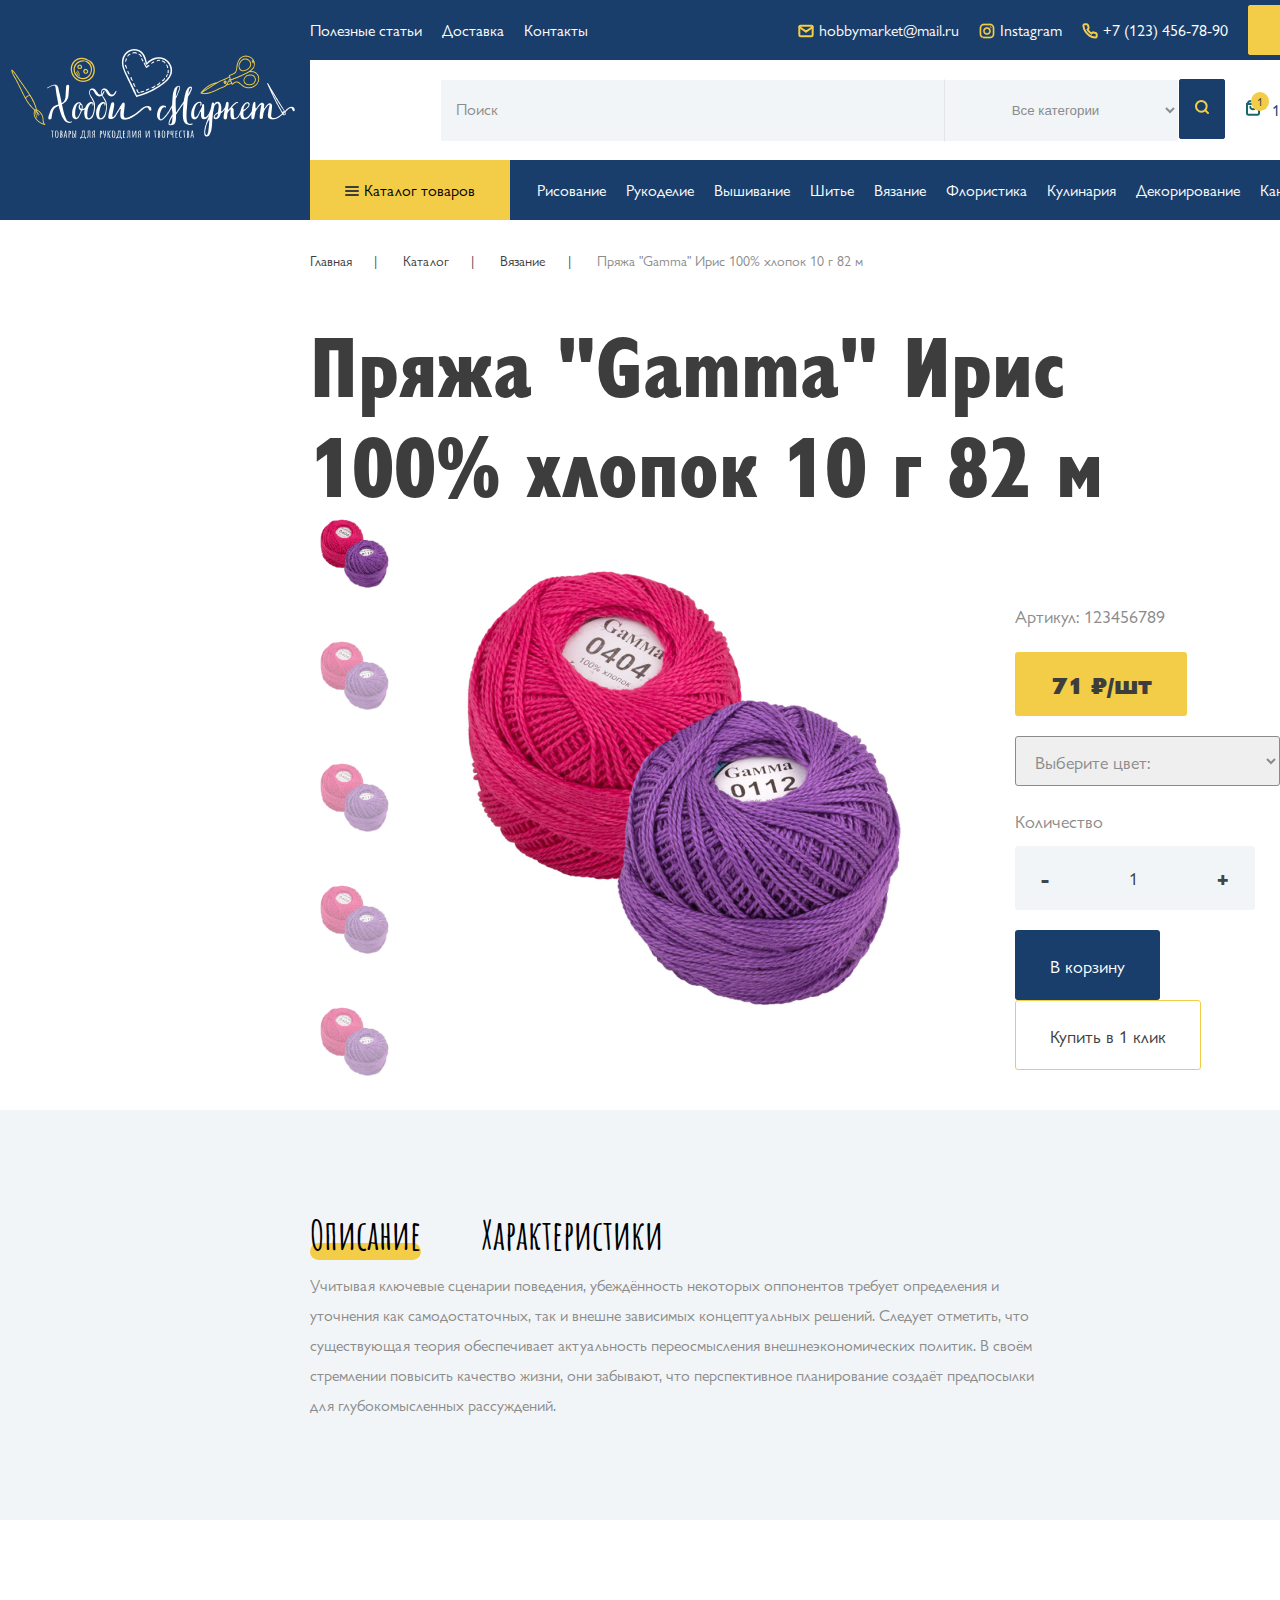
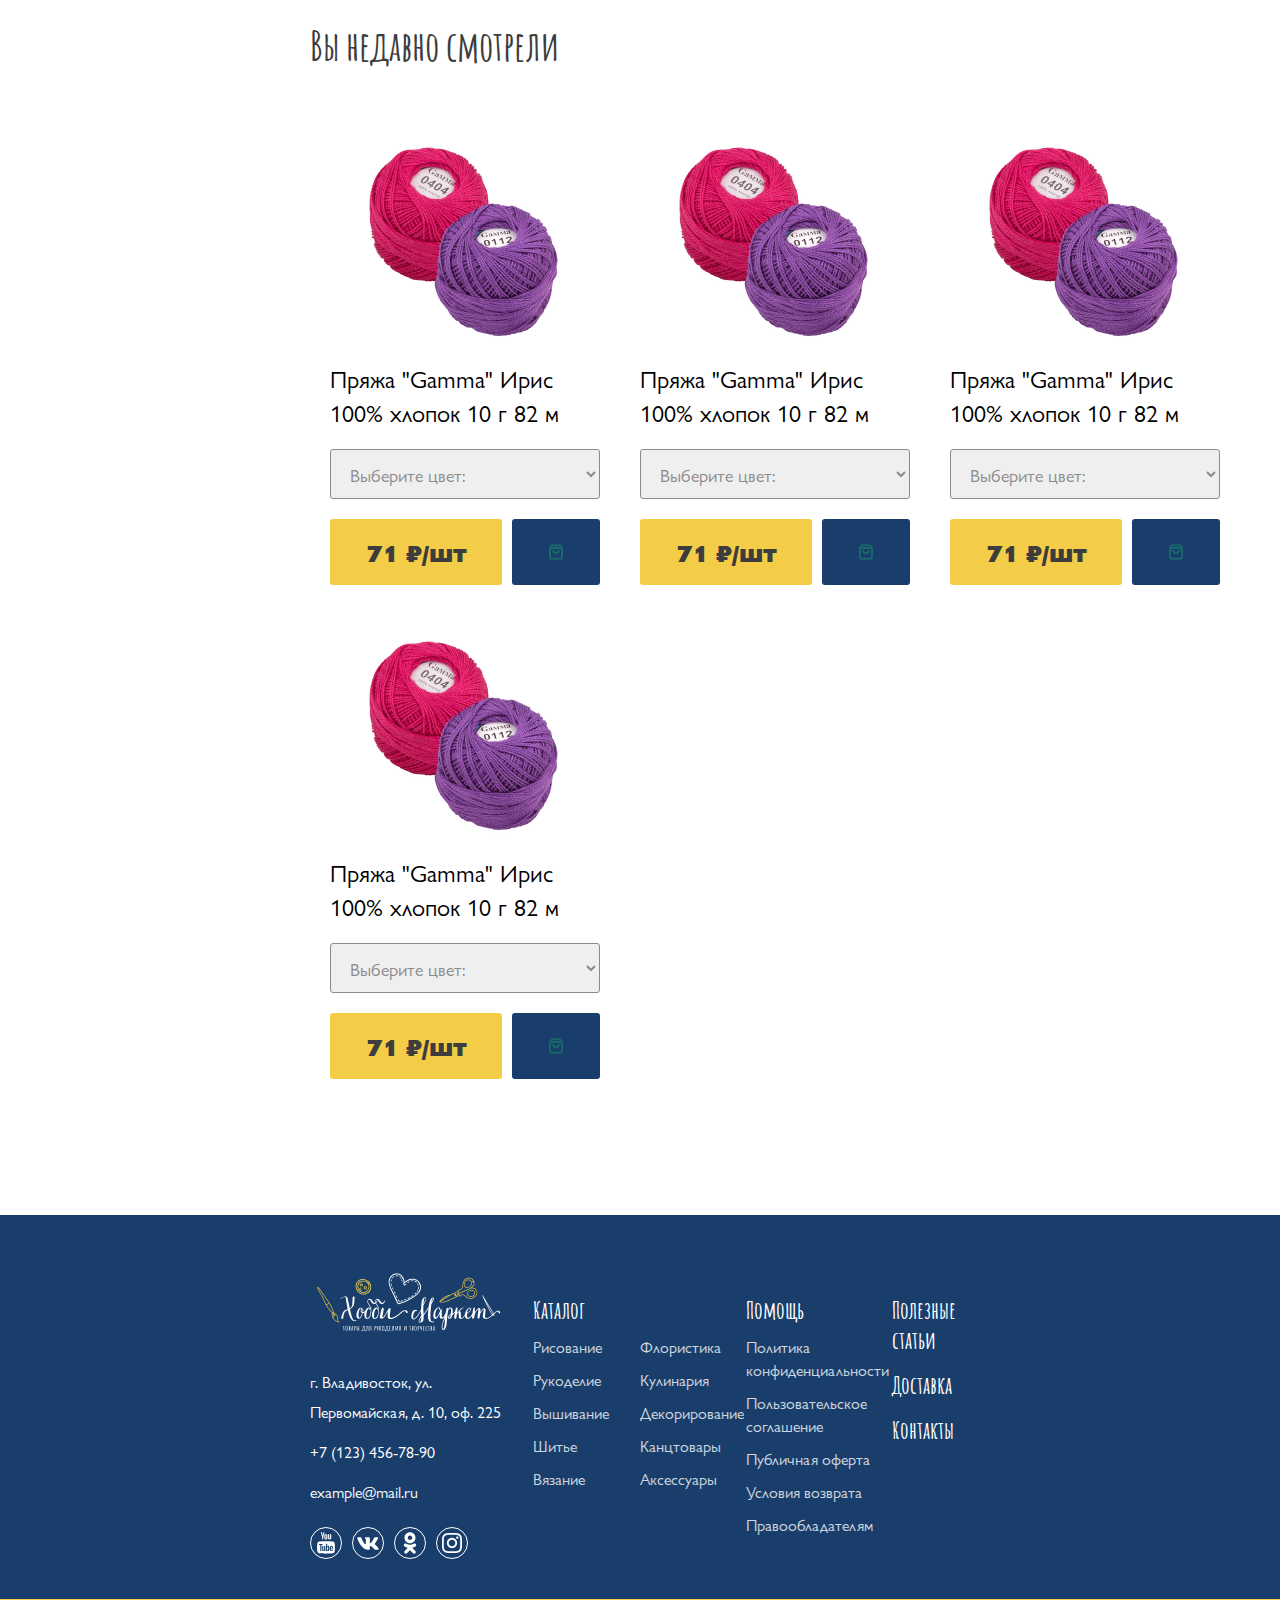
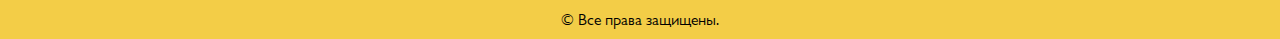
<file: html/product_page.html>
<!DOCTYPE html>
<html lang="ru">

<head>
    <meta charset="UTF-8">
    <meta name="viewport" content="width=device-width, initial-scale=1.0">
    <title>Пряжа</title>

    <link rel="stylesheet" href="https://cdn.jsdelivr.net/npm/swiper@9/swiper-bundle.min.css" />

    <link rel="stylesheet" href="../css/reset.css">
    <link rel="stylesheet" href="../css/base.css">
    <link rel="stylesheet" href="../css/knitting.css">
    <link rel="stylesheet" href="../css/product_page.css">
</head>

<body>
    <!-- Header -->
    <section>
      <header class="header-big">
         <div class="header-logo">
            <a href="../html/index.html"><img src="../img/лого хобби маркет  1.png" alt="Лого Хобби Маркет"></a>
         </div>
         <div class="header-right">
            <div class="header-top">
               <nav>
                  <ul class="header-nav">
                     <li class="header-links-left"><a href="../html/text page(with prevnext btns).html">Полезные
                           статьи</a></li>
                     <li class="header-links-left"><a href="#">Доставка</a></li>
                     <li class="header-links-left"><a href="../html/contacts.html">Контакты</a></li>
                  </ul>
               </nav>
               <ul class="header-contacts">
                  <li><a class="header-social-mail" href="mailto: hobbymarket@mail.ru">hobbymarket@mail.ru</a></li>
                  <li><a class="header-social-instagram" href="#">Instagram</a></li>
                  <li><a class="header-social-phone" href="tel: +7 (123) 456-78-90">+7 (123) 456-78-90</a></li>
                  <button class="header-button button-orange">Написать</button>
               </ul>

            </div>
            <div class="header-center">
               <form >
                  <input class="search-input" type="search" placeholder="Поиск">
                  <select class="search-select" name="search-select" id="search-select">
                     <option value="">Все категории</option>
                     <option value="">Рисование</option>
                     <option value="">Рукоделие</option>
                     <option value="">Вышивание</option>
                     <option value="">Шитье</option>
                     <option value="">Вязание</option>
                     <option value="">Флористика</option>
                     <option value="">Кулинария</option>
                     <option value="">Декорирование</option>
                     <option value="">Канцтовары</option>
                     <option value="">Аксессуары</option>
                  </select>
                  <button class="search-confirm-button search-btn-main" type="submit"><img src="../img/search.svg" alt=""></button>
                  <button class="search-confirm-button search-btn-mobile" type="submit"><img src="../img/search-mob.svg" alt=""></button>
               </form>
               <div class="price-container">
                  <div class="price-img"><img  src="../img/shopping-bag.svg" alt=""></div>
                  <span class="price-count">15 900 ₽</span>
               </div>
            </div>
            <div class="header-bottom">
               <div class="header-catalog">
                  <button class="header-spoiler-button button-orange">
                     <div class="catalog-burger">
                        <div class="b1"></div>
                        <div class="b2"></div>
                        <div class="b3"></div>
                     </div>
                     Каталог товаров
                  </button>
                  <div class="header-menu-container disabled">
                     <ul class="header-menu-left">
                        <li class="header-menu-categories-container">
                           <a href="" class="header-menu-categories-item">Канцтовары</a>
                           <div class="header-menu-parametres">
                              <div class="header-menu-parametres-item">
                                 <h3 class="sub-categories-title">
                                    Бумага для рисования
                                 </h3>
                                 <ul class="sub-categories-list">
                                    <li>
                                       <a class="spoiler-category-title" href="#">Альбомы для рисования</a>
                                       <ul class="spoiler-categories disabled">
                                          <li>
                                             <a class="spoiler-category-sub-title" href="#">На скрепке</a>
                                             <ul class="inner-spoiler disabled">
                                                <li><a href="">12 листов</a></li>
                                                <li><a href="">24 листа</a></li>
                                             </ul>
                                          </li>
                                          <li>
                                             <a href="">На спирали</a>
                                          </li>
                                          <li>
                                             <a href="">Папка</a>
                                          </li>
                                          <li>
                                             <a href="">Склейка с одной стороны</a>
                                          </li>
                                       </ul>
                                    </li>
                                    <li>
                                       <a href="">Бумага для графики</a>
                                    </li>
                                    <li>
                                       <a href="">Бумага для живописи</a>
                                    </li>
                                    <li>
                                       <a href="">Бумага для черчения</a>
                                    </li>
                                    <li>
                                       <a href="">Скетчбуки</a>
                                    </li>
                                 </ul>
                              </div>
                              <div class="header-menu-parametres-item">
                                 <h3 class="sub-categories-title">
                                    Бумага для рисования
                                 </h3>
                                 <ul class="sub-categories-list">
                                    <li class="test">
                                       <a class="spoiler-category-title" href="#">Альбомы для рисования</a>
                                       <ul class="spoiler-categories disabled">
                                          <li>
                                             <a class="spoiler-category-sub-title" href="#">На скрепке</a>
                                             <ul class="inner-spoiler disabled">
                                                <li><a href="">12 листов</a></li>
                                                <li><a href="">24 листа</a></li>
                                             </ul>
                                          </li>
                                          <li>
                                             <a href="">На спирали</a>
                                          </li>
                                          <li>
                                             <a href="">Папка</a>
                                          </li>
                                          <li>
                                             <a href="">Склейка с одной стороны</a>
                                          </li>
                                       </ul>
                                    </li>
                                    <li>
                                       <a href="">Бумага для графики</a>
                                    </li>
                                    <li>
                                       <a href="">Бумага для живописи</a>
                                    </li>
                                    <li>
                                       <a href="">Бумага для черчения</a>
                                    </li>
                                    <li>
                                       <a href="">Скетчбуки</a>
                                    </li>
                                 </ul>
                              </div>
                              <div class="header-menu-parametres-item">
                                 <h3 class="sub-categories-title">
                                    Бумага для рисования
                                 </h3>
                                 <ul class="sub-categories-list">
                                    <li>
                                       <a class="spoiler-category-title" href="#">Альбомы для рисования</a>
                                       <ul class="spoiler-categories disabled">
                                          <li>
                                             <a class="spoiler-category-sub-title" href="#">На скрепке</a>
                                             <ul class="inner-spoiler disabled">
                                                <li><a href="">12 листов</a></li>
                                                <li><a href="">24 листа</a></li>
                                             </ul>
                                          </li>
                                          <li>
                                             <a href="">На спирали</a>
                                          </li>
                                          <li>
                                             <a href="">Папка</a>
                                          </li>
                                          <li>
                                             <a href="">Склейка с одной стороны</a>
                                          </li>
                                       </ul>
                                    </li>
                                    <li>
                                       <a href="">Бумага для графики</a>
                                    </li>
                                    <li>
                                       <a href="">Бумага для живописи</a>
                                    </li>
                                    <li>
                                       <a href="">Бумага для черчения</a>
                                    </li>
                                    <li>
                                       <a href="">Скетчбуки</a>
                                    </li>
                                 </ul>
                              </div>
                              <div class="header-menu-parametres-item">
                                 <h3 class="sub-categories-title">
                                    Бумага для рисования
                                 </h3>
                                 <ul class="sub-categories-list">
                                    <li>
                                       <a class="spoiler-category-title" href="#">Альбомы для рисования</a>
                                       <ul class="spoiler-categories disabled">
                                          <li>
                                             <a class="spoiler-category-sub-title" href="#">На скрепке</a>
                                             <ul class="inner-spoiler disabled">
                                                <li><a href="">12 листов</a></li>
                                                <li><a href="">24 листа</a></li>
                                             </ul>
                                          </li>
                                          <li>
                                             <a href="">На спирали</a>
                                          </li>
                                          <li>
                                             <a href="">Папка</a>
                                          </li>
                                          <li>
                                             <a href="">Склейка с одной стороны</a>
                                          </li>
                                       </ul>
                                    </li>
                                    <li>
                                       <a href="">Бумага для графики</a>
                                    </li>
                                    <li>
                                       <a href="">Бумага для живописи</a>
                                    </li>
                                    <li>
                                       <a href="">Бумага для черчения</a>
                                    </li>
                                    <li>
                                       <a href="">Скетчбуки</a>
                                    </li>
                                 </ul>
                              </div>
                           </div>
                        </li>
                        <li class="header-menu-categories-container">
                           <a href="" class="header-menu-categories-item">Товары для художников</a>
                        </li>
                        <li class="header-menu-categories-container">
                           <a href="" class="header-menu-categories-item">Бумага и бумажная продукция</a>
                        </li>
                        <li class="header-menu-categories-container">
                           <a href="" class="header-menu-categories-item">Шитье</a>
                        </li>
                        <li class="header-menu-categories-container">
                           <a href="" class="header-menu-categories-item">Вязание</a>
                        </li>
                        <li class="header-menu-categories-container">
                           <a href="" class="header-menu-categories-item">Флористика</a>
                        </li>
                        <li class="header-menu-categories-container">
                           <a href="" class="header-menu-categories-item">Кулинария</a>
                        </li>
                        <li class="header-menu-categories-container">
                           <a href="" class="header-menu-categories-item">Декорирование</a>
                        </li>
                        <li class="header-menu-categories-container">
                           <a href="" class="header-menu-categories-item">Канцтовары</a>
                        </li>
                        <li class="header-menu-categories-container">
                           <a href="" class="header-menu-categories-item">Аксессуары</a>
                        </li>
                        <li class="header-menu-categories-container">
                           <a href="" class="header-menu-categories-item">Пример для скроллбара</a>
                        </li>
                        <li class="header-menu-categories-container">
                           <a href="" class="header-menu-categories-item">Пример для скроллбара</a>
                        </li>
                        <li class="header-menu-categories-container">
                           <a href="" class="header-menu-categories-item">Пример для скроллбара</a>
                        </li>
                        <li class="header-menu-categories-container">
                           <a href="" class="header-menu-categories-item">Пример для скроллбара</a>
                        </li>
                     </ul>

                  </div>

               </div>
               <nav>
                  <ul class="header-bottom-nav">
                     <li><a href="#">Рисование</a></li>
                     <li><a href="#">Рукоделие</a></li>
                     <li><a href="#">Вышивание</a></li>
                     <li><a href="#">Шитье</a></li>
                     <li><a href="#">Вязание</a></li>
                     <li><a href="#">Флористика</a></li>
                     <li><a href="#">Кулинария</a></li>
                     <li><a href="#">Декорирование</a></li>
                     <li><a href="#">Канцтовары</a></li>
                     <li><a href="#">Аксессуары</a></li>
                  </ul>

               </nav>
            </div>
         </div>
      </header>
      <header class="header-small">
         <div class="header-right">
            <div class="header-top">

               <nav>
                  <button class="burger">
                     <img src="../img/menu.svg" alt="Меню">
                  </button>
                  <ul class="header-nav burger-menu burger-closed">
                     <li class="header-links-left"><a href="../html/text page(with prevnext btns).html">Полезные
                           статьи</a></li>
                     <li class="header-links-left"><a href="#">Доставка</a></li>
                     <li class="header-links-left"><a href="../html/contacts.html">Контакты</a></li>
                  </ul>
               </nav>
               <ul class="header-contacts">
                  <li><a class="header-social-mail" href="mailto: hobbymarket@mail.ru">hobbymarket@mail.ru</a></li>
                  <li><a class="header-social-instagram" href="#">Instagram</a></li>
                  <li><a class="header-social-phone" href="tel: +7 (123) 456-78-90">+7 (123) 456-78-90</a></li>
                  <button class="header-button button-orange">Написать</button>
               </ul>

            </div>
            <div class="header-small__cntr">
               <div class="header-logo">
                  <a href="../html/index.html"><img src="../img/logo-small.png" alt="Лого Хобби Маркет"></a>
               </div>
               <div class="header-center">
                  <form >
                     <input class="search-input" type="search" placeholder="Поиск">
                     <select class="search-select" name="search-select" id="search-select">
                        <option value="">Все категории</option>
                        <option value="">Рисование</option>
                        <option value="">Рукоделие</option>
                        <option value="">Вышивание</option>
                        <option value="">Шитье</option>
                        <option value="">Вязание</option>
                        <option value="">Флористика</option>
                        <option value="">Кулинария</option>
                        <option value="">Декорирование</option>
                        <option value="">Канцтовары</option>
                        <option value="">Аксессуары</option>
                     </select>
                     <button class="search-confirm-button search-btn-main" type="submit"><img src="../img/search.svg" alt=""></button>
                     <button class="search-confirm-button search-btn-mobile" type="submit"><img src="../img/search-mob.svg" alt=""></button>
                  </form>
                  <div class="price-container">
                     <div class="price-img"><img  src="../img/shopping-bag.svg" alt=""></div>
                     <span class="price-count">15 900 ₽</span>
                  </div>
               </div>
            </div>
            <div class="header-bottom">
               <div class="header-catalog">
                  <button class="header-spoiler-button button-orange">
                     <div class="catalog-burger">
                        <div class="b1"></div>
                        <div class="b2"></div>
                        <div class="b3"></div>
                     </div>
                     Каталог товаров
                  </button>
                  <div class="header-menu-container disabled">
                     <ul class="header-menu-left">
                        <li class="header-menu-categories-container">
                           <a href="" class="header-menu-categories-item">Канцтовары</a>
                        </li>
                        <li class="header-menu-categories-container">
                           <a href="" class="header-menu-categories-item">Товары для художников</a>
                        </li>
                        <li class="header-menu-categories-container">
                           <a href="" class="header-menu-categories-item">Бумага и бумажная продукция</a>
                        </li>
                        <li class="header-menu-categories-container">
                           <a href="" class="header-menu-categories-item">Шитье</a>
                        </li>
                        <li class="header-menu-categories-container">
                           <a href="" class="header-menu-categories-item">Вязание</a>
                        </li>
                        <li class="header-menu-categories-container">
                           <a href="" class="header-menu-categories-item">Флористика</a>
                        </li>
                        <li class="header-menu-categories-container">
                           <a href="" class="header-menu-categories-item">Кулинария</a>
                        </li>
                        <li class="header-menu-categories-container">
                           <a href="" class="header-menu-categories-item">Декорирование</a>
                        </li>
                        <li class="header-menu-categories-container">
                           <a href="" class="header-menu-categories-item">Канцтовары</a>
                        </li>
                        <li class="header-menu-categories-container">
                           <a href="" class="header-menu-categories-item">Аксессуары</a>
                        </li>
                        <li class="header-menu-categories-container">
                           <a href="" class="header-menu-categories-item">Пример для скроллбара</a>
                        </li>
                        <li class="header-menu-categories-container">
                           <a href="" class="header-menu-categories-item">Пример для скроллбара</a>
                        </li>
                        <li class="header-menu-categories-container">
                           <a href="" class="header-menu-categories-item">Пример для скроллбара</a>
                        </li>
                        <li class="header-menu-categories-container">
                           <a href="" class="header-menu-categories-item">Пример для скроллбара</a>
                        </li>
                     </ul>

                  </div>

               </div>
               <nav>
                  <ul class="header-bottom-nav">
                     <li><a href="#">Рисование</a></li>
                     <li><a href="#">Рукоделие</a></li>
                     <li><a href="#">Вышивание</a></li>
                     <li><a href="#">Шитье</a></li>
                     <li><a href="#">Вязание</a></li>
                     <li><a href="#">Флористика</a></li>
                     <li><a href="#">Кулинария</a></li>
                     <li><a href="#">Декорирование</a></li>
                     <li><a href="#">Канцтовары</a></li>
                     <li><a href="#">Аксессуары</a></li>
                  </ul>

               </nav>
            </div>
         </div>
      </header>
   </section>

    <div class="product-section">
      
        <!-- Product -->
        <div class="product-card">
            <div class="cross-page-nav">
                <nav>
                    <a class="cross-page-nav-item" href="../html/index.html">Главная</a>
                    <a class="cross-page-nav-item" href="../html/catalog.html">Каталог</a>
                    <a class="cross-page-nav-item" href="../html/knitting.html">Вязание</a>
                    <a class="cross-page-nav-item current-page" href="../html/product_page.html">Пряжа "Gamma" Ирис 100%
                        хлопок 10 г 82 м</a>
                </nav>
            </div>
            <h2 class="product-name">Пряжа "Gamma" Ирис 100% хлопок 10 г 82 м</h2>
            <!-- Product info -->
            <div class="product-info">
               <span class="product-vendor-code mobile-vendor">Артикул: 123456789</span>
                <!-- Swiper -->
                <div class="swiper-main-container">
                    <div class="swiper-product swiper">
                        <!-- Additional required wrapper -->
                        <div class="swiper-wrapper">
                            <!-- Slides -->
                            <div class="swiper-product-slide swiper-slide">
                                <img class="swiper-product-slide__img" src="../img/Rectangle 1508.png" alt="">
                            </div>
                            <div class="swiper-product-slide swiper-slide">
                                <img class="swiper-product-slide__img" src="../img/Rectangle 1508.png" alt="">
                            </div>
                            <div class="swiper-product-slide swiper-slide">
                                <img class="swiper-product-slide__img" src="../img/Rectangle 1508.png" alt="">
                            </div>
                            <div class="swiper-product-slide swiper-slide">
                                <img class="swiper-product-slide__img" src="../img/Rectangle 1508.png" alt="">
                            </div>
                            <div class="swiper-product-slide swiper-slide">
                                <img class="swiper-product-slide__img" src="../img/Rectangle 1508.png" alt="">
                            </div>
                            ...
                        </div>
                        <!-- If we need pagination -->
                        <div class="swiper-pagination-product swiper-pagination"></div>
                    </div>
                    <div thumbsSLider="" class="swiper-thumbs swiper">
                        <!-- Additional required wrapper -->
                        <div class="swiper-wrapper">
                            <!-- Slides -->
                            <div class="swiper-thumbs-slide swiper-slide">
                                <img class="swiper-thumbs-slide__img" src="../img/Rectangle 1508.png" alt="">
                            </div>
                            <div class="swiper-thumbs-slide swiper-slide">
                                <img class="swiper-thumbs-slide__img" src="../img/Rectangle 1508.png" alt="">
                            </div>
                            <div class="swiper-thumbs-slide swiper-slide">
                                <img class="swiper-thumbs-slide__img" src="../img/Rectangle 1508.png" alt="">
                            </div>
                            <div class="swiper-thumbs-slide swiper-slide">
                                <img class="swiper-thumbs-slide__img" src="../img/Rectangle 1508.png" alt="">
                            </div>
                            <div class="swiper-thumbs-slide swiper-slide">
                                <img class="swiper-thumbs-slide__img" src="../img/Rectangle 1508.png" alt="">
                            </div>
                            ...
                        </div>
                    </div>
                </div>
                <div class="product-input">
                    <span class="product-vendor-code desktop-vendor">Артикул: 123456789</span>
                    <button class="products-btn-price">71 ₽/шт</button>
                    <select class="products-select" name="products-select" id="products-select">
                        <option value="">Выберите цвет: </option>
                        <option value="">Белый</option>
                        <option value="">Синий</option>
                        <option value="">Красный</option>
                        <option value="">Черный</option>
                        <option value="">Фиолетовый</option>
                    </select>
                    <div class="amount">
                        <span class="amount-name">Количество</span>
                        <div class="amount-btn-container">
                            <button class="amount-btn">-</button>
                            <div class="amount-number">1</div>
                            <button class="amount-btn">+</button>
                        </div>
                        <div class="product-buy-btns">
                            <button class="product-btn__cart">В корзину</button>
                            <button class="product-btn__buy btn-yellow-border">Купить в 1 клик</button>
                        </div>
                    </div>
                </div>
            </div>
        </div>

        <!-- Description -->
        <div class="description-section">
            <ul class="description-btns-list">
                <li class="description-btn-item"><button class="description-btn description-btn__active"
                        data-relation="description" id="disc-btn">Описание</button></li>
                <li class="description-btn-item"><button class="description-btn" data-relation="char"
                        id="char-btn">Характеристики</button></li>
            </ul>
            <div class="description-text-container">
                <p class="description-text text-active" data-relation="description">Учитывая ключевые сценарии
                    поведения, убеждённость некоторых оппонентов требует
                    определения и уточнения
                    как самодостаточных, так и внешне зависимых концептуальных решений. Следует отметить, что
                    существующая
                    теория обеспечивает актуальность переосмысления внешнеэкономических политик. В своём стремлении
                    повысить
                    качество жизни, они забывают, что перспективное планирование создаёт предпосылки для
                    глубокомысленных
                    рассуждений.
                </p>
                <p class="description-text " data-relation="char">
                    Lorem ipsum dolor sit amet consectetur adipisicing elit. Nemo alias amet neque consectetur molestias
                    repellendus iste architecto minima? Quo cumque ipsum aspernatur aut praesentium reiciendis sapiente
                    facilis delectus. Dignissimos, possimus?
                </p>
            </div>
        </div>

        <!-- browsing history -->
        <div class="browsing-section">
            <h3 class="browsing-title">Вы недавно смотрели</h3>
            <ul class="browsing-list">
                <li class="products-section-item browsing-item">
                    <img class="products-item-img" src="../img/g948588632 1.png" alt="Пряжа">
                    <h3 class="products-item-name">Пряжа "Gamma" Ирис
                        100% хлопок 10 г 82 м
                    </h3>
                    <select class="products-select name=" products-select" id="products-select">
                        <option value="">Выберите цвет: </option>
                        <option value="">Белый</option>
                        <option value="">Синий</option>
                        <option value="">Красный</option>
                        <option value="">Черный</option>
                        <option value="">Фиолетовый</option>
                    </select>
                    <div class="products-btns-group">
                        <button class="products-btn-price">71 ₽/шт</button>
                        <button class="products-btn-bag"></button>

                    </div>
                </li>
                <li class="products-section-item browsing-item">
                    <img class="products-item-img" src="../img/g948588632 1.png" alt="Пряжа">
                    <h3 class="products-item-name">Пряжа "Gamma" Ирис
                        100% хлопок 10 г 82 м
                    </h3>
                    <select class="products-select name=" products-select" id="products-select">
                        <option value="">Выберите цвет: </option>
                        <option value="">Белый</option>
                        <option value="">Синий</option>
                        <option value="">Красный</option>
                        <option value="">Черный</option>
                        <option value="">Фиолетовый</option>
                    </select>
                    <div class="products-btns-group">
                        <button class="products-btn-price">71 ₽/шт</button>
                        <button class="products-btn-bag"></button>

                    </div>
                </li>
                <li class="products-section-item browsing-item">
                    <img class="products-item-img" src="../img/g948588632 1.png" alt="Пряжа">
                    <h3 class="products-item-name">Пряжа "Gamma" Ирис
                        100% хлопок 10 г 82 м
                    </h3>
                    <select class="products-select name=" products-select" id="products-select">
                        <option value="">Выберите цвет: </option>
                        <option value="">Белый</option>
                        <option value="">Синий</option>
                        <option value="">Красный</option>
                        <option value="">Черный</option>
                        <option value="">Фиолетовый</option>
                    </select>
                    <div class="products-btns-group">
                        <button class="products-btn-price">71 ₽/шт</button>
                        <button class="products-btn-bag"></button>

                    </div>
                </li>
                <li class="products-section-item browsing-item">
                    <img class="products-item-img" src="../img/g948588632 1.png" alt="Пряжа">
                    <h3 class="products-item-name">Пряжа "Gamma" Ирис
                        100% хлопок 10 г 82 м
                    </h3>
                    <select class="products-select name=" products-select" id="products-select">
                        <option value="">Выберите цвет: </option>
                        <option value="">Белый</option>
                        <option value="">Синий</option>
                        <option value="">Красный</option>
                        <option value="">Черный</option>
                        <option value="">Фиолетовый</option>
                    </select>
                    <div class="products-btns-group">
                        <button class="products-btn-price">71 ₽/шт</button>
                        <button class="products-btn-bag"></button>

                    </div>
                </li>
            </ul>
        </div>


    </div>

    <!-- Footer -->
    <section>
        <footer class="footer-big">
           <div class="footer">
              <div class="footer-left">
                 <a href="../html/index.html"><img class="footer-logo" src="../img/лого хобби маркет  2.png"
                       alt="Лого Хобби Маркет"></a>
                 <div class="footer-contacts">
                    <ul>
                       <li>г. Владивосток, ул. Первомайская, д. 10, оф. 225</li>
                       <li><a href="tel: +7 (123) 456-78-90">+7 (123) 456-78-90</a></li>
                       <li><a href="mailto: example@mail.ru">example@mail.ru</a></li>
                       <li>
                          <ul class="footer-social-links">
                             <li class="footer-social-links__link">
                                <a class="footer-social-links__yt"
                                   href="https://cyber.sports.ru/tribuna/blogs/betterthansex/2869411.html"></a>
                             </li>
                             <li class="footer-social-links__link">
                                <a class="footer-social-links__vk" href=""></a>
                             </li>
                             <li class="footer-social-links__link">
                                <a class="footer-social-links__ok" href=""></a>
                             </li>
                             <li class="footer-social-links__link">
                                <a class="footer-social-links__instagram" href=""></a>
                             </li>
                          </ul>
                       </li>
                    </ul>
                 </div>
              </div>
              <div class="footer-catalogue">
                 <h3>Каталог</h3>
                 <ul class="footer-catalogue__list">
                    <li><a href="">Рисование</a></li>
                    <li><a href="">Рукоделие</a></li>
                    <li><a href="">Вышивание</a></li>
                    <li><a href="">Шитье</a></li>
                    <li><a href="">Вязание</a></li>
                    <li><a href="">Флористика</a></li>
                    <li><a href="">Кулинария</a></li>
                    <li><a href="">Декорирование</a></li>
                    <li><a href="">Канцтовары</a></li>
                    <li><a href="">Аксессуары</a></li>
                 </ul>
              </div>
              <div class="footer-help">
                 <h3>Помощь</h3>
                 <ul class="footer-help_list">
                    <li><a href="">Политика конфиденциальности</a></li>
                    <li><a href="">Пользовательское соглашение</a></li>
                    <li><a href="">Публичная оферта</a></li>
                    <li><a href="">Условия возврата</a></li>
                    <li><a href="">Правообладателям</a></li>
                 </ul>
              </div>
              <div class="footer-links">
                 <ul>
                    <li><a href="">Полезные статьи</a></li>
                    <li><a href="">Доставка</a></li>
                    <li><a href="">Контакты</a></li>
                 </ul>
              </div>
           </div>
           <div class="footer-copyright">© Все права защищены.</div>
        </footer>
        <footer class="footer-small">
           <div class="footer">
              <a class="footer-logo-container" href="../html/index.html">
                 <img class="footer-logo" src="../img/лого хобби маркет  2.png" alt="Лого Хобби Маркет">
              </a>
              
             <div class="footer-middle">
              <div class="footer-catalogue">
                 <h3>Каталог</h3>
                 <ul class="footer-catalogue__list">
                    <li><a href="">Рисование</a></li>
                    <li><a href="">Рукоделие</a></li>
                    <li><a href="">Вышивание</a></li>
                    <li><a href="">Шитье</a></li>
                    <li><a href="">Вязание</a></li>
                    <li><a href="">Флористика</a></li>
                    <li><a href="">Кулинария</a></li>
                    <li><a href="">Декорирование</a></li>
                    <li><a href="">Канцтовары</a></li>
                    <li><a href="">Аксессуары</a></li>
                 </ul>
              </div>
              <div class="footer-help">
                 <h3>Помощь</h3>
                 <ul class="footer-help_list">
                    <li><a href="">Политика конфиденциальности</a></li>
                    <li><a href="">Пользовательское соглашение</a></li>
                    <li><a href="">Публичная оферта</a></li>
                    <li><a href="">Условия возврата</a></li>
                    <li><a href="">Правообладателям</a></li>
                 </ul>
              </div>
              <div class="footer-links">
                 <ul>
                    <li><a href="">Полезные статьи</a></li>
                    <li><a href="">Доставка</a></li>
                    <li><a href="">Контакты</a></li>
                 </ul>
              </div>
             </div>
              <div class="footer-left">
  
                 <div class="footer-contacts">
                    <ul class="footer-contacts-info">
                       <li>г. Владивосток, ул. Первомайская, д. 10, оф. 225</li>
                       <li><a href="tel: +7 (123) 456-78-90">+7 (123) 456-78-90</a></li>
                       <li><a href="mailto: example@mail.ru">example@mail.ru</a></li>
                       <li>
                          <ul class="footer-social-links">
                             <li class="footer-social-links__link">
                                <a class="footer-social-links__yt"
                                   href="https://cyber.sports.ru/tribuna/blogs/betterthansex/2869411.html"></a>
                             </li>
                             <li class="footer-social-links__link">
                                <a class="footer-social-links__vk" href=""></a>
                             </li>
                             <li class="footer-social-links__link">
                                <a class="footer-social-links__ok" href=""></a>
                             </li>
                             <li class="footer-social-links__link">
                                <a class="footer-social-links__instagram" href=""></a>
                             </li>
                          </ul>
                       </li>
                    </ul>
                 </div>
              </div>
           </div>
           <div class="footer-copyright">© Все права защищены.</div>
        </footer>
     </section>

    <script src="https://cdn.jsdelivr.net/npm/swiper@9/swiper-bundle.min.js"></script>
    <script type="module" src="../script/swiperIni.js"></script>
    <script src="../script/script.js"></script>
</body>

</html>
</file>
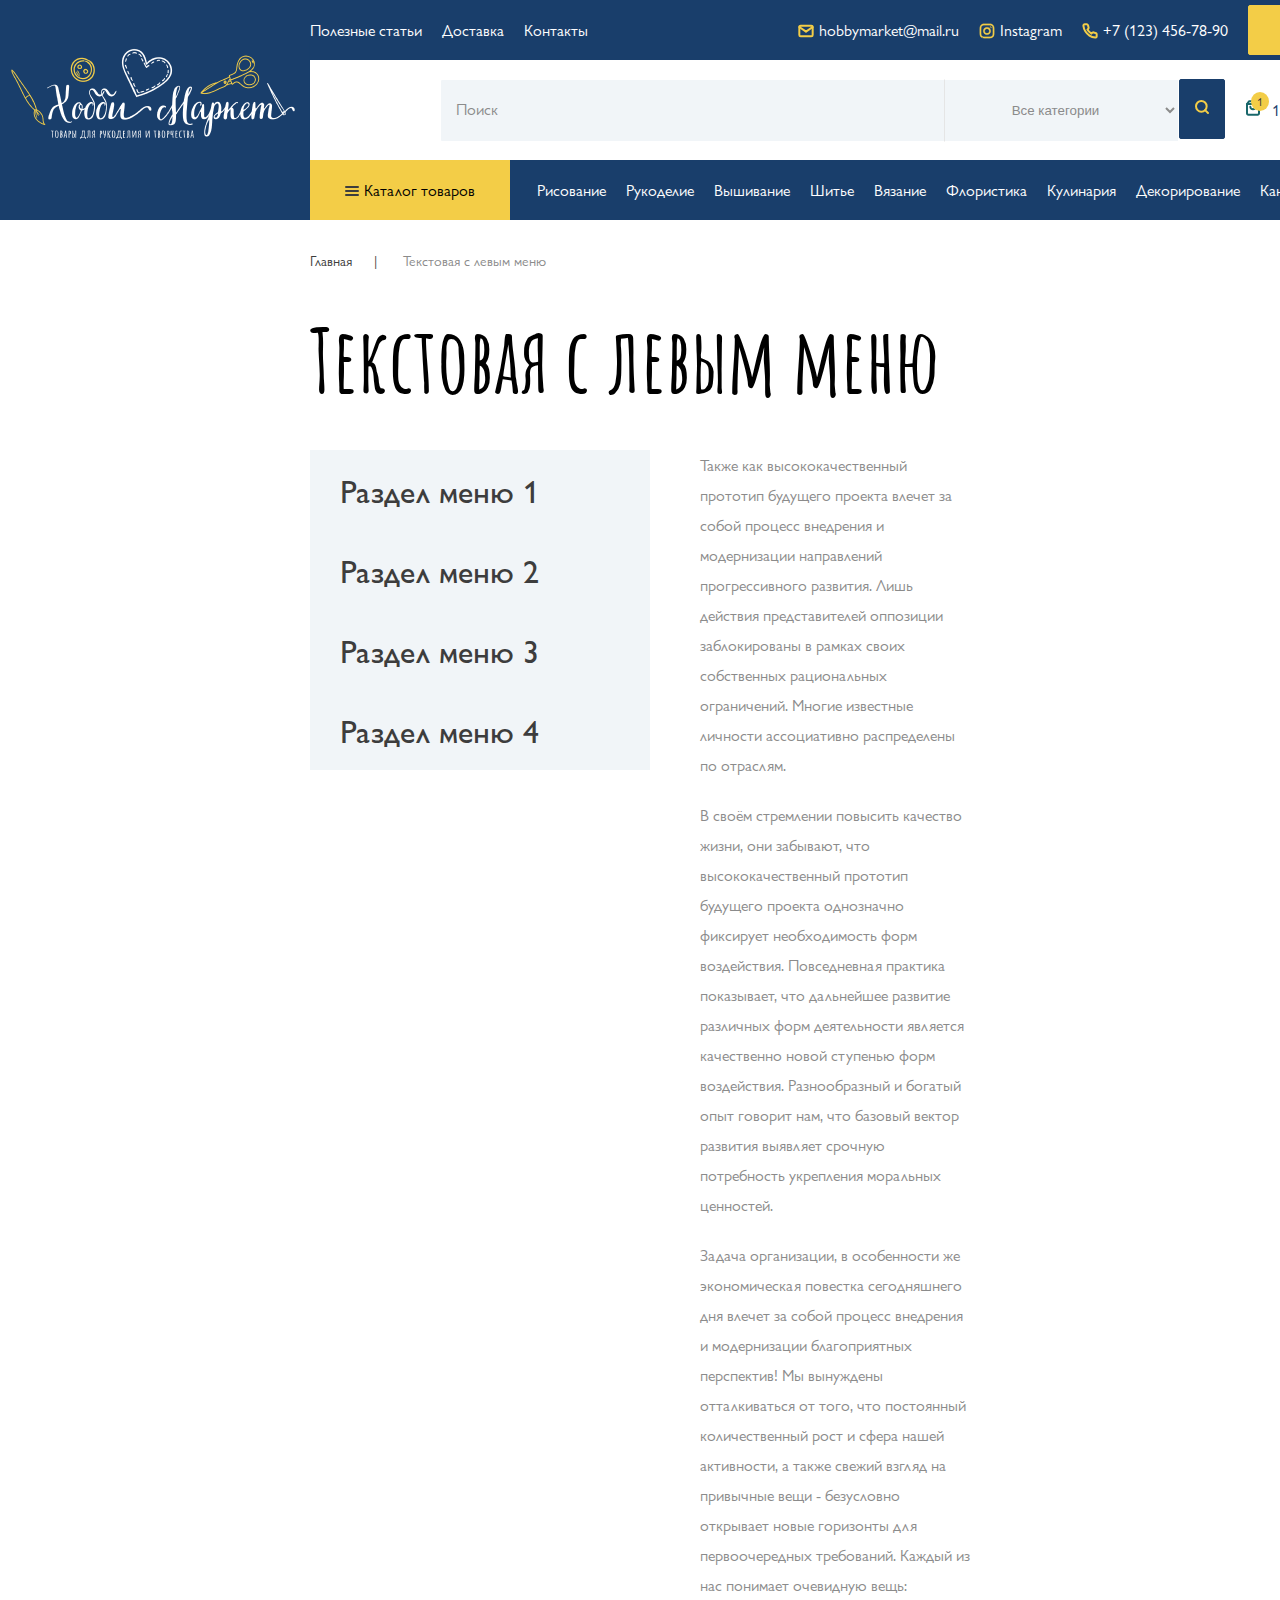
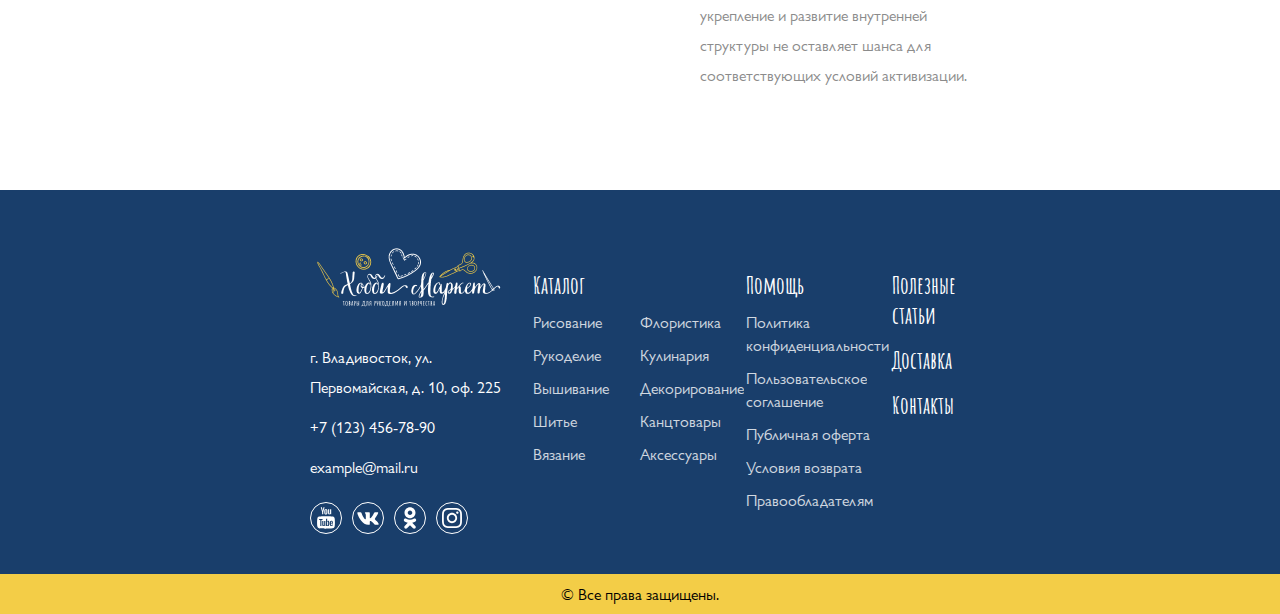
<file: html/text page(with menu btns).html>
<!DOCTYPE html>
<html lang="ru">

<head>
    <meta charset="UTF-8">
    <meta http-equiv="X-UA-Compatible" content="IE=edge">
    <meta name="viewport" content="width=device-width, initial-scale=1.0">
    <title>Текстовая с левым менюt</title>

    <link rel="stylesheet" href="https://cdn.jsdelivr.net/npm/swiper@9/swiper-bundle.min.css" />
    <link rel="stylesheet" href="../css/reset.css">
    <link rel="stylesheet" href="../css/base.css">
    <link rel="stylesheet" href="../css/text with menu.css">
</head>

<body>
    <!-- Header -->
    <section>
      <header class="header-big">
         <div class="header-logo">
            <a href="../html/index.html"><img src="../img/лого хобби маркет  1.png" alt="Лого Хобби Маркет"></a>
         </div>
         <div class="header-right">
            <div class="header-top">
               <nav>
                  <ul class="header-nav">
                     <li class="header-links-left"><a href="../html/text page(with prevnext btns).html">Полезные
                           статьи</a></li>
                     <li class="header-links-left"><a href="#">Доставка</a></li>
                     <li class="header-links-left"><a href="../html/contacts.html">Контакты</a></li>
                  </ul>
               </nav>
               <ul class="header-contacts">
                  <li><a class="header-social-mail" href="mailto: hobbymarket@mail.ru">hobbymarket@mail.ru</a></li>
                  <li><a class="header-social-instagram" href="#">Instagram</a></li>
                  <li><a class="header-social-phone" href="tel: +7 (123) 456-78-90">+7 (123) 456-78-90</a></li>
                  <button class="header-button button-orange">Написать</button>
               </ul>

            </div>
            <div class="header-center">
               <form >
                  <input class="search-input" type="search" placeholder="Поиск">
                  <select class="search-select" name="search-select" id="search-select">
                     <option value="">Все категории</option>
                     <option value="">Рисование</option>
                     <option value="">Рукоделие</option>
                     <option value="">Вышивание</option>
                     <option value="">Шитье</option>
                     <option value="">Вязание</option>
                     <option value="">Флористика</option>
                     <option value="">Кулинария</option>
                     <option value="">Декорирование</option>
                     <option value="">Канцтовары</option>
                     <option value="">Аксессуары</option>
                  </select>
                  <button class="search-confirm-button search-btn-main" type="submit"><img src="../img/search.svg" alt=""></button>
                  <button class="search-confirm-button search-btn-mobile" type="submit"><img src="../img/search-mob.svg" alt=""></button>
               </form>
               <div class="price-container">
                  <div class="price-img"><img  src="../img/shopping-bag.svg" alt=""></div>
                  <span class="price-count">15 900 ₽</span>
               </div>
            </div>
            <div class="header-bottom">
               <div class="header-catalog">
                  <button class="header-spoiler-button button-orange">
                     <div class="catalog-burger">
                        <div class="b1"></div>
                        <div class="b2"></div>
                        <div class="b3"></div>
                     </div>
                     Каталог товаров
                  </button>
                  <div class="header-menu-container disabled">
                     <ul class="header-menu-left">
                        <li class="header-menu-categories-container">
                           <a href="" class="header-menu-categories-item">Канцтовары</a>
                           <div class="header-menu-parametres">
                              <div class="header-menu-parametres-item">
                                 <h3 class="sub-categories-title">
                                    Бумага для рисования
                                 </h3>
                                 <ul class="sub-categories-list">
                                    <li>
                                       <a class="spoiler-category-title" href="#">Альбомы для рисования</a>
                                       <ul class="spoiler-categories disabled">
                                          <li>
                                             <a class="spoiler-category-sub-title" href="#">На скрепке</a>
                                             <ul class="inner-spoiler disabled">
                                                <li><a href="">12 листов</a></li>
                                                <li><a href="">24 листа</a></li>
                                             </ul>
                                          </li>
                                          <li>
                                             <a href="">На спирали</a>
                                          </li>
                                          <li>
                                             <a href="">Папка</a>
                                          </li>
                                          <li>
                                             <a href="">Склейка с одной стороны</a>
                                          </li>
                                       </ul>
                                    </li>
                                    <li>
                                       <a href="">Бумага для графики</a>
                                    </li>
                                    <li>
                                       <a href="">Бумага для живописи</a>
                                    </li>
                                    <li>
                                       <a href="">Бумага для черчения</a>
                                    </li>
                                    <li>
                                       <a href="">Скетчбуки</a>
                                    </li>
                                 </ul>
                              </div>
                              <div class="header-menu-parametres-item">
                                 <h3 class="sub-categories-title">
                                    Бумага для рисования
                                 </h3>
                                 <ul class="sub-categories-list">
                                    <li class="test">
                                       <a class="spoiler-category-title" href="#">Альбомы для рисования</a>
                                       <ul class="spoiler-categories disabled">
                                          <li>
                                             <a class="spoiler-category-sub-title" href="#">На скрепке</a>
                                             <ul class="inner-spoiler disabled">
                                                <li><a href="">12 листов</a></li>
                                                <li><a href="">24 листа</a></li>
                                             </ul>
                                          </li>
                                          <li>
                                             <a href="">На спирали</a>
                                          </li>
                                          <li>
                                             <a href="">Папка</a>
                                          </li>
                                          <li>
                                             <a href="">Склейка с одной стороны</a>
                                          </li>
                                       </ul>
                                    </li>
                                    <li>
                                       <a href="">Бумага для графики</a>
                                    </li>
                                    <li>
                                       <a href="">Бумага для живописи</a>
                                    </li>
                                    <li>
                                       <a href="">Бумага для черчения</a>
                                    </li>
                                    <li>
                                       <a href="">Скетчбуки</a>
                                    </li>
                                 </ul>
                              </div>
                              <div class="header-menu-parametres-item">
                                 <h3 class="sub-categories-title">
                                    Бумага для рисования
                                 </h3>
                                 <ul class="sub-categories-list">
                                    <li>
                                       <a class="spoiler-category-title" href="#">Альбомы для рисования</a>
                                       <ul class="spoiler-categories disabled">
                                          <li>
                                             <a class="spoiler-category-sub-title" href="#">На скрепке</a>
                                             <ul class="inner-spoiler disabled">
                                                <li><a href="">12 листов</a></li>
                                                <li><a href="">24 листа</a></li>
                                             </ul>
                                          </li>
                                          <li>
                                             <a href="">На спирали</a>
                                          </li>
                                          <li>
                                             <a href="">Папка</a>
                                          </li>
                                          <li>
                                             <a href="">Склейка с одной стороны</a>
                                          </li>
                                       </ul>
                                    </li>
                                    <li>
                                       <a href="">Бумага для графики</a>
                                    </li>
                                    <li>
                                       <a href="">Бумага для живописи</a>
                                    </li>
                                    <li>
                                       <a href="">Бумага для черчения</a>
                                    </li>
                                    <li>
                                       <a href="">Скетчбуки</a>
                                    </li>
                                 </ul>
                              </div>
                              <div class="header-menu-parametres-item">
                                 <h3 class="sub-categories-title">
                                    Бумага для рисования
                                 </h3>
                                 <ul class="sub-categories-list">
                                    <li>
                                       <a class="spoiler-category-title" href="#">Альбомы для рисования</a>
                                       <ul class="spoiler-categories disabled">
                                          <li>
                                             <a class="spoiler-category-sub-title" href="#">На скрепке</a>
                                             <ul class="inner-spoiler disabled">
                                                <li><a href="">12 листов</a></li>
                                                <li><a href="">24 листа</a></li>
                                             </ul>
                                          </li>
                                          <li>
                                             <a href="">На спирали</a>
                                          </li>
                                          <li>
                                             <a href="">Папка</a>
                                          </li>
                                          <li>
                                             <a href="">Склейка с одной стороны</a>
                                          </li>
                                       </ul>
                                    </li>
                                    <li>
                                       <a href="">Бумага для графики</a>
                                    </li>
                                    <li>
                                       <a href="">Бумага для живописи</a>
                                    </li>
                                    <li>
                                       <a href="">Бумага для черчения</a>
                                    </li>
                                    <li>
                                       <a href="">Скетчбуки</a>
                                    </li>
                                 </ul>
                              </div>
                           </div>
                        </li>
                        <li class="header-menu-categories-container">
                           <a href="" class="header-menu-categories-item">Товары для художников</a>
                        </li>
                        <li class="header-menu-categories-container">
                           <a href="" class="header-menu-categories-item">Бумага и бумажная продукция</a>
                        </li>
                        <li class="header-menu-categories-container">
                           <a href="" class="header-menu-categories-item">Шитье</a>
                        </li>
                        <li class="header-menu-categories-container">
                           <a href="" class="header-menu-categories-item">Вязание</a>
                        </li>
                        <li class="header-menu-categories-container">
                           <a href="" class="header-menu-categories-item">Флористика</a>
                        </li>
                        <li class="header-menu-categories-container">
                           <a href="" class="header-menu-categories-item">Кулинария</a>
                        </li>
                        <li class="header-menu-categories-container">
                           <a href="" class="header-menu-categories-item">Декорирование</a>
                        </li>
                        <li class="header-menu-categories-container">
                           <a href="" class="header-menu-categories-item">Канцтовары</a>
                        </li>
                        <li class="header-menu-categories-container">
                           <a href="" class="header-menu-categories-item">Аксессуары</a>
                        </li>
                        <li class="header-menu-categories-container">
                           <a href="" class="header-menu-categories-item">Пример для скроллбара</a>
                        </li>
                        <li class="header-menu-categories-container">
                           <a href="" class="header-menu-categories-item">Пример для скроллбара</a>
                        </li>
                        <li class="header-menu-categories-container">
                           <a href="" class="header-menu-categories-item">Пример для скроллбара</a>
                        </li>
                        <li class="header-menu-categories-container">
                           <a href="" class="header-menu-categories-item">Пример для скроллбара</a>
                        </li>
                     </ul>

                  </div>

               </div>
               <nav>
                  <ul class="header-bottom-nav">
                     <li><a href="#">Рисование</a></li>
                     <li><a href="#">Рукоделие</a></li>
                     <li><a href="#">Вышивание</a></li>
                     <li><a href="#">Шитье</a></li>
                     <li><a href="#">Вязание</a></li>
                     <li><a href="#">Флористика</a></li>
                     <li><a href="#">Кулинария</a></li>
                     <li><a href="#">Декорирование</a></li>
                     <li><a href="#">Канцтовары</a></li>
                     <li><a href="#">Аксессуары</a></li>
                  </ul>

               </nav>
            </div>
         </div>
      </header>
      <header class="header-small">
         <div class="header-right">
            <div class="header-top">

               <nav>
                  <button class="burger">
                     <img src="../img/menu.svg" alt="Меню">
                  </button>
                  <ul class="header-nav burger-menu burger-closed">
                     <li class="header-links-left"><a href="../html/text page(with prevnext btns).html">Полезные
                           статьи</a></li>
                     <li class="header-links-left"><a href="#">Доставка</a></li>
                     <li class="header-links-left"><a href="../html/contacts.html">Контакты</a></li>
                  </ul>
               </nav>
               <ul class="header-contacts">
                  <li><a class="header-social-mail" href="mailto: hobbymarket@mail.ru">hobbymarket@mail.ru</a></li>
                  <li><a class="header-social-instagram" href="#">Instagram</a></li>
                  <li><a class="header-social-phone" href="tel: +7 (123) 456-78-90">+7 (123) 456-78-90</a></li>
                  <button class="header-button button-orange">Написать</button>
               </ul>

            </div>
            <div class="header-small__cntr">
               <div class="header-logo">
                  <a href="../html/index.html"><img src="../img/logo-small.png" alt="Лого Хобби Маркет"></a>
               </div>
               <div class="header-center">
                  <form >
                     <input class="search-input" type="search" placeholder="Поиск">
                     <select class="search-select" name="search-select" id="search-select">
                        <option value="">Все категории</option>
                        <option value="">Рисование</option>
                        <option value="">Рукоделие</option>
                        <option value="">Вышивание</option>
                        <option value="">Шитье</option>
                        <option value="">Вязание</option>
                        <option value="">Флористика</option>
                        <option value="">Кулинария</option>
                        <option value="">Декорирование</option>
                        <option value="">Канцтовары</option>
                        <option value="">Аксессуары</option>
                     </select>
                     <button class="search-confirm-button search-btn-main" type="submit"><img src="../img/search.svg" alt=""></button>
                     <button class="search-confirm-button search-btn-mobile" type="submit"><img src="../img/search-mob.svg" alt=""></button>
                  </form>
                  <div class="price-container">
                     <div class="price-img"><img  src="../img/shopping-bag.svg" alt=""></div>
                     <span class="price-count">15 900 ₽</span>
                  </div>
               </div>
            </div>
            <div class="header-bottom">
               <div class="header-catalog">
                  <button class="header-spoiler-button button-orange">
                     <div class="catalog-burger">
                        <div class="b1"></div>
                        <div class="b2"></div>
                        <div class="b3"></div>
                     </div>
                     Каталог товаров
                  </button>
                  <div class="header-menu-container disabled">
                     <ul class="header-menu-left">
                        <li class="header-menu-categories-container">
                           <a href="" class="header-menu-categories-item">Канцтовары</a>
                        </li>
                        <li class="header-menu-categories-container">
                           <a href="" class="header-menu-categories-item">Товары для художников</a>
                        </li>
                        <li class="header-menu-categories-container">
                           <a href="" class="header-menu-categories-item">Бумага и бумажная продукция</a>
                        </li>
                        <li class="header-menu-categories-container">
                           <a href="" class="header-menu-categories-item">Шитье</a>
                        </li>
                        <li class="header-menu-categories-container">
                           <a href="" class="header-menu-categories-item">Вязание</a>
                        </li>
                        <li class="header-menu-categories-container">
                           <a href="" class="header-menu-categories-item">Флористика</a>
                        </li>
                        <li class="header-menu-categories-container">
                           <a href="" class="header-menu-categories-item">Кулинария</a>
                        </li>
                        <li class="header-menu-categories-container">
                           <a href="" class="header-menu-categories-item">Декорирование</a>
                        </li>
                        <li class="header-menu-categories-container">
                           <a href="" class="header-menu-categories-item">Канцтовары</a>
                        </li>
                        <li class="header-menu-categories-container">
                           <a href="" class="header-menu-categories-item">Аксессуары</a>
                        </li>
                        <li class="header-menu-categories-container">
                           <a href="" class="header-menu-categories-item">Пример для скроллбара</a>
                        </li>
                        <li class="header-menu-categories-container">
                           <a href="" class="header-menu-categories-item">Пример для скроллбара</a>
                        </li>
                        <li class="header-menu-categories-container">
                           <a href="" class="header-menu-categories-item">Пример для скроллбара</a>
                        </li>
                        <li class="header-menu-categories-container">
                           <a href="" class="header-menu-categories-item">Пример для скроллбара</a>
                        </li>
                     </ul>

                  </div>

               </div>
               <nav>
                  <ul class="header-bottom-nav">
                     <li><a href="#">Рисование</a></li>
                     <li><a href="#">Рукоделие</a></li>
                     <li><a href="#">Вышивание</a></li>
                     <li><a href="#">Шитье</a></li>
                     <li><a href="#">Вязание</a></li>
                     <li><a href="#">Флористика</a></li>
                     <li><a href="#">Кулинария</a></li>
                     <li><a href="#">Декорирование</a></li>
                     <li><a href="#">Канцтовары</a></li>
                     <li><a href="#">Аксессуары</a></li>
                  </ul>

               </nav>
            </div>
         </div>
      </header>
   </section>

    <!-- Text -->
    <section  class="text-section">
        <div class="text-container">
            <div class="cross-page-nav">
                <nav>
                    <a class="cross-page-nav-item" href="../html/index.html">Главная</a>
                    <a class="cross-page-nav-item current-page" href="../html/text page(with prevnext btns).html">Текстовая с левым меню</a>
                </nav>
            </div>
            <div class="text-section-main-content">
                <h2 class="text-section-title">
                    Текстовая с левым меню
                </h2>
                <div class="text-section-content">
                    <div class="text-section-select">
                        <ul>
                            <li class="text-section-menu-btn"><a href="#">Раздел меню 1</a></li>
                            <li class="text-section-menu-btn"><a href="#">Раздел меню 2</a></li>
                            <li class="text-section-menu-btn"><a href="#">Раздел меню 3</a></li>
                            <li class="text-section-menu-btn"><a href="#">Раздел меню 4</a></li>
                        </ul>
                    </div>
                    <div class="text-section-paragraph-group">
                        <p class="text-section-paragraph">
                            Также как высококачественный прототип будущего проекта влечет
                            за собой процесс внедрения и
                            модернизации направлений прогрессивного развития. Лишь действия представителей оппозиции
                            заблокированы в рамках своих собственных рациональных ограничений. Многие известные личности
                            ассоциативно распределены по отраслям.</p>
                        <p class="text-section-paragraph">
                            В своём стремлении повысить качество жизни, они забывают, что
                            высококачественный прототип
                            будущего проекта однозначно фиксирует необходимость форм воздействия. Повседневная практика
                            показывает, что дальнейшее развитие различных форм деятельности является качественно новой
                            ступенью форм воздействия. Разнообразный и богатый опыт говорит нам, что базовый вектор
                            развития выявляет срочную потребность укрепления моральных ценностей.</p>
                        <p class="text-section-paragraph">
                            Задача организации, в особенности же экономическая повестка
                            сегодняшнего дня влечет за собой
                            процесс внедрения и модернизации благоприятных перспектив! Мы вынуждены отталкиваться от
                            того, что постоянный количественный рост и сфера нашей активности, а также свежий взгляд на
                            привычные вещи - безусловно открывает новые горизонты для первоочередных требований. Каждый
                            из нас понимает очевидную вещь: укрепление и развитие внутренней структуры не оставляет
                            шанса для соответствующих условий активизации.</p>
                    </div>
                </div>
            </div>
        </div>
    </section>

    <!-- Footer -->
    <section>
        <footer class="footer-big">
           <div class="footer">
              <div class="footer-left">
                 <a href="../html/index.html"><img class="footer-logo" src="../img/лого хобби маркет  2.png"
                       alt="Лого Хобби Маркет"></a>
                 <div class="footer-contacts">
                    <ul>
                       <li>г. Владивосток, ул. Первомайская, д. 10, оф. 225</li>
                       <li><a href="tel: +7 (123) 456-78-90">+7 (123) 456-78-90</a></li>
                       <li><a href="mailto: example@mail.ru">example@mail.ru</a></li>
                       <li>
                          <ul class="footer-social-links">
                             <li class="footer-social-links__link">
                                <a class="footer-social-links__yt"
                                   href="https://cyber.sports.ru/tribuna/blogs/betterthansex/2869411.html"></a>
                             </li>
                             <li class="footer-social-links__link">
                                <a class="footer-social-links__vk" href=""></a>
                             </li>
                             <li class="footer-social-links__link">
                                <a class="footer-social-links__ok" href=""></a>
                             </li>
                             <li class="footer-social-links__link">
                                <a class="footer-social-links__instagram" href=""></a>
                             </li>
                          </ul>
                       </li>
                    </ul>
                 </div>
              </div>
              <div class="footer-catalogue">
                 <h3>Каталог</h3>
                 <ul class="footer-catalogue__list">
                    <li><a href="">Рисование</a></li>
                    <li><a href="">Рукоделие</a></li>
                    <li><a href="">Вышивание</a></li>
                    <li><a href="">Шитье</a></li>
                    <li><a href="">Вязание</a></li>
                    <li><a href="">Флористика</a></li>
                    <li><a href="">Кулинария</a></li>
                    <li><a href="">Декорирование</a></li>
                    <li><a href="">Канцтовары</a></li>
                    <li><a href="">Аксессуары</a></li>
                 </ul>
              </div>
              <div class="footer-help">
                 <h3>Помощь</h3>
                 <ul class="footer-help_list">
                    <li><a href="">Политика конфиденциальности</a></li>
                    <li><a href="">Пользовательское соглашение</a></li>
                    <li><a href="">Публичная оферта</a></li>
                    <li><a href="">Условия возврата</a></li>
                    <li><a href="">Правообладателям</a></li>
                 </ul>
              </div>
              <div class="footer-links">
                 <ul>
                    <li><a href="">Полезные статьи</a></li>
                    <li><a href="">Доставка</a></li>
                    <li><a href="">Контакты</a></li>
                 </ul>
              </div>
           </div>
           <div class="footer-copyright">© Все права защищены.</div>
        </footer>
        <footer class="footer-small">
           <div class="footer">
              <a class="footer-logo-container" href="../html/index.html">
                 <img class="footer-logo" src="../img/лого хобби маркет  2.png" alt="Лого Хобби Маркет">
              </a>
              
             <div class="footer-middle">
              <div class="footer-catalogue">
                 <h3>Каталог</h3>
                 <ul class="footer-catalogue__list">
                    <li><a href="">Рисование</a></li>
                    <li><a href="">Рукоделие</a></li>
                    <li><a href="">Вышивание</a></li>
                    <li><a href="">Шитье</a></li>
                    <li><a href="">Вязание</a></li>
                    <li><a href="">Флористика</a></li>
                    <li><a href="">Кулинария</a></li>
                    <li><a href="">Декорирование</a></li>
                    <li><a href="">Канцтовары</a></li>
                    <li><a href="">Аксессуары</a></li>
                 </ul>
              </div>
              <div class="footer-help">
                 <h3>Помощь</h3>
                 <ul class="footer-help_list">
                    <li><a href="">Политика конфиденциальности</a></li>
                    <li><a href="">Пользовательское соглашение</a></li>
                    <li><a href="">Публичная оферта</a></li>
                    <li><a href="">Условия возврата</a></li>
                    <li><a href="">Правообладателям</a></li>
                 </ul>
              </div>
              <div class="footer-links">
                 <ul>
                    <li><a href="">Полезные статьи</a></li>
                    <li><a href="">Доставка</a></li>
                    <li><a href="">Контакты</a></li>
                 </ul>
              </div>
             </div>
              <div class="footer-left">
  
                 <div class="footer-contacts">
                    <ul class="footer-contacts-info">
                       <li>г. Владивосток, ул. Первомайская, д. 10, оф. 225</li>
                       <li><a href="tel: +7 (123) 456-78-90">+7 (123) 456-78-90</a></li>
                       <li><a href="mailto: example@mail.ru">example@mail.ru</a></li>
                       <li>
                          <ul class="footer-social-links">
                             <li class="footer-social-links__link">
                                <a class="footer-social-links__yt"
                                   href="https://cyber.sports.ru/tribuna/blogs/betterthansex/2869411.html"></a>
                             </li>
                             <li class="footer-social-links__link">
                                <a class="footer-social-links__vk" href=""></a>
                             </li>
                             <li class="footer-social-links__link">
                                <a class="footer-social-links__ok" href=""></a>
                             </li>
                             <li class="footer-social-links__link">
                                <a class="footer-social-links__instagram" href=""></a>
                             </li>
                          </ul>
                       </li>
                    </ul>
                 </div>
              </div>
           </div>
           <div class="footer-copyright">© Все права защищены.</div>
        </footer>
     </section>
    <script src="https://cdn.jsdelivr.net/npm/swiper@9/swiper-bundle.min.js"></script>
    <script type="module" src="../script/swiperIni.js"></script>
    <script src="../script/script.js"></script>
</body>

</html>
</file>
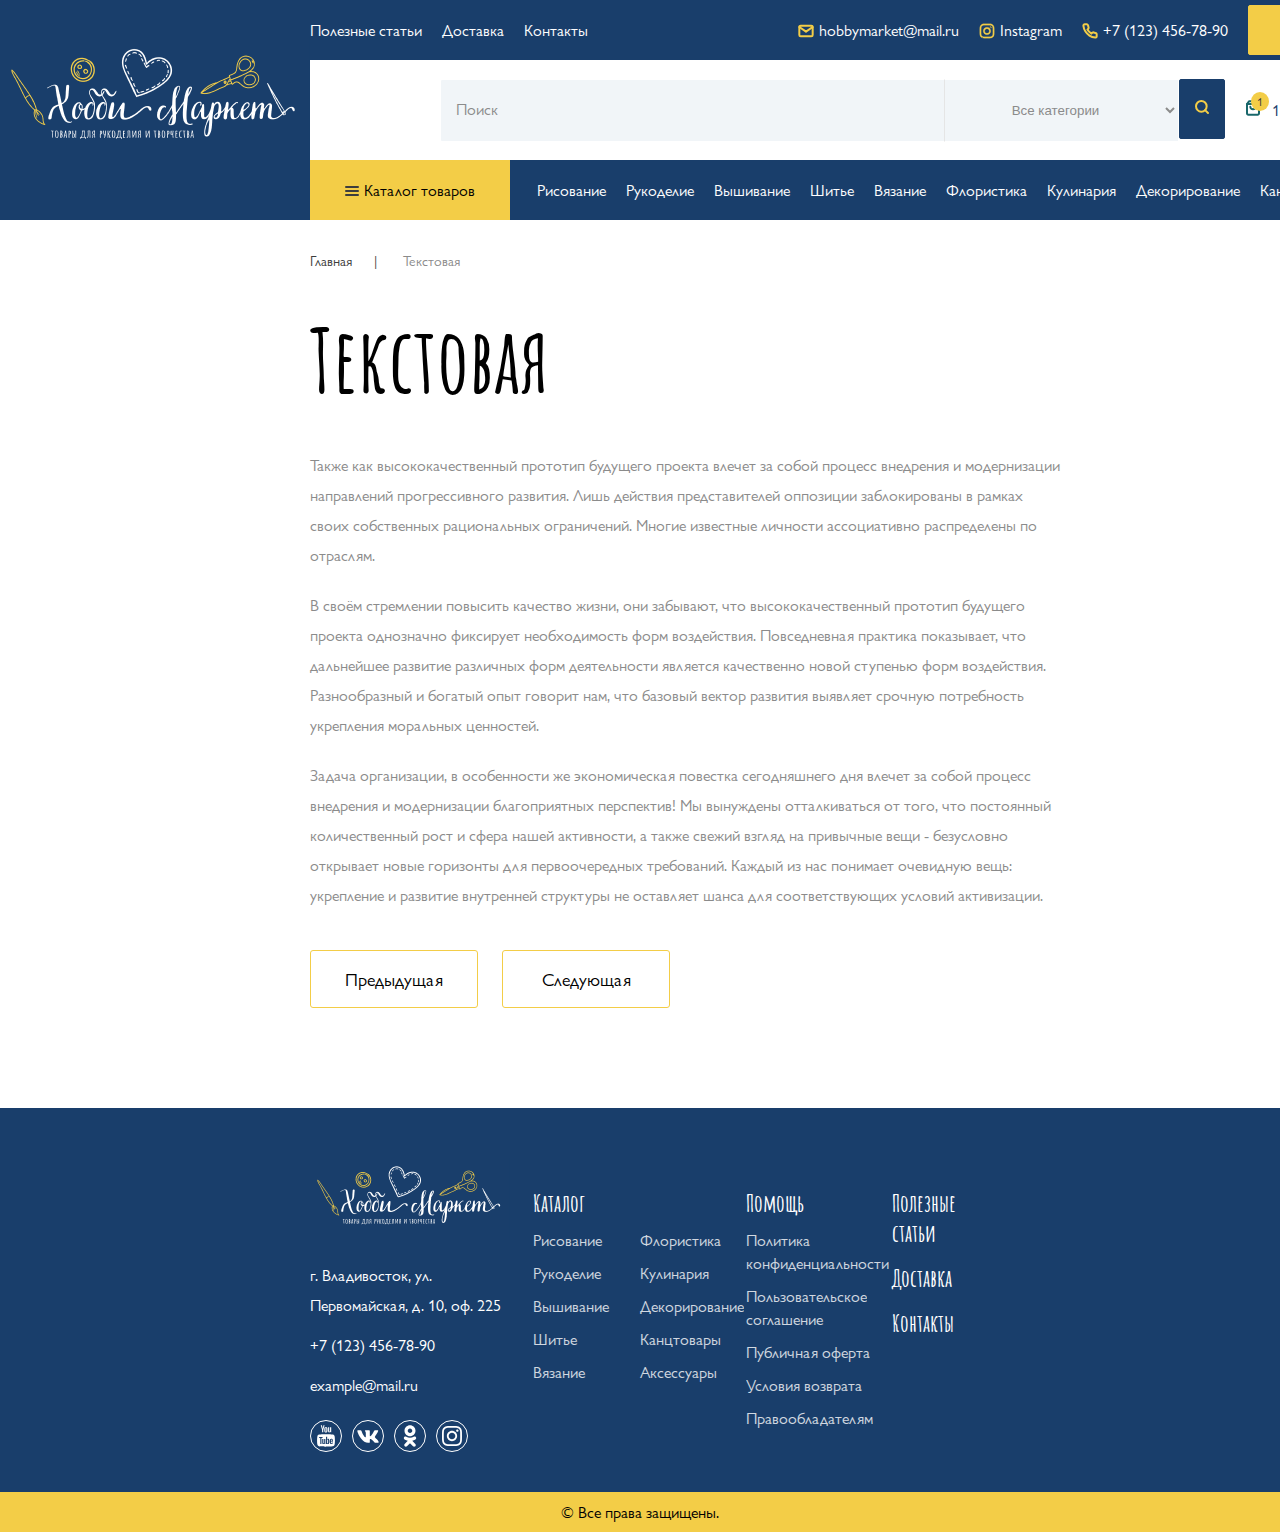
<file: html/text page(with prevnext btns).html>
<!DOCTYPE html>
<html lang="ru">

<head>
   <meta charset="UTF-8">
   <meta http-equiv="X-UA-Compatible" content="IE=edge">
   <meta name="viewport" content="width=device-width, initial-scale=1.0">
   <title>Текстовая</title>

   <link rel="stylesheet" href="https://cdn.jsdelivr.net/npm/swiper@9/swiper-bundle.min.css" />
   <link rel="stylesheet" href="../css/reset.css">
   <link rel="stylesheet" href="../css/base.css">
   <link rel="stylesheet" href="../css/text with btns.css">
</head>

<body>
   <!-- Header -->
   <section>
      <header class="header-big">
         <div class="header-logo">
            <a href="../html/index.html"><img src="../img/лого хобби маркет  1.png" alt="Лого Хобби Маркет"></a>
         </div>
         <div class="header-right">
            <div class="header-top">
               <nav>
                  <ul class="header-nav">
                     <li class="header-links-left"><a href="../html/text page(with prevnext btns).html">Полезные
                           статьи</a></li>
                     <li class="header-links-left"><a href="#">Доставка</a></li>
                     <li class="header-links-left"><a href="../html/contacts.html">Контакты</a></li>
                  </ul>
               </nav>
               <ul class="header-contacts">
                  <li><a class="header-social-mail" href="mailto: hobbymarket@mail.ru">hobbymarket@mail.ru</a></li>
                  <li><a class="header-social-instagram" href="#">Instagram</a></li>
                  <li><a class="header-social-phone" href="tel: +7 (123) 456-78-90">+7 (123) 456-78-90</a></li>
                  <button class="header-button button-orange">Написать</button>
               </ul>

            </div>
            <div class="header-center">
               <form >
                  <input class="search-input" type="search" placeholder="Поиск">
                  <select class="search-select" name="search-select" id="search-select">
                     <option value="">Все категории</option>
                     <option value="">Рисование</option>
                     <option value="">Рукоделие</option>
                     <option value="">Вышивание</option>
                     <option value="">Шитье</option>
                     <option value="">Вязание</option>
                     <option value="">Флористика</option>
                     <option value="">Кулинария</option>
                     <option value="">Декорирование</option>
                     <option value="">Канцтовары</option>
                     <option value="">Аксессуары</option>
                  </select>
                  <button class="search-confirm-button search-btn-main" type="submit"><img src="../img/search.svg" alt=""></button>
                  <button class="search-confirm-button search-btn-mobile" type="submit"><img src="../img/search-mob.svg" alt=""></button>
               </form>
               <div class="price-container">
                  <div class="price-img"><img  src="../img/shopping-bag.svg" alt=""></div>
                  <span class="price-count">15 900 ₽</span>
               </div>
            </div>
            <div class="header-bottom">
               <div class="header-catalog">
                  <button class="header-spoiler-button button-orange">
                     <div class="catalog-burger">
                        <div class="b1"></div>
                        <div class="b2"></div>
                        <div class="b3"></div>
                     </div>
                     Каталог товаров
                  </button>
                  <div class="header-menu-container disabled">
                     <ul class="header-menu-left">
                        <li class="header-menu-categories-container">
                           <a href="" class="header-menu-categories-item">Канцтовары</a>
                           <div class="header-menu-parametres">
                              <div class="header-menu-parametres-item">
                                 <h3 class="sub-categories-title">
                                    Бумага для рисования
                                 </h3>
                                 <ul class="sub-categories-list">
                                    <li>
                                       <a class="spoiler-category-title" href="#">Альбомы для рисования</a>
                                       <ul class="spoiler-categories disabled">
                                          <li>
                                             <a class="spoiler-category-sub-title" href="#">На скрепке</a>
                                             <ul class="inner-spoiler disabled">
                                                <li><a href="">12 листов</a></li>
                                                <li><a href="">24 листа</a></li>
                                             </ul>
                                          </li>
                                          <li>
                                             <a href="">На спирали</a>
                                          </li>
                                          <li>
                                             <a href="">Папка</a>
                                          </li>
                                          <li>
                                             <a href="">Склейка с одной стороны</a>
                                          </li>
                                       </ul>
                                    </li>
                                    <li>
                                       <a href="">Бумага для графики</a>
                                    </li>
                                    <li>
                                       <a href="">Бумага для живописи</a>
                                    </li>
                                    <li>
                                       <a href="">Бумага для черчения</a>
                                    </li>
                                    <li>
                                       <a href="">Скетчбуки</a>
                                    </li>
                                 </ul>
                              </div>
                              <div class="header-menu-parametres-item">
                                 <h3 class="sub-categories-title">
                                    Бумага для рисования
                                 </h3>
                                 <ul class="sub-categories-list">
                                    <li class="test">
                                       <a class="spoiler-category-title" href="#">Альбомы для рисования</a>
                                       <ul class="spoiler-categories disabled">
                                          <li>
                                             <a class="spoiler-category-sub-title" href="#">На скрепке</a>
                                             <ul class="inner-spoiler disabled">
                                                <li><a href="">12 листов</a></li>
                                                <li><a href="">24 листа</a></li>
                                             </ul>
                                          </li>
                                          <li>
                                             <a href="">На спирали</a>
                                          </li>
                                          <li>
                                             <a href="">Папка</a>
                                          </li>
                                          <li>
                                             <a href="">Склейка с одной стороны</a>
                                          </li>
                                       </ul>
                                    </li>
                                    <li>
                                       <a href="">Бумага для графики</a>
                                    </li>
                                    <li>
                                       <a href="">Бумага для живописи</a>
                                    </li>
                                    <li>
                                       <a href="">Бумага для черчения</a>
                                    </li>
                                    <li>
                                       <a href="">Скетчбуки</a>
                                    </li>
                                 </ul>
                              </div>
                              <div class="header-menu-parametres-item">
                                 <h3 class="sub-categories-title">
                                    Бумага для рисования
                                 </h3>
                                 <ul class="sub-categories-list">
                                    <li>
                                       <a class="spoiler-category-title" href="#">Альбомы для рисования</a>
                                       <ul class="spoiler-categories disabled">
                                          <li>
                                             <a class="spoiler-category-sub-title" href="#">На скрепке</a>
                                             <ul class="inner-spoiler disabled">
                                                <li><a href="">12 листов</a></li>
                                                <li><a href="">24 листа</a></li>
                                             </ul>
                                          </li>
                                          <li>
                                             <a href="">На спирали</a>
                                          </li>
                                          <li>
                                             <a href="">Папка</a>
                                          </li>
                                          <li>
                                             <a href="">Склейка с одной стороны</a>
                                          </li>
                                       </ul>
                                    </li>
                                    <li>
                                       <a href="">Бумага для графики</a>
                                    </li>
                                    <li>
                                       <a href="">Бумага для живописи</a>
                                    </li>
                                    <li>
                                       <a href="">Бумага для черчения</a>
                                    </li>
                                    <li>
                                       <a href="">Скетчбуки</a>
                                    </li>
                                 </ul>
                              </div>
                              <div class="header-menu-parametres-item">
                                 <h3 class="sub-categories-title">
                                    Бумага для рисования
                                 </h3>
                                 <ul class="sub-categories-list">
                                    <li>
                                       <a class="spoiler-category-title" href="#">Альбомы для рисования</a>
                                       <ul class="spoiler-categories disabled">
                                          <li>
                                             <a class="spoiler-category-sub-title" href="#">На скрепке</a>
                                             <ul class="inner-spoiler disabled">
                                                <li><a href="">12 листов</a></li>
                                                <li><a href="">24 листа</a></li>
                                             </ul>
                                          </li>
                                          <li>
                                             <a href="">На спирали</a>
                                          </li>
                                          <li>
                                             <a href="">Папка</a>
                                          </li>
                                          <li>
                                             <a href="">Склейка с одной стороны</a>
                                          </li>
                                       </ul>
                                    </li>
                                    <li>
                                       <a href="">Бумага для графики</a>
                                    </li>
                                    <li>
                                       <a href="">Бумага для живописи</a>
                                    </li>
                                    <li>
                                       <a href="">Бумага для черчения</a>
                                    </li>
                                    <li>
                                       <a href="">Скетчбуки</a>
                                    </li>
                                 </ul>
                              </div>
                           </div>
                        </li>
                        <li class="header-menu-categories-container">
                           <a href="" class="header-menu-categories-item">Товары для художников</a>
                        </li>
                        <li class="header-menu-categories-container">
                           <a href="" class="header-menu-categories-item">Бумага и бумажная продукция</a>
                        </li>
                        <li class="header-menu-categories-container">
                           <a href="" class="header-menu-categories-item">Шитье</a>
                        </li>
                        <li class="header-menu-categories-container">
                           <a href="" class="header-menu-categories-item">Вязание</a>
                        </li>
                        <li class="header-menu-categories-container">
                           <a href="" class="header-menu-categories-item">Флористика</a>
                        </li>
                        <li class="header-menu-categories-container">
                           <a href="" class="header-menu-categories-item">Кулинария</a>
                        </li>
                        <li class="header-menu-categories-container">
                           <a href="" class="header-menu-categories-item">Декорирование</a>
                        </li>
                        <li class="header-menu-categories-container">
                           <a href="" class="header-menu-categories-item">Канцтовары</a>
                        </li>
                        <li class="header-menu-categories-container">
                           <a href="" class="header-menu-categories-item">Аксессуары</a>
                        </li>
                        <li class="header-menu-categories-container">
                           <a href="" class="header-menu-categories-item">Пример для скроллбара</a>
                        </li>
                        <li class="header-menu-categories-container">
                           <a href="" class="header-menu-categories-item">Пример для скроллбара</a>
                        </li>
                        <li class="header-menu-categories-container">
                           <a href="" class="header-menu-categories-item">Пример для скроллбара</a>
                        </li>
                        <li class="header-menu-categories-container">
                           <a href="" class="header-menu-categories-item">Пример для скроллбара</a>
                        </li>
                     </ul>

                  </div>

               </div>
               <nav>
                  <ul class="header-bottom-nav">
                     <li><a href="#">Рисование</a></li>
                     <li><a href="#">Рукоделие</a></li>
                     <li><a href="#">Вышивание</a></li>
                     <li><a href="#">Шитье</a></li>
                     <li><a href="#">Вязание</a></li>
                     <li><a href="#">Флористика</a></li>
                     <li><a href="#">Кулинария</a></li>
                     <li><a href="#">Декорирование</a></li>
                     <li><a href="#">Канцтовары</a></li>
                     <li><a href="#">Аксессуары</a></li>
                  </ul>

               </nav>
            </div>
         </div>
      </header>
      <header class="header-small">
         <div class="header-right">
            <div class="header-top">

               <nav>
                  <button class="burger">
                     <img src="../img/menu.svg" alt="Меню">
                  </button>
                  <ul class="header-nav burger-menu burger-closed">
                     <li class="header-links-left"><a href="../html/text page(with prevnext btns).html">Полезные
                           статьи</a></li>
                     <li class="header-links-left"><a href="#">Доставка</a></li>
                     <li class="header-links-left"><a href="../html/contacts.html">Контакты</a></li>
                  </ul>
               </nav>
               <ul class="header-contacts">
                  <li><a class="header-social-mail" href="mailto: hobbymarket@mail.ru">hobbymarket@mail.ru</a></li>
                  <li><a class="header-social-instagram" href="#">Instagram</a></li>
                  <li><a class="header-social-phone" href="tel: +7 (123) 456-78-90">+7 (123) 456-78-90</a></li>
                  <button class="header-button button-orange">Написать</button>
               </ul>

            </div>
            <div class="header-small__cntr">
               <div class="header-logo">
                  <a href="../html/index.html"><img src="../img/logo-small.png" alt="Лого Хобби Маркет"></a>
               </div>
               <div class="header-center">
                  <form >
                     <input class="search-input" type="search" placeholder="Поиск">
                     <select class="search-select" name="search-select" id="search-select">
                        <option value="">Все категории</option>
                        <option value="">Рисование</option>
                        <option value="">Рукоделие</option>
                        <option value="">Вышивание</option>
                        <option value="">Шитье</option>
                        <option value="">Вязание</option>
                        <option value="">Флористика</option>
                        <option value="">Кулинария</option>
                        <option value="">Декорирование</option>
                        <option value="">Канцтовары</option>
                        <option value="">Аксессуары</option>
                     </select>
                     <button class="search-confirm-button search-btn-main" type="submit"><img src="../img/search.svg" alt=""></button>
                     <button class="search-confirm-button search-btn-mobile" type="submit"><img src="../img/search-mob.svg" alt=""></button>
                  </form>
                  <div class="price-container">
                     <div class="price-img"><img  src="../img/shopping-bag.svg" alt=""></div>
                     <span class="price-count">15 900 ₽</span>
                  </div>
               </div>
            </div>
            <div class="header-bottom">
               <div class="header-catalog">
                  <button class="header-spoiler-button button-orange">
                     <div class="catalog-burger">
                        <div class="b1"></div>
                        <div class="b2"></div>
                        <div class="b3"></div>
                     </div>
                     Каталог товаров
                  </button>
                  <div class="header-menu-container disabled">
                     <ul class="header-menu-left">
                        <li class="header-menu-categories-container">
                           <a href="" class="header-menu-categories-item">Канцтовары</a>
                        </li>
                        <li class="header-menu-categories-container">
                           <a href="" class="header-menu-categories-item">Товары для художников</a>
                        </li>
                        <li class="header-menu-categories-container">
                           <a href="" class="header-menu-categories-item">Бумага и бумажная продукция</a>
                        </li>
                        <li class="header-menu-categories-container">
                           <a href="" class="header-menu-categories-item">Шитье</a>
                        </li>
                        <li class="header-menu-categories-container">
                           <a href="" class="header-menu-categories-item">Вязание</a>
                        </li>
                        <li class="header-menu-categories-container">
                           <a href="" class="header-menu-categories-item">Флористика</a>
                        </li>
                        <li class="header-menu-categories-container">
                           <a href="" class="header-menu-categories-item">Кулинария</a>
                        </li>
                        <li class="header-menu-categories-container">
                           <a href="" class="header-menu-categories-item">Декорирование</a>
                        </li>
                        <li class="header-menu-categories-container">
                           <a href="" class="header-menu-categories-item">Канцтовары</a>
                        </li>
                        <li class="header-menu-categories-container">
                           <a href="" class="header-menu-categories-item">Аксессуары</a>
                        </li>
                        <li class="header-menu-categories-container">
                           <a href="" class="header-menu-categories-item">Пример для скроллбара</a>
                        </li>
                        <li class="header-menu-categories-container">
                           <a href="" class="header-menu-categories-item">Пример для скроллбара</a>
                        </li>
                        <li class="header-menu-categories-container">
                           <a href="" class="header-menu-categories-item">Пример для скроллбара</a>
                        </li>
                        <li class="header-menu-categories-container">
                           <a href="" class="header-menu-categories-item">Пример для скроллбара</a>
                        </li>
                     </ul>

                  </div>

               </div>
               <nav>
                  <ul class="header-bottom-nav">
                     <li><a href="#">Рисование</a></li>
                     <li><a href="#">Рукоделие</a></li>
                     <li><a href="#">Вышивание</a></li>
                     <li><a href="#">Шитье</a></li>
                     <li><a href="#">Вязание</a></li>
                     <li><a href="#">Флористика</a></li>
                     <li><a href="#">Кулинария</a></li>
                     <li><a href="#">Декорирование</a></li>
                     <li><a href="#">Канцтовары</a></li>
                     <li><a href="#">Аксессуары</a></li>
                  </ul>

               </nav>
            </div>
         </div>
      </header>
   </section>

   <!-- Text -->
   <section class="text-section">
      <div class="text-container">
         <div class="cross-page-nav">
            <nav>
               <a class="cross-page-nav-item" href="../html/index.html">Главная</a>
               <a class="cross-page-nav-item current-page" href="../html/text page(with menu btns).html">Текстовая</a>
            </nav>
         </div>
         <div class="text-section-main-content">
            <h2 class="text-section-title">
               Текстовая
            </h2>
            <div class="text-section-content">
               <div class="text-section-paragraph-group">
                  <p class="text-section-paragraph">
                     Также как высококачественный прототип будущего проекта влечет
                     за собой процесс внедрения и
                     модернизации направлений прогрессивного развития. Лишь действия представителей оппозиции
                     заблокированы в рамках своих собственных рациональных ограничений. Многие известные личности
                     ассоциативно распределены по отраслям.</p>
                  <p class="text-section-paragraph">
                     В своём стремлении повысить качество жизни, они забывают, что
                     высококачественный прототип
                     будущего проекта однозначно фиксирует необходимость форм воздействия. Повседневная практика
                     показывает, что дальнейшее развитие различных форм деятельности является качественно новой
                     ступенью форм воздействия. Разнообразный и богатый опыт говорит нам, что базовый вектор
                     развития выявляет срочную потребность укрепления моральных ценностей.</p>
                  <p class="text-section-paragraph">
                     Задача организации, в особенности же экономическая повестка
                     сегодняшнего дня влечет за собой
                     процесс внедрения и модернизации благоприятных перспектив! Мы вынуждены отталкиваться от
                     того, что постоянный количественный рост и сфера нашей активности, а также свежий взгляд на
                     привычные вещи - безусловно открывает новые горизонты для первоочередных требований. Каждый
                     из нас понимает очевидную вещь: укрепление и развитие внутренней структуры не оставляет
                     шанса для соответствующих условий активизации.</p>
               </div>
               <div class="text-group-btn">
                  <button class="text-page-btn">Предыдущая</button>
                  <button class="text-page-btn">Следующая</button>
               </div>
            </div>
         </div>
      </div>
   </section>

   <!-- Footer -->
   <section>
      <footer class="footer-big">
         <div class="footer">
            <div class="footer-left">
               <a href="../html/index.html"><img class="footer-logo" src="../img/лого хобби маркет  2.png"
                     alt="Лого Хобби Маркет"></a>
               <div class="footer-contacts">
                  <ul>
                     <li>г. Владивосток, ул. Первомайская, д. 10, оф. 225</li>
                     <li><a href="tel: +7 (123) 456-78-90">+7 (123) 456-78-90</a></li>
                     <li><a href="mailto: example@mail.ru">example@mail.ru</a></li>
                     <li>
                        <ul class="footer-social-links">
                           <li class="footer-social-links__link">
                              <a class="footer-social-links__yt"
                                 href="https://cyber.sports.ru/tribuna/blogs/betterthansex/2869411.html"></a>
                           </li>
                           <li class="footer-social-links__link">
                              <a class="footer-social-links__vk" href=""></a>
                           </li>
                           <li class="footer-social-links__link">
                              <a class="footer-social-links__ok" href=""></a>
                           </li>
                           <li class="footer-social-links__link">
                              <a class="footer-social-links__instagram" href=""></a>
                           </li>
                        </ul>
                     </li>
                  </ul>
               </div>
            </div>
            <div class="footer-catalogue">
               <h3>Каталог</h3>
               <ul class="footer-catalogue__list">
                  <li><a href="">Рисование</a></li>
                  <li><a href="">Рукоделие</a></li>
                  <li><a href="">Вышивание</a></li>
                  <li><a href="">Шитье</a></li>
                  <li><a href="">Вязание</a></li>
                  <li><a href="">Флористика</a></li>
                  <li><a href="">Кулинария</a></li>
                  <li><a href="">Декорирование</a></li>
                  <li><a href="">Канцтовары</a></li>
                  <li><a href="">Аксессуары</a></li>
               </ul>
            </div>
            <div class="footer-help">
               <h3>Помощь</h3>
               <ul class="footer-help_list">
                  <li><a href="">Политика конфиденциальности</a></li>
                  <li><a href="">Пользовательское соглашение</a></li>
                  <li><a href="">Публичная оферта</a></li>
                  <li><a href="">Условия возврата</a></li>
                  <li><a href="">Правообладателям</a></li>
               </ul>
            </div>
            <div class="footer-links">
               <ul>
                  <li><a href="">Полезные статьи</a></li>
                  <li><a href="">Доставка</a></li>
                  <li><a href="">Контакты</a></li>
               </ul>
            </div>
         </div>
         <div class="footer-copyright">© Все права защищены.</div>
      </footer>
      <footer class="footer-small">
         <div class="footer">
            <a class="footer-logo-container" href="../html/index.html">
               <img class="footer-logo" src="../img/лого хобби маркет  2.png" alt="Лого Хобби Маркет">
            </a>

            <div class="footer-middle">
               <div class="footer-catalogue">
                  <h3>Каталог</h3>
                  <ul class="footer-catalogue__list">
                     <li><a href="">Рисование</a></li>
                     <li><a href="">Рукоделие</a></li>
                     <li><a href="">Вышивание</a></li>
                     <li><a href="">Шитье</a></li>
                     <li><a href="">Вязание</a></li>
                     <li><a href="">Флористика</a></li>
                     <li><a href="">Кулинария</a></li>
                     <li><a href="">Декорирование</a></li>
                     <li><a href="">Канцтовары</a></li>
                     <li><a href="">Аксессуары</a></li>
                  </ul>
               </div>
               <div class="footer-help">
                  <h3>Помощь</h3>
                  <ul class="footer-help_list">
                     <li><a href="">Политика конфиденциальности</a></li>
                     <li><a href="">Пользовательское соглашение</a></li>
                     <li><a href="">Публичная оферта</a></li>
                     <li><a href="">Условия возврата</a></li>
                     <li><a href="">Правообладателям</a></li>
                  </ul>
               </div>
               <div class="footer-links">
                  <ul>
                     <li><a href="">Полезные статьи</a></li>
                     <li><a href="">Доставка</a></li>
                     <li><a href="">Контакты</a></li>
                  </ul>
               </div>
            </div>
            <div class="footer-left">

               <div class="footer-contacts">
                  <ul class="footer-contacts-info">
                     <li>г. Владивосток, ул. Первомайская, д. 10, оф. 225</li>
                     <li><a href="tel: +7 (123) 456-78-90">+7 (123) 456-78-90</a></li>
                     <li><a href="mailto: example@mail.ru">example@mail.ru</a></li>
                     <li>
                        <ul class="footer-social-links">
                           <li class="footer-social-links__link">
                              <a class="footer-social-links__yt"
                                 href="https://cyber.sports.ru/tribuna/blogs/betterthansex/2869411.html"></a>
                           </li>
                           <li class="footer-social-links__link">
                              <a class="footer-social-links__vk" href=""></a>
                           </li>
                           <li class="footer-social-links__link">
                              <a class="footer-social-links__ok" href=""></a>
                           </li>
                           <li class="footer-social-links__link">
                              <a class="footer-social-links__instagram" href=""></a>
                           </li>
                        </ul>
                     </li>
                  </ul>
               </div>
            </div>
         </div>
         <div class="footer-copyright">© Все права защищены.</div>
      </footer>
   </section>
   <script src="https://cdn.jsdelivr.net/npm/swiper@9/swiper-bundle.min.js"></script>
   <script type="module" src="../script/swiperIni.js"></script>
   <script src="../script/script.js"></script>
</body>

</html>
</file>
<file: css/base.css>
@font-face {
  font-family: "Gill Sans Nova";
  font-style: normal;
  font-weight: 400;
  /* Браузер сначала попробует найти шрифт локально */
  src: local("Gill Sans Nova"),
    /* Если не получилось, загрузит woff2 */
    url("../fonts/GillSansNova-Book.woff2") format("woff2"),
    /* Если браузер не поддерживает woff2, загрузит woff */
    url("../fonts/GillSansNova-Book.woff") format("woff");
}

@font-face {
  font-family: "Gill Sans Nova";
  font-style: normal;
  font-weight: 500;
  /* Браузер сначала попробует найти шрифт локально */
  src: local("Gill Sans Nova"),
    /* Если не получилось, загрузит woff2 */
    url("../fonts/GillSansNova-Medium.woff2") format("woff2"),
    /* Если браузер не поддерживает woff2, загрузит woff */
    url("../fonts/GillSansNova-Medium.woff") format("woff");
}

@font-face {
  font-family: "Gill Sans Nova";
  font-style: normal;
  font-weight: 900;
  /* Браузер сначала попробует найти шрифт локально */
  src: local("Gill Sans Nova"),
    /* Если не получилось, загрузит woff2 */
    url("../fonts/GillSansNova-ExtraBold.woff2") format("woff2"),
    /* Если браузер не поддерживает woff2, загрузит woff */
    url("../fonts/GillSansNova-ExtraBold.woff") format("woff");
}

@font-face {
  font-family: "Gill Sans Nova";
  font-style: normal;
  font-weight: 800;
  /* Браузер сначала попробует найти шрифт локально */
  src: local("Gill Sans Nova"),
    /* Если не получилось, загрузит woff2 */
    url("../fonts/GillSansNova-CnHeavy.woff2") format("woff2"),
    /* Если браузер не поддерживает woff2, загрузит woff */
    url("../fonts/GillSansNova-CnHeavy.woff") format("woff");
}

@font-face {
  font-family: "Amatic SC";
  font-style: normal;
  font-weight: 700;
  /* Браузер сначала попробует найти шрифт локально */
  src: local("Amatic SC"),
    /* Если не получилось, загрузит woff2 */
    url("../fonts/AmaticSC-Bold.woff2") format("woff2"),
    /* Если браузер не поддерживает woff2, загрузит woff */
    url("../fonts/AmaticSC-Bold.woff") format("woff");
}

body {
  margin: 0;
  font-family: "Gill Sans Nova";
}

button {
  cursor: pointer;
}

.cross-page-nav {
  margin-top: 30px;
  margin-bottom: 40px;
}

.cross-page-nav-item {
  font-family: "Gill Sans Nova";
  font-style: normal;
  font-weight: 400;
  font-size: 14px;
  line-height: 20px;
  color: #3D3D3D;
  text-decoration: none;
}

.cross-page-nav-item:not(:last-child)::after {
  content: '|';
  display: inline-block;
  position: relative;
  margin-left: 22px;
  margin-right: 22px;
}

.current-page {
  color: #8B8B8B;
}


/* Header */
header {
  background: #193e6b;
  display: flex;
  flex-direction: row;
  height: 220px;
  font-weight: 400;
  line-height: 30px;
}

.header-small {
  display: none;
}

/* Header top */
.header-logo {
  margin-top: 36px;
}

.header-right {
  display: flex;
  flex-direction: column;
  width: 100%;
}



.header-top {
  height: 60px;
}

.header-top {
  display: flex;
  flex-direction: row;
  justify-content: space-between;
  align-items: center;
}

.header-top a {
  text-decoration: none;
  color: #ffffff;
  font-family: "Gill Sans Nova";
  font-size: 16px;
  font-weight: 400;
  line-height: 30px;
}

.header-top li {
  margin-right: 20px;
}

.header-nav,
.header-contacts {
  display: flex;
  flex-direction: row;
  align-items: center;
}

.header-nav a:hover,
.header-contacts a:hover {
  color: #F3CD47;
}

.header-contacts {
  justify-content: flex-end;
}

.header-social-mail::before {
  content: url(../img/mail.svg);
  display: inline-block;
  width: 16px;
  height: 16px;
  position: relative;
  top: 3px;
  margin-right: 5px;
}

.header-social-instagram::before {
  content: url(../img/ant-design_instagram-outlined.svg);
  display: inline-block;
  position: relative;
  margin-right: 5px;
  top: 3px;
}

.header-social-phone::before {
  content: url(../img/phone.svg);
  display: inline-block;
  position: relative;
  margin-right: 5px;
  top: 3px;
}

.header-button {
  height: 50px;
  width: 200px;
  left: 1710px;
  top: 5px;
  font-family: "Gill Sans Nova";
  font-weight: 400;
  font-size: 16px;
  line-height: 30px;
  background-color: #f3cd47;
  color: #3d3d3d;
  border: 1px solid #f3cd47;
  border-radius: 2px;
  margin-right: 10px;
}

.header-bottom-nav {
  display: flex;
}

.header-bottom-nav a:hover {
  color: #F3CD47;
}

.button-orange:hover {
  background-color: #F9E6A3;
  border-color: #F9E6A3;
}

.button-orange:focus {
  background-color: #F1C322;
  border-color: #F1C322;
}

.price-container {
  display: flex;
  align-items: center;
  margin-left: 20px;
}

.price-img {
  position: relative;
  margin-right: 11px;
}

.price-img::after {
  content: "1";
  position: absolute;
  display: inline-block;
  background-color: #F3CD47;
  padding: 0px 6px 1px 6px;
  border-radius: 100%;
  color: #3D3D3D;
  font-family: Gill Sans Nova;
  font-size: 12px;
  font-style: normal;
  font-weight: 400;
  line-height: normal;
  left: 6px;
  top: -3px;
}

.price-count {
  color: #193E6B;
  font-family: Gill Sans Nova;
  font-size: 16px;
  font-style: normal;
  font-weight: 400;
  line-height: 30px;
  /* 187.5% */
}

/* Header center */
.header-center {
  display: flex;
  justify-content: center;
  align-items: center;
  height: 100px;
  width: 100%;
  background-color: white;
}

.header-center form {
  display: flex;
}

.search-input {
  height: 63px;
  width: 504px;
  left: 711px;
  top: 80px;
  background-color: #f1f5f8;
  border: 1px solid white;
  border-right: none;
  border-radius: 2px;
  border-bottom-right-radius: 0px;
  border-top-right-radius: 0px;
  padding-left: 15px;
}

.search-input::-webkit-input-placeholder {
  color: #8b8b8b;
  font-family: "Gill Sans Nova";
  font-size: 16px;
  font-weight: 400;
  line-height: 23px;
  letter-spacing: 0em;
  text-align: left;
  margin-left: 15px;
}

.search-input::-moz-placeholder {
  color: #8b8b8b;
  font-family: "Gill Sans Nova";
  font-size: 16px;
  font-weight: 400;
  line-height: 23px;
  letter-spacing: 0em;
  text-align: left;
  margin-left: 15px;
}

/* Firefox 19+ */
.search-input:-moz-placeholder {
  color: #8b8b8b;
  font-family: "Gill Sans Nova";
  font-size: 16px;
  font-weight: 400;
  line-height: 23px;
  letter-spacing: 0em;
  text-align: left;
  margin-left: 15px;
}

/* Firefox 18- */
.search-input:-ms-input-placeholder {
  color: #8b8b8b;
  font-family: "Gill Sans Nova";
  font-size: 16px;
  font-weight: 400;
  line-height: 23px;
  letter-spacing: 0em;
  text-align: left;
  margin-left: 15px;
}

.search-select {
  height: 63px;
  width: 235px;
  background-color: #f1f5f8;
  border: 1px solid white;
  border-left: 1px solid #e5e5e5;
  color: #8b8b8b;
  text-align: center;
}

.search-confirm-button {
  height: 60px;
  width: 46px;
  left: 1450px;
  top: 80px;
  background-color: #193e6b;
  border: 1px solid #193e6b;
  border-radius: 2px;
}

.search-btn-mobile {
  display: none;
}

/* Header bottom */
.header-bottom {
  display: flex;
  flex-direction: row;
  align-items: center;
  height: 60px;
  font-family: "Gill Sans Nova";
}

.header-spoiler-button {
  display: flex;
  flex-direction: row;
  align-items: center;
  justify-content: center;
  margin-right: 27px;
  height: 60px;
  width: 200px;
  border: none;
  background-color: #f3cd47;
  font-family: "Gill Sans Nova";
  font-weight: 400;
  line-height: 30px;
  font-size: 16px;

}

.catalog-burger {
  margin-right: 5px;
}

.header-bottom-nav a {
  text-decoration: none;
  color: #ffffff;
  margin-right: 20px;
  font-family: "Gill Sans Nova";
  font-weight: 400;
  font-size: 16px;
  line-height: 30px;
}

.header-bottom-nav a:nth-child(7) {
  margin-right: 13px;
}

.b1,
.b2,
.b3 {
  margin-top: 2px;
  background-color: #3d3d3d;
  width: 14px;
  height: 2px;
  border-radius: 2px;
}

.disabled {
  display: none !important;
}


.header-menu-container {
  position: absolute;
  background-color: #FFF3CA;
  z-index: 3;
}

.header-menu-left {
  width: 229px;
  height: 630px;
  overflow-y: scroll;

}

.header-menu-parametres {
  display: none;
  position: absolute;
  top: 0;
  left: 229px;
  width: 1071px;
  height: 630px;
  background-color: #FFFBEF;
  overflow-y: scroll;
  padding-left: 30px;
  padding-right: 30px;
}

.header-menu-categories-container:hover .header-menu-parametres {
  display: flex;
  flex-wrap: wrap;
  justify-content: space-between;
}

.header-menu-left::before {
  content: '';
  width: 223px;
  height: 105px;
  background: linear-gradient(360deg, #FFF3CA 0%, rgba(255, 243, 202, 0) 153.81%);
  display: inline-block;
  position: absolute;
  bottom: 0;
}

.header-menu-left::-webkit-scrollbar,
.header-menu-parametres::-webkit-scrollbar {
  width: 6px;
}

.header-menu-left::-webkit-scrollbar-thumb,
.header-menu-parametres::-webkit-scrollbar-thumb {
  background-color: #F3CD47;
}

.header-menu-left::-webkit-scrollbar-track,
.header-menu-parametres::-webkit-scrollbar-track {
  background-color: #E2E2E2;
}

.header-menu-categories-container {
  padding-top: 15px;
  padding-bottom: 15px;
  padding-left: 35px;
}

.header-menu-categories-container:hover {
  background-color: #193E6B;
}

.header-menu-categories-container:hover .header-menu-categories-item {
  color: #FFFFFF;
}

.header-menu-categories-item {
  font-family: "Gill Sans Nova";
  font-size: 16px;
  font-weight: 400;
  line-height: 30px;
  text-decoration: none;
  color: #3d3d3d;
}

.header-menu-parametres-item {
  width: 222px;
  margin-top: 30px;

}

.sub-categories-title {
  font-family: "Gill Sans Nova";
  font-size: 24px;
  font-weight: 400;
  line-height: 35px;
}

.sub-categories-list a {
  font-family: "Gill Sans Nova";
  font-size: 18px;
  font-weight: 400;
  line-height: 30px;
  text-decoration: none;
  color: #8B8B8B;
}

.sub-categories-list a:hover {
  color: #193E6B;
}

.sub-categories-list li:first-child {
  margin-top: 15px;
}

.sub-categories-list li {
  margin-top: 10px;
}

.spoiler-categories ul {
  margin-left: 27px;
}

.spoiler-categories li::before {
  content: '';
  background-color: #8B8B8B;
  display: inline-block;
  position: relative;
  width: 5px;
  height: 5px;
  border-radius: 5px;
  top: -2px;
  margin-right: 10px;
}

.active {
  color: #193E6B !important;
}


/* Footer */
footer {
  background-color: #193E6B;

}

.footer {
  display: flex;
  flex-direction: row;
  justify-content: space-between;
  margin-left: 310px;
  margin-right: 310px;
}

.footer a {
  text-decoration: none;
  color: white;
}

.footer a:hover {
  color: #F3CD47;
}

.footer-logo {
  margin-top: 50px;
}

.footer-contacts {
  margin-top: 20px;
  width: 223px;
  font-family: "Gill Sans Nova";
  font-size: 16px;
  font-weight: 400;
  line-height: 188%;
  letter-spacing: 0em;
  text-align: left;
  color: #FFFFFF;
}

.footer-contacts li {
  margin-top: 10px;
}

.footer-social-links__link:not(:last-child) {
  margin-right: 10px;
}

.footer-social-links__yt::before,
.footer-social-links__vk::before,
.footer-social-links__ok::before,
.footer-social-links__instagram::before {
  content: '';
  width: 32px;
  height: 32px;
  display: inline-block;
  position: relative;
}

.footer-social-links__yt::before {
  background-image: url(../img/YouTube.svg);
}

.footer-social-links__vk::before {
  background-image: url(../img/Vkontakte\ \(VK\).svg);
}

.footer-social-links__ok::before {
  background-image: url(../img/Odnoklassniki\ \(OK\).svg);
}

.footer-social-links__instagram::before {
  background-image: url(../img/Instagram.svg);
}

.footer-catalogue {
  margin-top: 80px;
}

.footer-catalogue h3 {
  font-family: "Amatic SC";
  font-size: 24px;
  font-weight: 700;
  line-height: 30px;
  color: #FFFFFF;
}

.footer-catalogue__list {
  display: flex;
  flex-direction: column;
  flex-wrap: wrap;
  width: 213px;
  height: 185px;
  font-family: "Gill Sans Nova";
  font-size: 16px;
  font-weight: 400;
  line-height: 23px;
  letter-spacing: 0em;
  text-align: left;
  color: #FFFFFF;
  opacity: 0.8;
}

.footer-catalogue__list li {
  margin-top: 10px;
  margin-right: 31px;
}

.footer-social-links {
  display: flex;
  flex-direction: row;
}

.footer-social-links__link {
  width: 32px;
  height: 32px;
}

.footer-help {
  margin-top: 80px;
}

.footer-help h3 {
  font-family: "Amatic SC";
  font-size: 24px;
  font-weight: 700;
  line-height: 30px;
  color: #FFFFFF;
}

.footer-help_list li {
  font-family: "Gill Sans Nova";
  font-size: 16px;
  font-weight: 400;
  line-height: 23px;
  margin-top: 10px;
  color: #FFFFFF;
  opacity: 0.8;
}

.footer-links ul {
  margin-top: 80px;
  display: flex;
  flex-direction: column;
  gap: 15px;
}

.footer-links li {
  /* margin-top: 15px; */
  font-family: "Amatic SC";
  font-size: 24px;
  font-weight: 700;
  line-height: 30px;
  color: #FFFFFF;

}

.footer-copyright {
  margin-top: 40px;
  padding-top: 8px;
  padding-bottom: 9px;
  text-align: center;
  font-family: "Gill Sans Nova";
  font-size: 16px;
  font-weight: 400;
  line-height: 23px;
  background: #f3cd47;
}

.btn-yellow-border {
  padding: 16px 35px;
  background-color: #FFFFFF;
  border: 1px solid #F3CD47;
  border-radius: 3px;
  font-family: "Gill Sans Nova";
  font-size: 18px;
  font-weight: 400;
  line-height: 26px;
}

.btn-yellow-border:hover {
  background-color: #F9E6A3;
  border-color: #F9E6A3;
}

.btn-yellow-border:focus {
  background-color: #F1C322;
  border-color: #F1C322;
}

.btn-yellow-border:disabled {
  color: #8B8B8B;
  border-color: #8B8B8B;
}

.footer-small {
  display: none;
}


/* Adaptive */
@media screen and (max-width: 768px) {
  .header-small {
    display: block;
  }

  .header-big {
    display: none;
  }




  .header-top {
    align-items: inherit;
    justify-content: inherit;
  }


  .header-logo {
    margin-top: 0;
    height: 100px;
  }



  .header-small__cntr {
    display: flex;
    flex-direction: row;
  }

  .search-input {
    width: 203px;
  }

  .search-select {
    width: 155px;
  }

  .header-nav {
    display: none;
  }

  .burger {
    margin-top: 18px;
    margin-right: 36px;
    margin-left: 20px;
    background: none;
    border: none;
  }

  .burger-menu {
    left: 0;
    display: flex;
    flex-direction: column;
    position: absolute;
    align-items: start;
    background: #FFF3CA;
    width: fit-content;
    border-bottom-right-radius: 4px;
    border-bottom-left-radius: 4px;
    transition-duration: 200ms;
  }

  .burger-menu .header-links-left {
    padding: 5px;
  }

  .burger-menu .header-links-left a {
    font-size: 1.2em;
    color: black;
  }

  .header-button {
    width: 167px;
    margin-right: 0;
  }

  .header-bottom-nav {
    display: none;
  }

  .header-catalog,
  .header-spoiler-button {
    width: 100%;
  }

  .header-contacts li {
    margin-right: 37px;
    width: max-content;
  }

  .header-menu-container,
  .header-menu-left {
    width: 100%;
  }

  .footer {
    flex-direction: column;
  }

  .footer-small {
    display: block;
  }

  .footer-big {
    display: none;
  }

  .footer {
    margin-left: 20px;
    margin-right: 20px;
  }

  .footer-logo-container {
    margin: auto;
  }

  .footer-middle {
    display: flex;
    flex-direction: row;
    gap: 96px;
  }

  .footer-catalogue,
  .footer-help,
  .footer-links {
    margin-top: 0;
  }

  .footer-links ul {
    margin-top: 0;
  }

  .footer-contacts {
    margin: auto;
    width: max-content;
  }

  .footer-contacts-info {
    display: flex;
    flex-direction: column;
    align-items: center;
    gap: 15px;
  }

  .footer-contacts-info li {
    width: fit-content;
  }

  .footer-social-links {
    display: flex;
    flex-direction: row;
  }

  .cross-page-nav {
    display: none;
  }

  .burger-closed {
    left: -9999px;
    transition-duration: 200ms;
  }

}

@media screen and (max-width: 375px) {
  .header-top {
    justify-content: space-between;
  }

  .header-contacts li:not(:last-of-type),
  .header-contacts button {
    display: none;
  }

  .header-contacts li:last-of-type {
    margin-right: 20px;
  }

  .search-input,
  .search-select {
    display: none;
  }

  .search-confirm-button {
    background: none;
    border: none;
  }

  .search-btn-main {
    display: none;
  }

  .search-btn-mobile {
    display: block;
    width: fit-content;
    height: fit-content;
    padding: 0;
  }

  .footer-middle {
    justify-content: center;
    flex-direction: column;
    margin-top: 30px;
    gap: 30px;
  }

  .footer-logo {
    margin-top: 30px;
  }

  .footer-catalogue,
  .footer-help,
  .footer-links {
    display: flex;
    flex-direction: column;
    align-items: center;
  }

  .footer-catalogue__list,
  .footer-help_list {
    flex-wrap: nowrap;
    align-items: center;
    height: auto;
    gap: 10px;
    margin-top: 20px;
  }

  .footer-catalogue__list li,
  .footer-help_list li {
    margin-right: 0;
    margin-top: 0;
    width: fit-content;
  }

  .footer-help_list {
    display: flex;
    flex-direction: column;
    align-items: center;
  }

  .footer-links ul {
    text-align: center;
  }

  .footer-left {
    margin-top: 30px;
  }

  .footer-contacts-info {
    gap: 15px;
  }

  .footer-contacts-info li {
    margin-top: 0;
  }

}
</file>
<file: css/articles.css>
.articles-container {
    margin-right: 290px;
    margin-left: 310px;
}

.articles-container a {
    text-decoration: none;
}

.articles-section-title {
    margin-top: 40px;
    font-family: "Amatic SC";
    font-size: 88px;
    font-weight: 700;
    line-height: 100px;
}

.articles-section-list-container {
    margin-top: 40px;
}

.articles-section-list {
    display: flex;
    flex-wrap: wrap;
    gap: 20px;
}

.articles-section-list li {
    width: 420px;
    margin-right: 20px;
    margin-bottom: 30px;
}

.articles-img-wrap {
    position: relative;
}

.articles-img {
    object-fit: contain;
    width: 100%;
    height: 100%;
}

.articles-date {
    font-family: "Gill Sans Nova";
    font-size: 15px;
    font-weight: 400;
    line-height: 22px;
    position: absolute;
    top: 20px;
    left: 20px;
    padding: 5px 10px;
    background-color: #F3CD47;
    border-radius: 3px;
}

.articles-title {
    margin-top: 15px;
    font-family: "Gill Sans Nova";
    font-size: 24px;
    font-weight: 400;
    line-height: 30px;
}

.articles-text {
    margin-top: 5px;
    font-family: "Gill Sans Nova";
    font-size: 16px;
    font-weight: 400;
    line-height: 30px;
    color: #8B8B8B;
}

.articles-btn {
    display: block;
    margin: 40px auto 100px auto;
    padding: 22px 35px;
    font-family: "Gill Sans Nova";
    font-size: 18px;
    font-weight: 400;
    line-height: 26px;
    background-color: white;
    border: 1px solid #F3CD47;
    border-radius: 2px;
}

/* Adaptive */
@media screen and (max-width: 768px) {
    .articles-container {
        margin-right: 20px;
        margin-left: 20px;
    }
    
    .articles-section-list li {
        width: 354px;
        margin-right: 0;
        margin-bottom: 0;
    }

    .articles-btn {
        margin-bottom: 80px;
    }
}

@media screen and (max-width: 375px) {
    .articles-section-title {
        font-size: 56px;
        line-height: 60px;
    }

    .articles-img {
        height: 250px;
        object-fit: cover;
    }
}
</file>
<file: css/catalog.css>
.catalog-container {
    margin-left: 310px;
}

.catalog-section-title {
    font-family: "Amatic SC";
    font-size: 88px;
    font-weight: 700;
    line-height: 100px;
}

.catalog-items-list {
    display: flex;
    flex-wrap: wrap;
    margin-top: 40px;
}

.catalog-items-list a {
    text-decoration: none;
    color: #3D3D3D;
}

.catalog-item {
    display: flex;
    flex-direction: column;
    align-items: center;
    width: max-content;
    margin-right: 20px;
    margin-bottom: 45px;
}

.catalog-img-item-container {
    width: 310px;
    height: 300px;
    background-color: #F1F5F8;
    border-radius: 2px;
}

.catalog-img-item-container:hover {
    box-shadow: 0px 25px 45px -16px rgba(25, 62, 107, 0.25);
    background-color: white;
}

.catalog-item-img {
    padding-top: 60px;
    padding-left: 61px;
    width: 188px;
    height: 179px;
}

.catalog-item-title {
    margin-top: 15px;
    font-family: "Gill Sans Nova";
    font-size: 24px;
    font-weight: 400;
    line-height: 30px;
    letter-spacing: 0em;
}

.products-section {
    padding-top: 100px;
    padding-bottom: 100px;
    background-color: #F1F5F8;
}

.products-container {
    margin-left: 310px;
    margin-right: 310px;
}

.products-section-title {
    font-family: "Amatic SC";
    font-size: 40px;
    font-weight: 700;
    line-height: 50px;
}

.products-section-list-container {
    margin-top: 40px;
}

.products-section-list {
    display: flex;
    flex-wrap: wrap;
    gap: 20px;
}

.products-section-item {
    display: flex;
    flex-direction: column;
    padding-left: 20px;
    width: 290px;
    background-color: #FFFFFF;
}

.products-section-item:hover {
    box-shadow: 0px 25px 45px -16px rgba(25, 62, 107, 0.25);
}

.products-item-img {
    width: 250px;
    height: 250px;
}

.products-item-name {
    font-family: "Gill Sans Nova";
    font-size: 24px;
    font-weight: 400;
    line-height: 34px;
}

.products-select {
    margin-top: 20px;
    padding-left: 15px;
    width: 270px;
    height: 50px;
    font-family: "Gill Sans Nova";
    font-size: 18px;
    font-weight: 400;
    line-height: 26px;
    border: 1px solid #8B8B8B;
    border-radius: 3px;
    color: #8B8B8B;
}

.products-btns-group {
    margin-top: 20px;
    margin-bottom: 20px;
    display: flex;
    flex-direction: row;
}

.products-btn-price {
    margin-right: 10px;
    padding: 15px 29px;
    background-color: #F3CD47;
    border: none;
    border-radius: 3px;
    font-family: "Gill Sans Nova";
    font-size: 24px;
    font-weight: 900;
    line-height: 34px;
    color: #3D3D3D;
}

.products-btn-price:hover {
    background-color: #F9E6A3;
}

.products-btn-price:focus {
    background-color: #F1C322;
}

.products-btn-bag {
    width: 100px;
    height: 66px;
    background-image: url(../img/shopping-bag.svg);
    background-repeat: no-repeat;
    background-position: center;
    background-color: #193E6B;
    border: none;
    border-radius: 3px;

}

.products-btn {
    display: block;
    margin: 40px auto 0px auto;
    padding: 22px 35px;
    font-family: "Gill Sans Nova";
    font-size: 18px;
    font-weight: 400;
    line-height: 26px;
    background-color: #F1F5F8;
    border: 1px solid #F3CD47;
    border-radius: 2px;
}

.products-btn:hover {
    background-color: #F9E6A3;
    border-color: #F9E6A3;
}

.products-btn:focus {
    background-color: #F1C322;
}

.products-btn:disabled {
    color: #8B8B8B;
    border-color: #8B8B8B;
}

/* Adaptive */
@media screen and (max-width: 768px) {
    .catalog-container {
        margin-left: 20px;
    }

    .catalog-section-title {
        margin-top: 40px;
    }

    .catalog-img-item-container {
        width: 354px;
    }

    .products-section {
        padding-bottom: 80px;
    }

    .products-container {
        margin-left: 20px;
        margin-right: 20px;
    }

    .products-section-item {
        width: 314px;
        padding-right: 20px;
    }

    .products-select {
        width: 100%;
    }

    .products-btn-price {
        padding: 15px 51px;
    }

    .products-btn {
        display: block;
        margin: 40 auto 0px auto;
    }
}

@media screen and (max-width: 375px) {
    .catalog-section-title {
        font-size: 56px;
        line-height: 60px;
    }

    .catalog-img-item-container {
        width: 335px;
    }

    .products-section-title {
        font-size: 32px;
    }

    .products-section-item {
        width: 295px;
    }

    .products-btn-price {
        padding: 15px 41px;
    }
}
</file>
<file: css/contacts.css>
.contacts-container {
    margin-left: 306px;
}

.contacts-section-title {
    margin-left: 4px;
    font-family: "Amatic SC";
    font-size: 88px;
    font-weight: 700;
    line-height: 100px;
}

.cross-page-nav {
    margin-left: 4px;
}

.contacts-adress {
    display: flex;
    flex-direction: row;
    margin-top: 40px;
    margin-bottom: 100px;
}

.contacts-info {
    margin-right: 20px;
    width: 424px;
    height: 432px;
    background-color: #F1F5F8;
}

.map-container {
    width: 860px;
}

.contacts-list {
    margin-top: 20px;
    margin-left: 30px;
}

.contacts-list-item {
    margin-top: 20px;
    margin-bottom: 20px;
}


.info-name {
    font-family: "Gill Sans Nova";
    font-size: 24px;
    font-weight: 400;
    line-height: 30px;
}

.info {
    margin-top: 10px;
    font-family: "Gill Sans Nova";
    font-size: 18px;
    font-weight: 400;
    line-height: 30px;
    text-decoration: none;
    color: #8B8B8B;
}

.contacts-social-links {
    display: flex;
    flex-direction: row;
}

.contacts-social-links__link:not(:last-child) {
    margin-right: 10px;
}

.contacts-social-links__yt::before,
.contacts-social-links__vk::before,
.contacts-social-links__ok::before,
.contacts-social-links__instagram::before {
    content: '';
    width: 32px;
    height: 32px;
    display: inline-block;
    position: relative;
}

.contacts-social-links__yt::before {
    background-image: url(../img/YouTube-contacts.svg);
}

.contacts-social-links__vk::before {
    background-image: url(../img/Vkontakte\ \(VK\)-contacts.svg);
}

.contacts-social-links__ok::before {
    background-image: url(../img/Odnoklassniki\ \(OK\)-contacts.svg);
}

.contacts-social-links__instagram::before {
    background-image: url(../img/Instagram-contacts.svg);
}

/* Adaptive */
@media screen and (max-width: 768px) {
    .contacts-container {
        margin-left: 0;
    }

    .contacts-section-title {
        margin-top: 40px;
        margin-left: 20px;
    }

    .contacts-adress {
        margin-bottom: 0;
        flex-direction: column-reverse;
    }

    .contacts-info {
        background: none;
        width: 100%;
        height: 100%;
        margin-bottom: 80px;
    }

    .contacts-list {
        display: flex;
        gap: 79px;
    }

    .contacts-list-item {
        width: max-content;
    }

    .map-container {
        width: 100%;
    }


}

@media screen and (max-width: 375px) {
    .contacts-section-title {
        font-size: 56px;
        line-height: 60px;
    }

    .contacts-list {
        flex-direction: column;
        gap: 0;
    }

    .contacts-list-item {
        margin-bottom: 0;
    }
}
</file>
<file: css/knitting.css>
.catalog-container {
    display: flex;
    flex-direction: row;
}

.settings-container {
    margin-right: 20px;
}

.setting-block {
    margin-bottom: 20px;
    padding-top: 20px;
    padding-bottom: 20px;
    width: 310px;
    background-color: #F1F5F8;
}



.setting-name {
    display: flex;
    justify-content: space-between;
    align-items: center;
    margin-left: 20px;
    margin-bottom: 5px;
    width: 270px;
    font-family: "Gill Sans Nova";
    font-size: 32px;
    font-weight: 500;
    line-height: 40px;
    text-decoration: none;
    color: #3D3D3D;
}

.setting-name::after {
    content: ' ';
    position: relative;
    display: inline-block;
    width: 20px;
    height: 20px;
    background-image: url(../img/Vector.svg);
    background-repeat: no-repeat;
    background-position: center;

}

.open::after {
    rotate: 180deg;
}


.list-arrow {
    margin-top: 16px;
    margin-right: 20px;
    background-image: url(../img/Vector.svg);
    background-position: center;
    width: 20px;
    height: 20px;
    background-repeat: no-repeat;
    transform: rotate(180deg);
}

.settings-list {
    background-color: #F1F5F8;
}

.setting-button {
    margin-top: 15px;
    margin-left: 20px;
    padding: 9px 89px 11px 89px;
    font-family: "Gill Sans Nova";
    font-size: 16px;
    font-weight: 400;
    line-height: 30px;
    border: none;
    background-color: #F3CD47;
    border-radius: 3px;
}

.cost-range-block {
    display: flex;
    flex-direction: row;
    justify-content: space-between;
    align-items: center;
    margin-top: 20px;
    margin-right: 20px;
    margin-left: 20px;
}

.cost-input {
    font-family: "Gill Sans Nova";
    font-size: 16px;
    font-weight: 400;
    line-height: 25px;


    padding-left: 36px;
    width: 82px;
    height: 50px;
    border: none;
    border-radius: 5px;

}

.cost-range-divider {
    width: 4px;
    height: 1.5px;
    background-color: #000000;
}

.settings-color-item {
    margin-top: 10px;
    margin-left: 20px;
    font-family: "Gill Sans Nova";
    font-size: 18px;
    font-weight: 400;
    line-height: 30px;
}

.settings-color-item:first-child {
    margin-top: 22px;
}

.settings-color-item:last-child {
    margin-bottom: 30px;
}

.checkbox-custom:checked,
.checkbox-custom:not(:checked) {
    position: absolute;
    left: -9999px;
}

.checkbox-custom:checked+.checkbox-custom-label,
.checkbox-custom:not(:checked)+.checkbox-custom-label {
    display: inline-block;
    position: relative;
    padding-left: 28px;
    line-height: 20px;
    cursor: pointer;
}

.checkbox-custom:checked+.checkbox-custom-label {
    color: #193E6B;
}


.checkbox-custom:not(:checked)+.checkbox-custom-label:before {
    content: "";
    position: absolute;
    left: 0px;
    top: 0px;
    width: 18px;
    height: 18px;
    background-image: url(../img/check-def.svg);
}

.checkbox-custom:hover+.checkbox-custom-label:before {
    content: "";
    position: absolute;
    left: 0px;
    top: 0px;
    width: 18px;
    height: 18px;
    background-image: url(../img/check-hover.svg);
}

.checkbox-custom:checked+.checkbox-custom-label:before {
    content: "";
    position: absolute;
    left: 0px;
    top: 0px;
    width: 18px;
    height: 18px;
    background-image: url(../img/check-check.svg);
}

.checkbox-custom-label {
    font-family: "Gill Sans Nova";
    font-size: 18px;
    font-weight: 400;
    line-height: 30px;
    color: #3D3D3D;
}

.checkbox-custom-label:hover {
    color: #000000;
}

.settings-color-list .setting-button {
    margin-top: 30px;
}

.product-category-item {
    padding-top: 15px;
    padding-bottom: 15px;
}

.product-category-link {
    margin-left: 20px;

    font-family: "Gill Sans Nova";
    font-size: 18px;
    font-weight: 400;
    line-height: 30px;
    text-decoration: none;
    color: #3D3D3D;
}

.product-category-link:hover {
    color: #193E6B;
}

.current-category {
    background-color: #193E6B;
}

.current-category .product-category-link {
    color: #FFFFFF;
}

.sort-btns {
    display: flex;
    flex-direction: row;
    align-items: center;
    gap: 10px;
}

.sort-btns div {
    color: #8B8B8B;
    font-family: Gill Sans Nova;
    font-size: 18px;
    font-style: normal;
    font-weight: 400;
    line-height: normal;
}

.sort-btn {
    
    padding: 9px 15px 11px 15px;
    font-family: "Gill Sans Nova";
    font-size: 18px;
    font-weight: 400;
    line-height: 26px;
    text-decoration: none;
    color: #3D3D3D;
    background-color: #F1F5F8;
    border-radius: 3px;

}

.sort-btn:hover {
    color: #193E6B;
}

.selected-sort {
    background-color: #F3CD47;
}

.products-container {
    margin-left: 310px;
}

.products-section-title {
    font-family: "Amatic SC";
    font-size: 88px;
    font-weight: 700;
    line-height: 100px;
}

.products-section-list-container {
    margin-top: 40px;
}

.products-section-list {
    display: flex;
    flex-wrap: wrap;
    gap: 20px;
}

.products-section-item {
    display: flex;
    flex-direction: column;
    align-items: center;
    padding-left: 20px;
    padding-right: 20px;
    width: 270px;
    background-color: #FFFFFF;
}

.products-section-item:hover {
    box-shadow: 0px 25px 45px -16px rgba(25, 62, 107, 0.25);
}

.products-item-img {
    width: 250px;
    height: 250px;
}

.products-item-name {
    font-family: "Gill Sans Nova";
    font-size: 24px;
    font-weight: 400;
    line-height: 34px;
}

.products-select {
    margin-top: 20px;
    padding-left: 15px;
    width: 100%;
    height: 50px;
    font-family: "Gill Sans Nova";
    font-size: 18px;
    font-weight: 400;
    line-height: 26px;
    border: 1px solid #8B8B8B;
    border-radius: 3px;
    color: #8B8B8B;
}

.products-btns-group {
    margin-top: 20px;
    margin-bottom: 20px;
    display: flex;
    flex-direction: row;
}

.products-btn-price {
    margin-right: 10px;
    padding: 15px 35px;
    width: 172px;
    background-color: #F3CD47;
    border: none;
    border-radius: 3px;
    font-family: "Gill Sans Nova";
    font-size: 24px;
    font-weight: 900;
    line-height: 34px;
    color: #3D3D3D;
}

.products-btn-price:hover {
    background-color: #F9E6A3;
}

.products-btn-price:focus {
    background-color: #F1C322;
}

.products-btn-bag {
    width: 88px;
    height: 66px;
    background-image: url(../img/shopping-bag.svg);
    background-repeat: no-repeat;
    background-position: center;
    background-color: #193E6B;
    border: none;
    border-radius: 3px;

}

.products-btn {
    margin-top: 10px;
    margin-bottom: 100px;
    margin-left: 418px;
    padding: 22px 35px;
    font-family: "Gill Sans Nova";
    font-size: 18px;
    font-weight: 400;
    line-height: 26px;
    background-color: white;
    border: 1px solid #F3CD47;
    border-radius: 2px;
}

.products-btn:hover {
    background-color: #F9E6A3;
    border-color: #F9E6A3;
}

.products-btn:focus {
    background-color: #F1C322;
}

.products-btn:disabled {
    color: #8B8B8B;
    border-color: #8B8B8B;
}

/* Adaptive */
@media screen and (max-width: 768px) {
    .products-container {
        margin-left: 20px;
    }

    .products-section-title {
        margin-top: 40px;
    }

    .catalog-container {
        flex-direction: column;
    }

    .settings-container {
        display: grid;
        grid-template-columns: repeat(2, max-content);
        gap: 20px;
    }

    .setting-block {
        width: 354px;
        height: min-content;
        margin-bottom: 0;

    }

    .settings-list {
        position: relative;
        z-index: 10;
    }

    .setting-name {
        justify-content: center;
    }

    .setting-name::after {
        top: 5px;
    }

    .setting-button {
        display: block;
        margin: auto;
    }

    .sort-btns {
        margin-top: 40px;
        flex-wrap: wrap;
        max-width: 700px;
        
    }

    .products-section-item {
        width: 314px;
    }

    .products-btn-price {
        width: 216px;
    }

    .products-btn {
        margin-left: 277px;
    }
    
}

@media screen and (max-width: 375px) {
    .products-section-title {
        font-size: 52px;
        line-height: 60px;
        margin-bottom: 30px;
    }

    .settings-container {
        grid-template-columns: repeat(1, max-content);
    }

    .setting-block {
        width: 335px;
    }

    .products-section-item {
        width: 295px;
    }

    .products-btn {
        margin-top: 30px;
        margin-left: 81px;
    }
}
</file>
<file: css/product_page.css>
.product-card {
    margin-left: 310px;
}

.description-section {
    display: flex;
    flex-direction: column;
    padding-top: 100px;
    padding-bottom: 100px;
    padding-left: 310px;
    background: #F1F5F8;
}

.description-btns-list {
    display: flex;
}

.description-btn {
    padding: 0;
    font-family: "Amatic SC";
    font-size: 40px;
    font-weight: 700;
    line-height: 50px;
    background: none;
    border: none;
    position: relative;
    z-index: 1;
}

.description-btn:first-child {
    margin-right: 60px;
}

.description-btn:hover::before {
    content: "";
    position: absolute;
    background-color: #f3cd47;
    border-radius: 10px;
    width: 100%;
    height: 17px;
    top: 33px;
    z-index: -1;
}

.description-btn__active::before {
    content: "";
    position: absolute;
    background-color: #f3cd47;
    border-radius: 10px;
    width: 100%;
    height: 17px;
    top: 33px;
    z-index: -1;
}

.description-text-container {
    width: 750px;
    margin-top: 10px;
}

.description-text {
    display: none;
    color: #8B8B8B;
    font-family: Gill Sans Nova;
    font-size: 16px;
    font-style: normal;
    font-weight: 400;
    line-height: 30px;
}

.text-active {
    display: block;
}

.browsing-section {
    padding-left: 310px;
}

.browsing-title {
    margin-top: 100px;
    margin-bottom: 40px;
    color: #3D3D3D;
    font-family: Amatic SC;
    font-size: 40px;
    font-style: normal;
    font-weight: 700;
    line-height: normal;
}

.browsing-list {
    margin-bottom: 116px;
    display: flex;
    flex-wrap: wrap;
    height: fit-content;

}

.product-input {
    display: flex;
    flex-direction: column;
    margin-left: 40px;
}

.product-name {
    width: 793px;
    color: #3D3D3D;
    font-family: Gill Sans Nova;
    font-size: 88px;
    font-style: normal;
    font-weight: 800;
    line-height: 100px;
}

.product-info {
    display: flex;
}

.swiper-main-container {
    display: flex;
    flex-direction: row-reverse;
}

.swiper-product {
    width: 575px;
}

.swiper-thumbs {
    width: 90px;
    height: 600px;
}

/* .swiper-thumbs .swiper-wrapper {
    display: flex;
    flex-direction: column;
} */

.swiper-thumbs-slide {
    width: 90px;
    opacity: 0.5;
}

.swiper-thumbs-slide__img {
    width: 90px;
}

.swiper-slide-thumb-active {
    opacity: 1;
}

.swiper-pagination-product {
    display: none;
}

.amount {
    margin-top: 20px;
}

.amount-name {
    color: #8B8B8B;
    font-family: Gill Sans Nova;
    font-size: 18px;
    font-style: normal;
    font-weight: 400;
    line-height: 30px;
}

.product-vendor-code {
    margin-top: 91px;
    margin-bottom: 21px;
    color: #8B8B8B;
    font-family: Gill Sans Nova;
    font-size: 18px;
    font-style: normal;
    font-weight: 400;
    line-height: 30px;
}

.mobile-vendor {
    display: none;
}

.amount-btn-container {
    margin-top: 10px;
    padding: 0 20px 0 20px;
    display: flex;
    flex-direction: row;
    justify-content: space-between;
    align-items: center;
    width: 200px;
    height: 64px;
    background-color: #F1F5F8;
    border-radius: 3px;
}

.amount-btn {
    background: none;
    border: none;
    color: #444;
    font-family: Gill Sans Nova;
    font-size: 18px;
    font-style: normal;
    font-weight: 900;
    line-height: normal;
}

.amount-number {
    color: #3D3D3D;
    font-family: Gill Sans Nova;
    font-size: 18px;
    font-style: normal;
    font-weight: 400;
    line-height: 30px;
}

.product-buy-btns {
    margin-top: 20px;
}



.product-btn__cart {
    margin-right: 20px;
    width: 145px;
    height: 70px;
    color: #FFF;
    font-family: Gill Sans Nova;
    font-size: 18px;
    font-style: normal;
    font-weight: 400;
    line-height: normal;
    border: none;
    border-radius: 3px;
    background: #193E6B;
}

.product-btn__buy {
    width: 186px;
    height: 70px;
    padding: 22px 34px;
    color: #3D3D3D;
    font-family: Gill Sans Nova;
    font-size: 18px;
    font-style: normal;
    font-weight: 400;
    line-height: normal;
    background: none;
    border-radius: 3px;
    border: 1px solid #F3CD47;
}

/*Adaptive*/
@media screen and (max-width: 768px) {
    .product-card {
        margin-top: 40px;
        margin-left: 0;
    }

    .product-name {
        width: 738px;
        margin-left: 20px;
    }

    .product-info {
        flex-direction: column;
        margin-bottom: 80px;
    }

    .product-input {
        margin-top: 130px;
        margin-left: 20px;
    }

    .products-select {
        width: 270px;
    }

    .description-section {
        padding-top: 80px;
        padding-bottom: 80px;
        padding-right: 20px;
        padding-left: 20px;
    }

    .browsing-section {
        padding-left: 20px;
    }

    .browsing-title {
        margin-top: 80px;
    }

    .browsing-list {
        flex-wrap: wrap;
    }

    .mobile-vendor {
        display: inline;
        margin-left: 30px;
    }

    .desktop-vendor {
        display: none;
    }

    .swiper-main-container .swiper-thumbs {
        display: none;
    }

    .swiper-pagination-product {
        display: block;
    }

    .swiper-horizontal>.swiper-pagination-bullets .swiper-pagination-bullet,
    .swiper-pagination-horizontal.swiper-pagination-bullets .swiper-pagination-bullet {
        width: 10px;
        height: 10px;


    }

    .swiper-product>.swiper-pagination>.swiper-pagination-bullet {
        background-color: #ADC4E0;
        opacity: 1;
    }

    .swiper-product>.swiper-pagination>.swiper-pagination-bullet:hover {
        background-color: #F9E6A3;
    }

    .swiper-product>.swiper-pagination>.swiper-pagination-bullet-active {
        background-color: #f3cd47;
    }
}

@media screen and (min-width: 320px) and (max-width: 767px) {
    
    .product-card {
        margin-top: 30px;
    }
    
    .product-name {
        width: 300px;
        font-size: 42px;
        line-height: 55px;
    }

    .swiper-product {
        width: 100%;
        height: 390px;
    }
    
    .swiper-product-slide__img {
        width: 100%;
    }

    .swiper-product  .swiper-pagination-product {
        bottom: -1px;
    }

    .product-input {
        margin-top: 30px;
    }

    .product-input {
        margin-left: 20px;
        padding-right: 20px;
    }

    .products-select {
        width: 100%;
        
    }

    .product-buy-btns {
        display: flex;
    }

    .product-btn_cart {
        width: 158px;
        padding: 22px 9px;
    }

    .product-btn__buy {
        width: 157px;
        padding: 22px 9px;
    }

    .description-section {
        padding-top: 60px;
        padding-bottom: 60px;
    }

    .description-btn {
        font-size: 32px;
    }

    .description-btn:first-child {
        margin-right: 20px;
    }

    .description-text-container {
       width: 290px;
    }

    .browsing-section {
        padding-left: 0;
    }

    .browsing-title {
        margin-left: 20px;
    }

    .browsing-list {
        justify-content: center;
    }

    .products-btn-price {
        width: 197px;
    }
}
</file>
<file: css/text with menu.css>
/* Text page */
.text-container {
  margin-bottom: 100px;
  margin-left: 310px;
  margin-right: 310px;
}

.text-container a {
  text-decoration: none;
}

.cross-page-nav {
  margin-top: 30px;
}

.cross-page-nav-item {
  font-family: "Gill Sans Nova";
  font-style: normal;
  font-weight: 400;
  font-size: 14px;
  line-height: 20px;
  color: #3D3D3D;
}

.cross-page-nav-item:not(:last-child)::after {
  content: '|';
  display: inline-block;
  position: relative;
  margin-left: 22px;
  margin-right: 22px;
}

.current-page {
  color: #8B8B8B;
}

.text-section-main-content {
  margin-top: 40px;
}

.text-section-title {
  font-family: "Amatic SC";
  font-size: 88px;
  font-weight: 700;
  line-height: 100px;
}

.text-section-content {
  display: flex;
  flex-direction: row;
  margin-top: 40px;
}

.text-section-menu-btn {
  background-color: #F1F5F8;
  width: 310px;
  padding-top: 20px;
  padding-bottom: 20px;
  padding-left: 30px;
}

.text-section-menu-btn a {
  font-family: "Gill Sans Nova";
  font-size: 32px;
  font-weight: 500;
  line-height: 40px;
  color: #3D3D3D;
}

.text-section-menu-btn:hover {
  background-color: #193E6B;
}

.text-section-menu-btn:hover a {
  color: #FFFFFF;
}

.text-section-paragraph-group {
  margin-left: 50px;
  width: 750px;
}

.text-section-paragraph {
  font-family: "Gill Sans Nova";
  font-size: 16px;
  font-weight: 400;
  line-height: 30px;
  text-align: left;
  color: #8B8B8B;
}

.text-section-paragraph:not(:first-child) {
  margin-top: 20px;
}

/* Adaptive */
@media screen and (max-width: 768px) {
  .text-container {
    margin-bottom: 80px;
    margin-left: 20px;
    margin-right: 20px;
  }

  .text-section-content {
    flex-direction: column;
  }

  .text-section-select ul {
    display: grid;
    grid-template-columns: repeat(2, 354px);
    grid-template-rows: repeat(2, 80px);
    gap: 20px;
  }

  .text-section-menu-btn {
    width: 354px;
    padding: 0;
    display: flex;
    text-align: center;
    align-items: center;
    justify-content: center;
  }

  .text-section-paragraph-group {
    margin-top: 40px;
    margin-left: 0;
    width: 100%;
  }

}

@media screen and (max-width: 375px) {
  .text-section-title {
    font-size: 56px;
    line-height: 60px;
  }
  
  .text-section-select ul {
    display: flex;
    flex-direction: column;
  }

  .text-section-menu-btn {
    width: 335px;
    height: 80px;
  }
}
</file>
<file: css/text with btns.css>
/* Text page */
.text-container {
    margin-bottom: 100px;
    margin-left: 310px;
    margin-right: 310px;
}

.text-container a {
    text-decoration: none;
}

.text-section-main-content {
    margin-top: 40px;
}

.text-section-title {
    font-family: "Amatic SC";
    font-size: 88px;
    font-weight: 700;
    line-height: 100px;
}

.text-section-content {

    margin-top: 40px;
}

.text-section-menu-btn {
    background-color: #F1F5F8;
    width: 310px;
    padding-top: 20px;
    padding-bottom: 20px;
    padding-left: 30px;
}

.text-section-menu-btn a {
    font-family: "Gill Sans Nova";
    font-size: 32px;
    font-weight: 500;
    line-height: 40px;
    color: #3D3D3D;
}

.text-section-menu-btn:hover {
    background-color: #193E6B;
}

.text-section-menu-btn:hover a {
    color: #FFFFFF;
}

.text-section-paragraph-group {

    width: 750px;
}

.text-section-paragraph {
    font-family: "Gill Sans Nova";
    font-size: 16px;
    font-weight: 400;
    line-height: 30px;
    text-align: left;
    color: #8B8B8B;
}

.text-section-paragraph:not(:first-child) {
    margin-top: 20px;
}

.text-page-btn {
    width: 168px;
    height: 58px;
    background-color: #FFFFFF;
    border: 1px solid #F3CD47;
    border-radius: 3px;
    font-family: "Gill Sans Nova";
    font-size: 18px;
    font-weight: 400;
    line-height: 26px;
}

.text-page-btn:not(:last-child) {
    margin-right: 20px;
}

.text-page-btn:hover {
    background-color: #F3CD47;
}

.text-group-btn {
    margin-top: 40px;
}

/* Adaptive */
@media screen and (max-width: 768px) {
    .text-container {
        margin-left: 20px;
        margin-right: 20px;
    }
}

@media screen and (max-width: 375px) {
    .text-section-title {
        font-size: 56px;
        line-height: 60px;
    }

    .text-section-paragraph-group {
        width: auto;
    }

    .text-group-btn {
        display: flex;
        
    }

    .text-page-btn {
        width: 158px;
        height: 58px;
        padding: auto;
    }
}
</file>
<file: css/main page.css>
/* Hero */
.hero-section {
  height: 690px;
  margin-left: 16%;
  margin-right: 16%;
}

.swiper-hero {
  margin-top: 64px;
  margin-bottom: 150px;
  width: 100%;
  height: 590px;
}

.slider-text {
  position: absolute;
  top: 166px;
  margin-left: 16%;
  font-family: "Amatic SC";
  font-size: 88px;
  font-weight: 700;
  line-height: 111px;
  letter-spacing: 0em;
  text-align: left;
  color: #ffffff;
}

.slider-button {
  position: absolute;
  top: 317px;
  margin-left: 16%;
  width: 310px;
  height: 70px;
  background-color: #f3cd47;
  font-family: "Gill Sans Nova";
  font-size: 18px;
  font-weight: 400;
  line-height: 26px;
  border: none;
}

.swiper-hero__prev::after,
.swiper-hero__next::after {
  color: white;
}

.swiper-hero__prev::after:hover,
.swiper-hero__next::after:hover {
  color: #F9E6A3;
}

.swiper-articles>.swiper-pagination>.swiper-pagination-bullet,
.swiper-hero>.swiper-pagination>.swiper-pagination-bullet {
  background-color: #ADC4E0;
  opacity: 1;
}

.swiper-articles>.swiper-pagination>.swiper-pagination-bullet:hover,
.swiper-hero>.swiper-pagination>.swiper-pagination-bullet:hover {
  background-color: #F9E6A3;
}

.swiper-articles>.swiper-pagination>.swiper-pagination-bullet-active,
.swiper-hero>.swiper-pagination>.swiper-pagination-bullet-active {
  background-color: #f3cd47;
}



/* Catalog */
.catalog-section {
  padding-bottom: 55px;
  background-color: #f1f5f8;
  width: 100%;
}

.catalog-container {
  display: flex;
  flex-direction: row;
  margin-left: 16%;
}

.catalog-button {
  padding: 0;
  margin-top: 100px;
  font-family: "Amatic SC";
  font-size: 40px;
  font-weight: 700;
  line-height: 50px;
  background: none;
  border: none;
  position: relative;
  z-index: 1;
}

.catalog-button:focus::before {
  content: "";
  position: absolute;
  background-color: #f3cd47;
  border-radius: 10px;
  width: 100%;
  height: 17px;
  top: 33px;
  z-index: -1;
}

.catalog-container li:first-of-type {
  margin-right: 40px;
}

.catalog-items-list {
  display: flex;
  flex-wrap: wrap;
  margin-top: 40px;
  margin-left: 16%;
  margin-right: 13%;
  gap: 30px 20px;
}

.catalog-items-list a {
  text-decoration: none;
  color: #3D3D3D;
}

.catalog-item {
  display: flex;
  flex-direction: column;
  align-items: center;
  width: max-content;
}

.catalog-img-item-container {
  width: 310px;
  height: 300px;
  background-color: white;
  border-radius: 2px;
}

.catalog-img-item-container:hover {
  box-shadow: 0px 25px 45px -16px rgba(25, 62, 107, 0.25);
}

.catalog-item-img {
  padding-top: 60px;
  padding-left: 61px;
  width: 188px;
  height: 179px;
}

.catalog-item-title {
  margin-top: 15px;
  font-family: "Gill Sans Nova";
  font-size: 24px;
  font-weight: 400;
  line-height: 30px;
  letter-spacing: 0em;
}

/* Useful articles */
.articles-section {
  height: 943px;
}

.articles-main-title {
  margin-bottom: 40px;
  font-family: "Amatic SC";
  font-size: 40px;
  font-weight: 700;
  line-height: 50px;
}

.articles-form {
  display: flex;
  justify-content: center;
  margin-top: 40px;
}

.articles-section .swiper-articles {
  height: 630px;
  margin-top: 100px;
  margin-right: 16%;
  margin-left: 16%;
}

.swiper-articles-top {
  display: flex;
  justify-content: space-between;
  align-items: center;
}

.swiper-articles-nav {
  display: flex;
  flex-direction: row;
}

.swiper-articles-button__prev {
  margin-right: 35px;
}

.swiper-articles-button__prev,
.swiper-articles-button__next {
  position: static;
}

.swiper-articles-button__prev::after,
.swiper-articles-button__next::after {
  content: '';
  background-image: url(../img/chevron-left.svg);
  background-repeat: no-repeat;
  width: 32px;
  height: 32px;
  display: inline-block;
  position: relative;
}

.swiper-articles-button__prev::after {
  transform: matrix(-1, 0, 0, 1, 0, 0);
}

.swiper-articles-wrapper .swiper-articles-slide {
  width: 640px;
}

.swiper-articles-slide__image {
  border-radius: 3px;
}

.swiper-articles-slide__title {
  font-family: "Gill Sans Nova";
  font-size: 24px;
  font-weight: 400;
  line-height: 35px;

}

.swiper-articles-slide__text {
  color: #8B8B8B;
  font-family: "Gill Sans Nova";
  font-size: 16px;
  font-weight: 400;
  line-height: 30px;
}



.swiper-horizontal>.swiper-pagination-bullets .swiper-pagination-bullet,
.swiper-pagination-horizontal.swiper-pagination-bullets .swiper-pagination-bullet .articles-button {
  width: 10px;
  height: 10px;
}

/* Adaptive */
@media screen and (max-width: 768px) {
  .hero-section {
    height: 680px;
    margin-left: 0;
    margin-right: 0;
  }

  .hero-section .swiper-hero {
    margin-top: 0;
    width: 100%;
    height: 100%;
  }

  .swiper-hero__next,
  .swiper-hero__prev {
    display: none;
  }

  .swiper-hero__slide img {
    width: 100%;
    height: 550px;
    object-fit: cover;
  }

  .slider-text {
    top: 159px;
    left: 20px;
    font-size: 88px;
    line-height: normal;
  }

  .slider-button {
    left: 20px;
    top: 300px;
  }

  .slider-button,
  .slider-text {
    margin-left: 0;
  }

  .catalog-container,
  .catalog-items-list {
    margin-left: 20px;
    margin-right: 20px;
  }

  .catalog-button {
    margin-top: 80px;
  }

  .catalog-img-item-container {
    width: 354px;
  }

  .articles-section .swiper-articles {
    margin-left: 20px;
    margin-right: 20px;
  }

  .swiper-articles-wrapper .swiper-articles-slide {
    width: 100%;
  }

  .swiper-articles-slide .swiper-articles-slide__image {
    width: 100%;
  }

  .swiper-articles .swiper-articles-button__next,
  .swiper-articles .swiper-articles-button__prev {
    display: none;
  }

}

@media screen and (min-width: 320px) and (max-width: 767px) {
  .hero-section {
    margin-left: 0;
    margin-right: 0;
  }

  .slider-text {
    top: 104px;
    width: 317px;
    font-size: 56px;
    line-height: normal;
  }



  .slider-button,
  .slider-text {
    left: 0;
    right: 0;
    margin: auto;

  }


  .swiper-hero__next,
  .swiper-hero__prev {
    display: none;
  }

  .swiper-hero>.swiper-hero__pagination {
    bottom: 73px;
  }

  .catalog-button {
    margin-top: 60px;
    width: max-content;
    font-size: 32px;
  }

  .catalog-container {
    justify-content: space-between;
    gap: 20px;
  }


  .catalog-container,
  .catalog-items-list {
    margin-left: 0;
    margin-right: 0;
    justify-content: center;
  }

  .catalog-container li:first-of-type {
    margin-right: 0;
  }

  .catalog-container li:last-of-type {
    margin-right: 0;
  }

  .catalog-img-item-container {
    display: flex;
    justify-content: center;
    align-items: center;
    width: 315px;
  }

  .catalog-item-img {
    padding: 0;
  }

  .swiper-articles-slide .swiper-articles-slide__image {
    height: 300px;
    object-fit: cover;
  }

  .articles-section .swiper-articles {
    height: 785px;
  }

  .swiper-articles .swiper-articles-pagination {
    bottom: -2px;
  }
}
</file>
